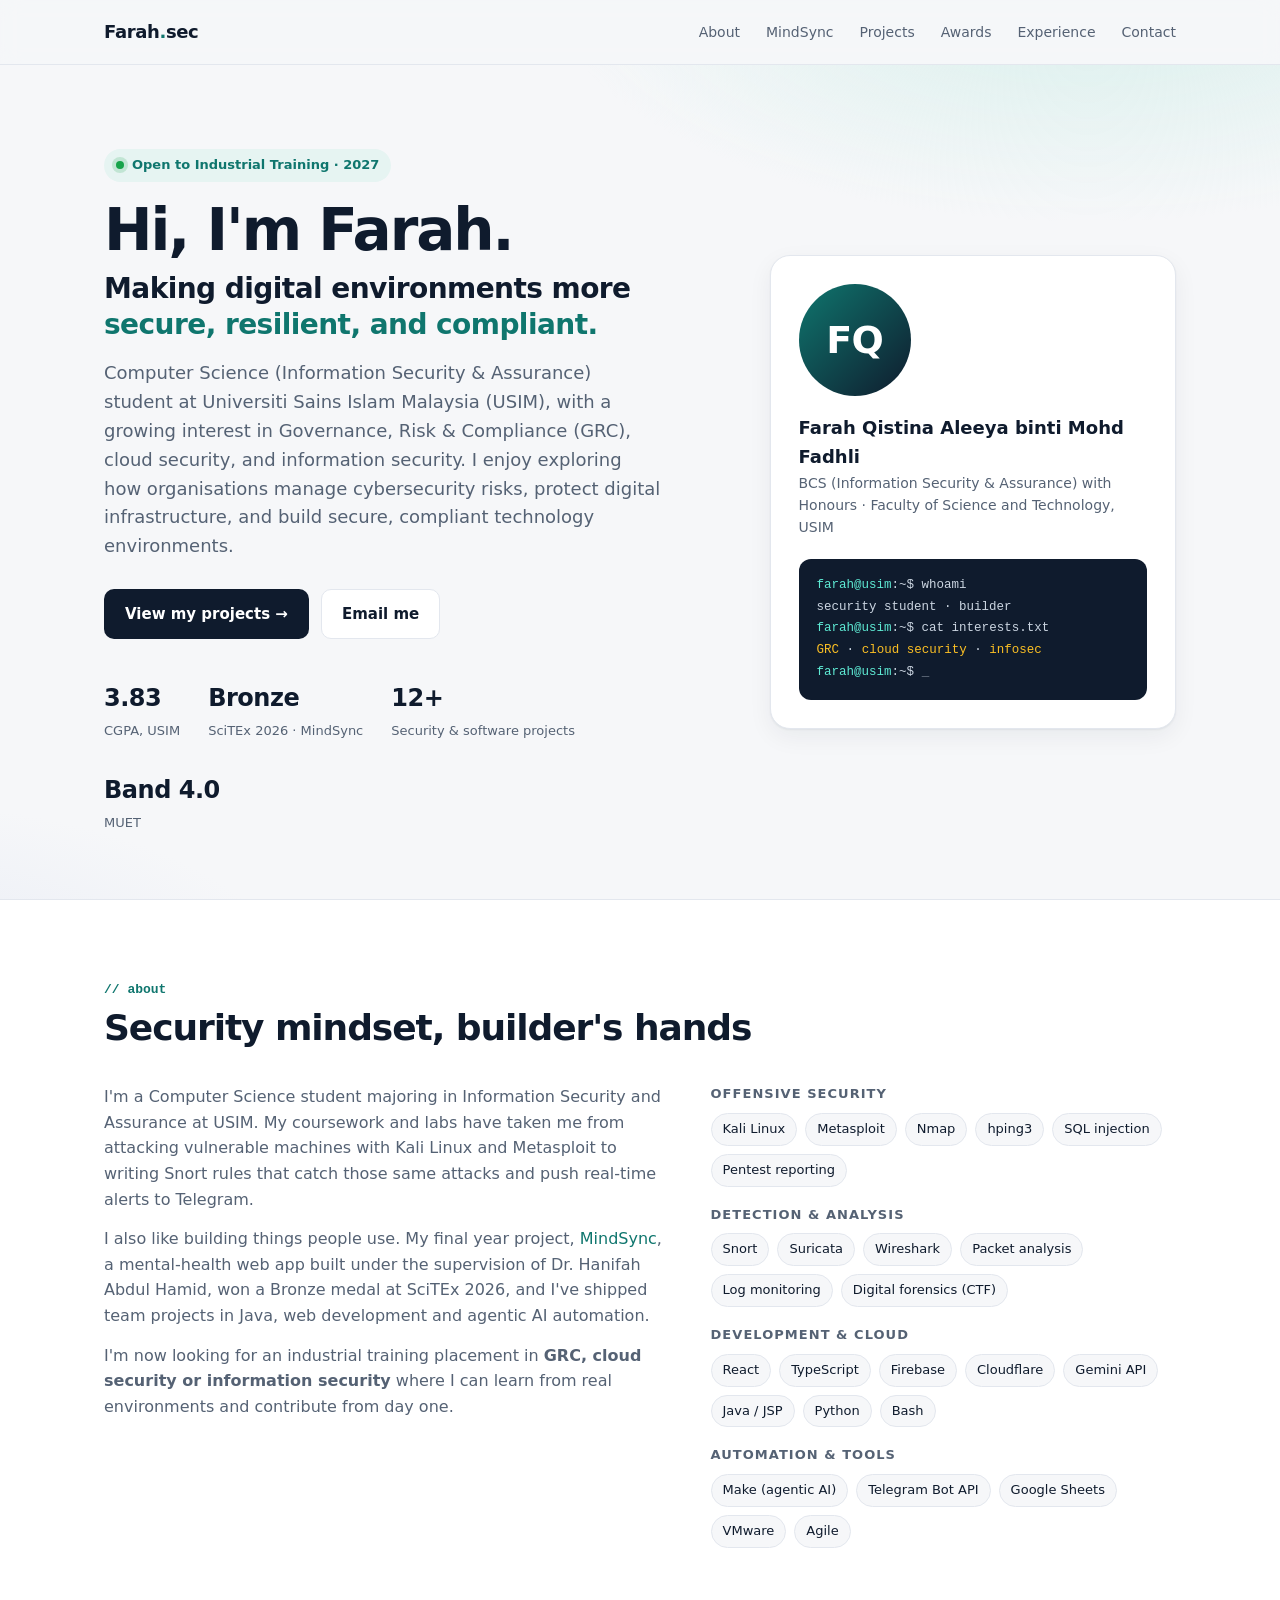
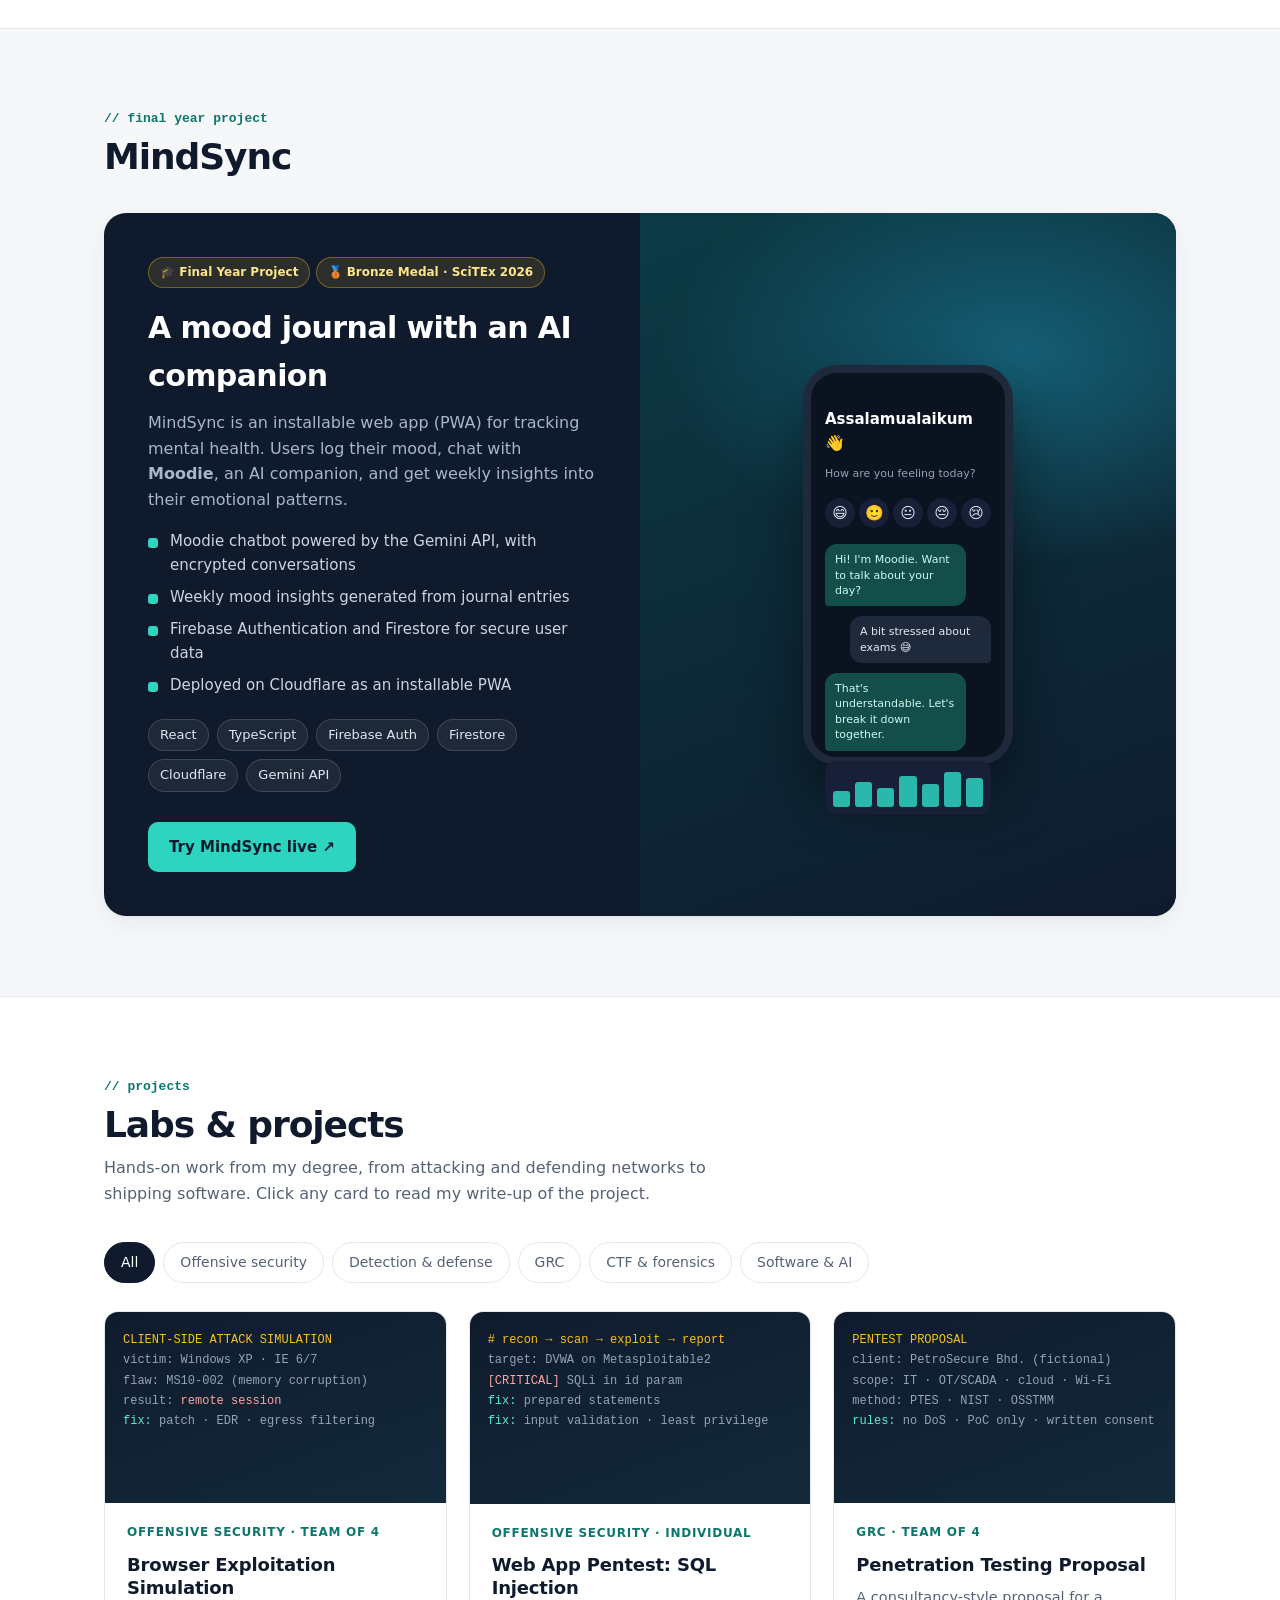
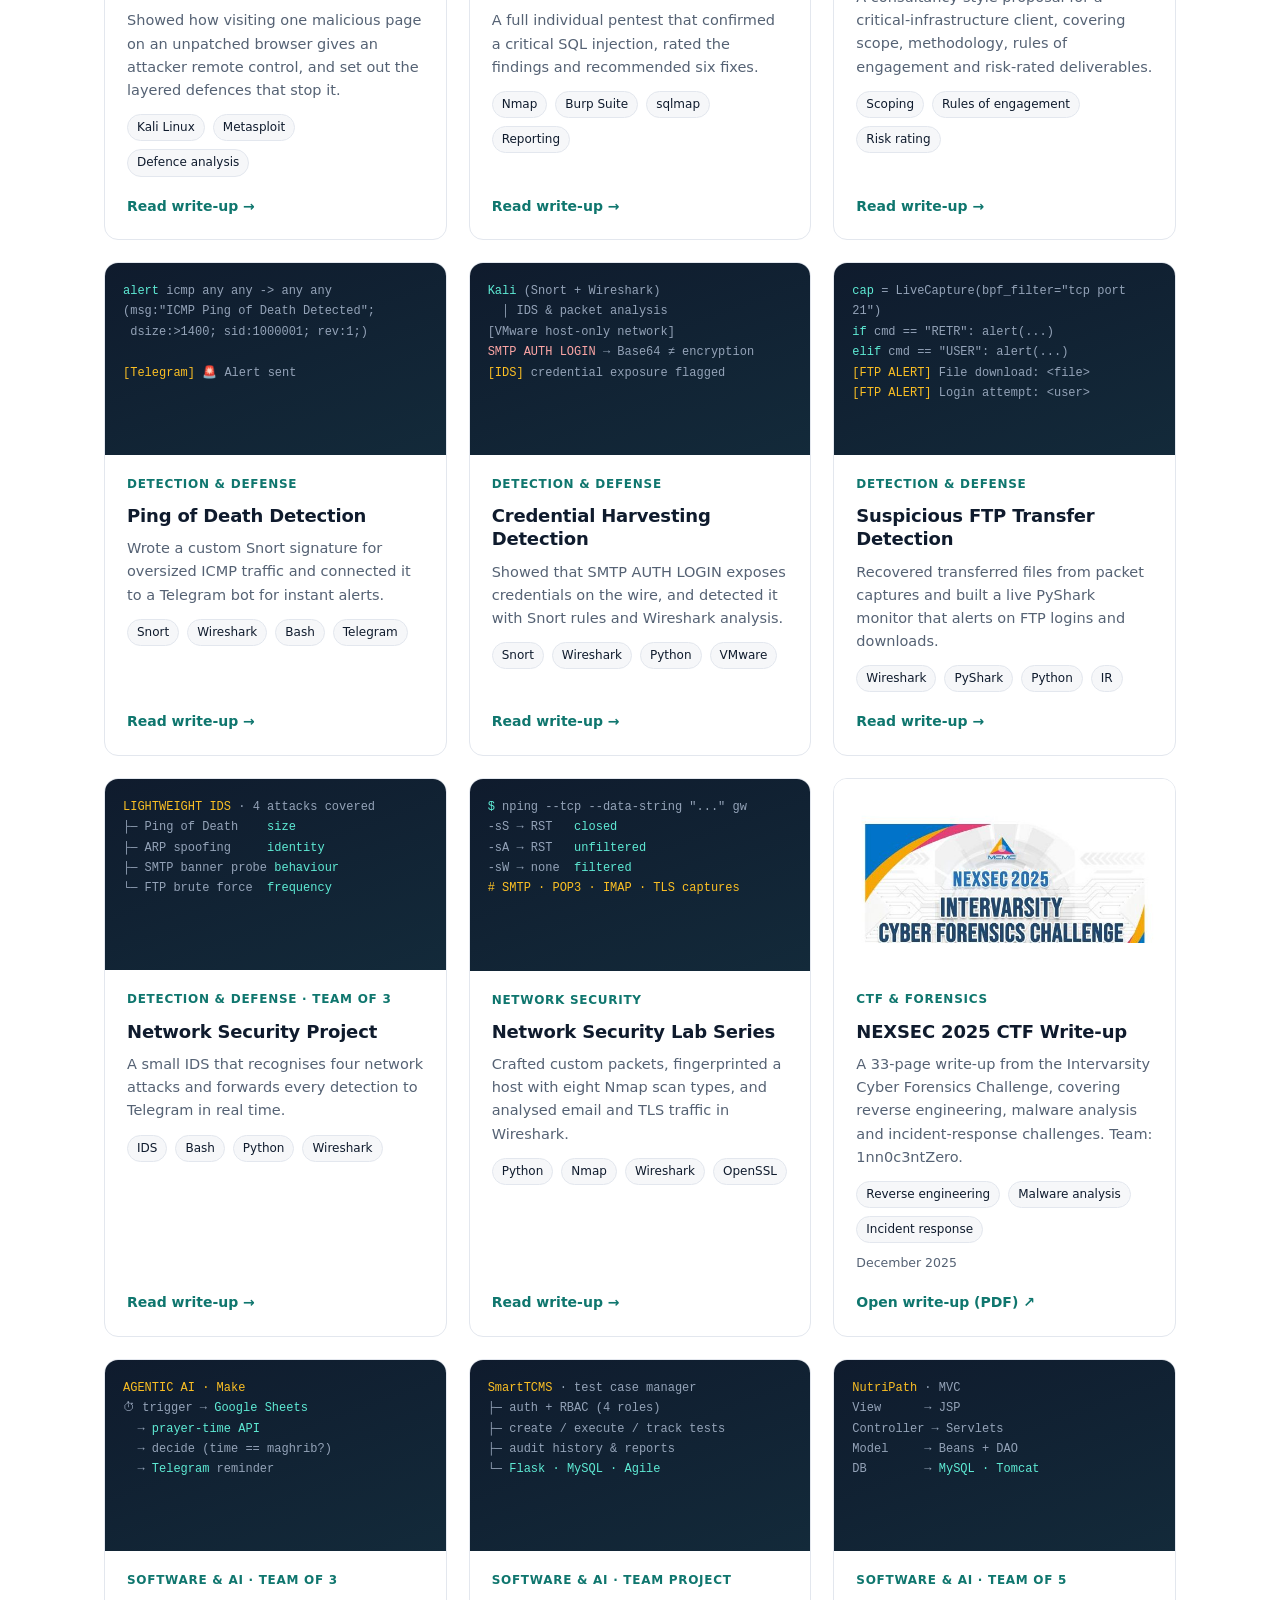
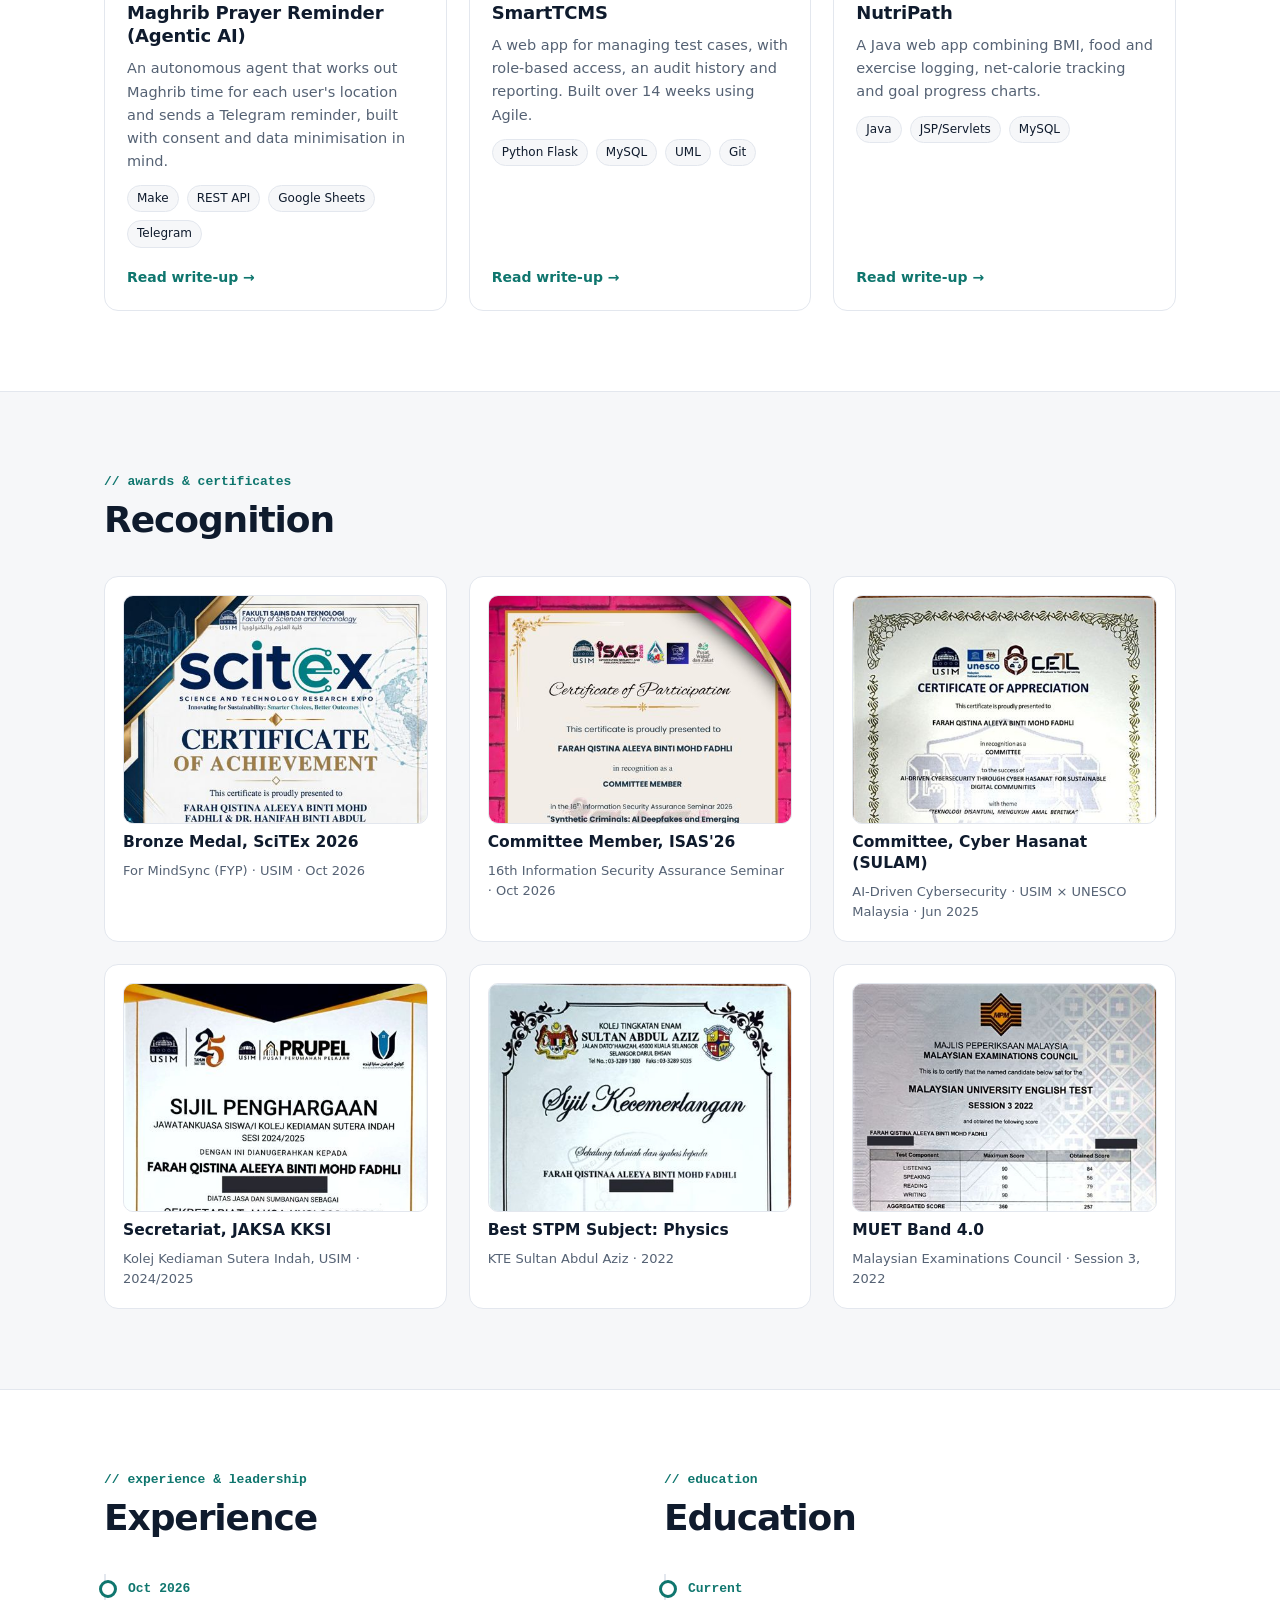
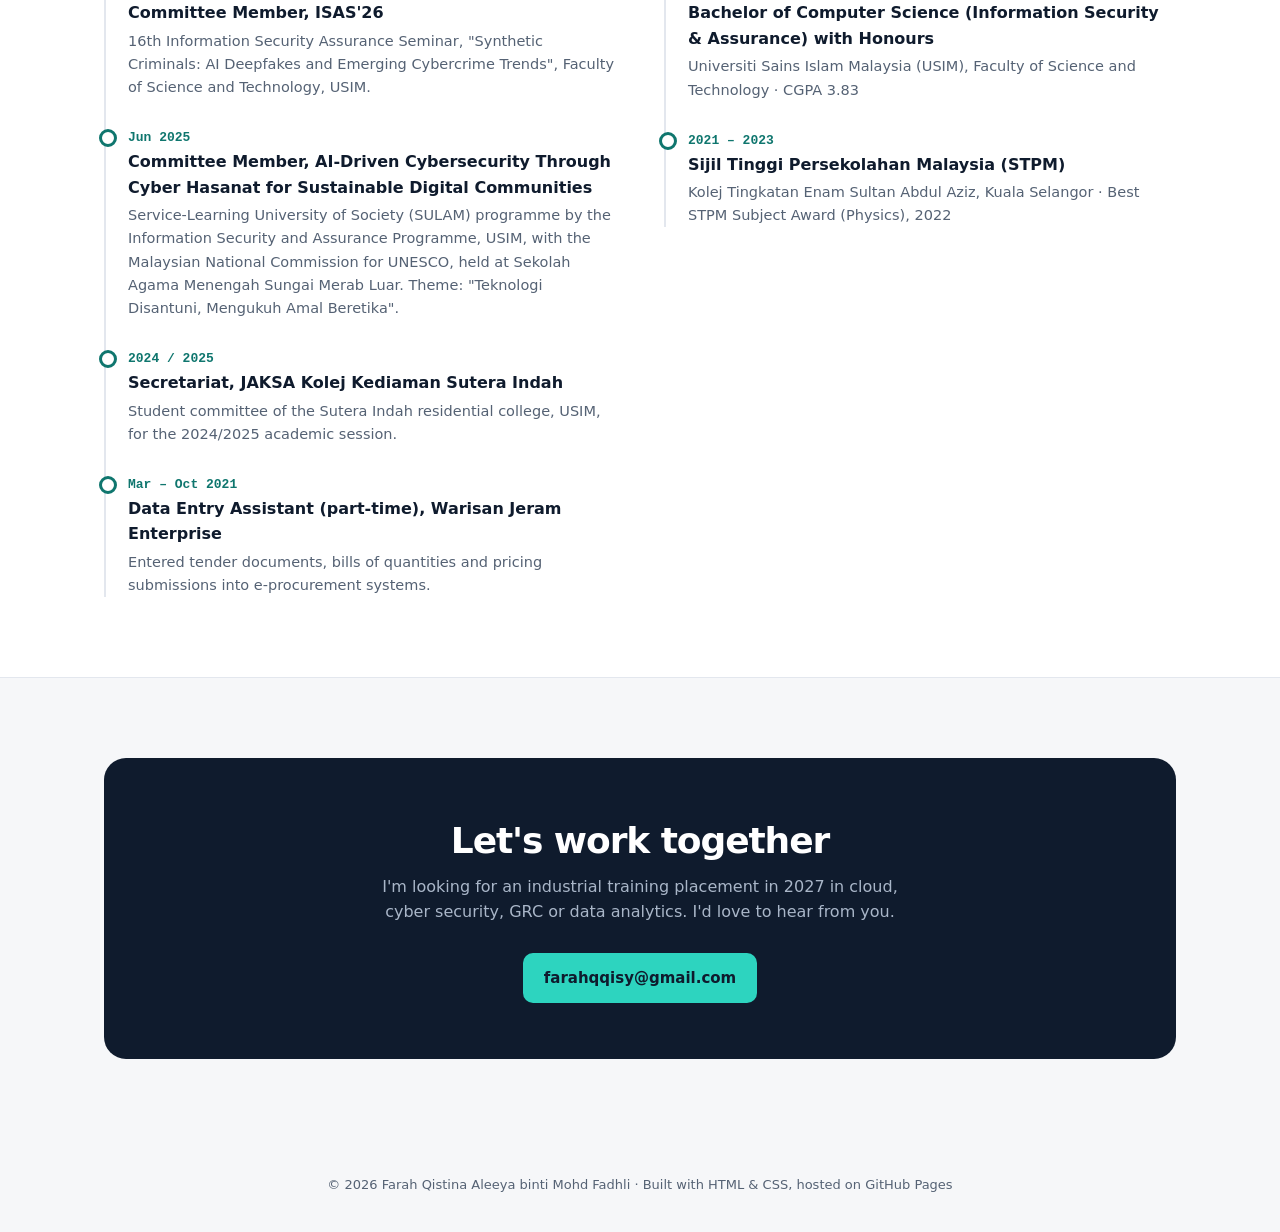
<file: index.html>
<!DOCTYPE html>
<html lang="en">
<head>
<meta charset="UTF-8">
<meta name="viewport" content="width=device-width, initial-scale=1.0">
<title>Farah Qistina | Cyber Security & Cloud Portfolio</title>
<meta name="description" content="Portfolio of Farah Qistina Aleeya, Computer Science (Information Security & Assurance) student at USIM. Penetration testing, intrusion detection, network security, cloud and software projects.">
<link rel="icon" href="data:image/svg+xml,<svg xmlns='http://www.w3.org/2000/svg' viewBox='0 0 64 64'><rect width='64' height='64' rx='14' fill='%230f766e'/><text x='50%' y='56%' text-anchor='middle' dominant-baseline='middle' font-family='Arial' font-weight='700' font-size='28' fill='white'>FQ</text></svg>">
<style>
:root{
  --bg:#f6f7f9; --surface:#ffffff; --ink:#0f1b2d; --muted:#556274; --line:#e3e7ee;
  --accent:#0f766e; --accent-soft:#e6f4f2; --navy:#0f1b2d; --gold:#b7791f;
  --radius:14px; --shadow:0 1px 2px rgba(15,27,45,.06),0 8px 24px rgba(15,27,45,.06);
  --font:"Inter","Segoe UI",system-ui,-apple-system,Roboto,Helvetica,Arial,sans-serif;
  --mono:"JetBrains Mono","Cascadia Code",Consolas,"Courier New",monospace;
}
*{box-sizing:border-box;margin:0;padding:0}
html{scroll-behavior:smooth;scroll-padding-top:72px}
body{font-family:var(--font);background:var(--bg);color:var(--ink);line-height:1.6;font-size:16px}
a{color:var(--accent);text-decoration:none}
a:hover{text-decoration:underline}
img{max-width:100%;display:block}
.wrap{max-width:1120px;margin:0 auto;padding:0 24px}

/* nav */
nav{position:sticky;top:0;z-index:20;background:rgba(246,247,249,.9);backdrop-filter:blur(10px);border-bottom:1px solid var(--line)}
nav .wrap{display:flex;align-items:center;justify-content:space-between;height:64px}
.logo{font-weight:800;color:var(--ink);letter-spacing:-.02em;font-size:18px}
.logo span{color:var(--accent)}
nav ul{display:flex;gap:26px;list-style:none}
nav ul a{color:var(--muted);font-size:14px;font-weight:500}
nav ul a:hover{color:var(--ink);text-decoration:none}

/* hero */
.hero{padding:84px 0 64px;background:
  radial-gradient(900px 400px at 85% -10%,#d7efeb 0,transparent 60%),
  radial-gradient(700px 300px at -10% 110%,#e8ecf5 0,transparent 60%)}
.hero .wrap{display:grid;grid-template-columns:1.35fr .9fr;gap:56px;align-items:center}
.eyebrow{display:inline-flex;align-items:center;gap:8px;font-size:13px;font-weight:600;color:var(--accent);background:var(--accent-soft);padding:6px 12px;border-radius:999px}
.dot{width:8px;height:8px;border-radius:50%;background:#16a34a;box-shadow:0 0 0 4px rgba(22,163,74,.18)}
h1{font-size:clamp(40px,5.4vw,58px);line-height:1.05;letter-spacing:-.035em;margin:18px 0 10px}
.tagline{font-size:clamp(22px,2.6vw,28px);font-weight:700;letter-spacing:-.02em;line-height:1.3;margin-bottom:16px;max-width:600px}
.tagline em{font-style:normal;color:var(--accent)}
h1 em{font-style:normal;color:var(--accent)}
.lead{font-size:18px;color:var(--muted);max-width:560px}
.cta{display:flex;flex-wrap:wrap;gap:12px;margin-top:28px}
.btn{display:inline-flex;align-items:center;gap:8px;padding:12px 20px;border-radius:10px;font-weight:600;font-size:15px;border:1px solid transparent;transition:.15s}
.btn:hover{text-decoration:none;transform:translateY(-1px)}
.btn-primary{background:var(--navy);color:#fff}
.btn-ghost{border-color:var(--line);background:var(--surface);color:var(--ink)}
.facts{display:flex;flex-wrap:wrap;gap:28px;margin-top:40px}
.fact b{display:block;font-size:24px;letter-spacing:-.02em}
.fact span{font-size:13px;color:var(--muted)}

.profile-card{background:var(--surface);border:1px solid var(--line);border-radius:20px;box-shadow:var(--shadow);padding:28px}
.avatar{width:112px;height:112px;border-radius:50%;background:linear-gradient(135deg,#0f766e,#0f1b2d);color:#fff;display:grid;place-items:center;font-size:38px;font-weight:800;letter-spacing:-.02em;margin-bottom:18px;overflow:hidden}
.avatar img{width:100%;height:100%;object-fit:cover}
.profile-card h3{font-size:18px}
.profile-card p{color:var(--muted);font-size:14px}
.term{margin-top:20px;background:#0f1b2d;color:#cbd5e1;border-radius:12px;padding:16px 18px;font-family:var(--mono);font-size:12.5px;line-height:1.75}
.term .p{color:#5eead4}.term .k{color:#fbbf24}

/* sections */
section{padding:80px 0}
.sec-head{margin-bottom:36px}
.sec-head .tag{font-family:var(--mono);font-size:13px;color:var(--accent);font-weight:600}
h2{font-size:clamp(28px,3.4vw,36px);letter-spacing:-.03em;line-height:1.15;margin-top:6px}
.sec-head p{color:var(--muted);margin-top:10px;max-width:640px}
.alt{background:var(--surface);border-top:1px solid var(--line);border-bottom:1px solid var(--line)}

/* about */
.about{display:grid;grid-template-columns:1.2fr 1fr;gap:48px}
.about p{color:var(--muted);margin-bottom:14px}
.skills{display:grid;gap:18px}
.skill-group h4{font-size:13px;text-transform:uppercase;letter-spacing:.08em;color:var(--muted);margin-bottom:8px}
.chips{display:flex;flex-wrap:wrap;gap:8px}
.chip{font-size:13px;padding:5px 11px;border-radius:999px;background:var(--bg);border:1px solid var(--line);color:var(--ink)}
.alt .chip{background:var(--bg)}

/* featured */
.featured{display:grid;grid-template-columns:1fr 1fr;gap:0;background:var(--navy);color:#e2e8f0;border-radius:22px;overflow:hidden;box-shadow:var(--shadow)}
.featured .txt{padding:44px}
.featured .badge{display:inline-flex;gap:8px;align-items:center;font-size:12px;font-weight:700;color:#fde68a;background:rgba(251,191,36,.12);border:1px solid rgba(251,191,36,.35);padding:5px 11px;border-radius:999px}
.featured h3{font-size:30px;color:#fff;letter-spacing:-.02em;margin:16px 0 10px}
.featured p{color:#a9b6c8;margin-bottom:12px}
.featured ul{list-style:none;margin:16px 0 22px;display:grid;gap:8px}
.featured li{padding-left:22px;position:relative;color:#cbd5e1;font-size:15px}
.featured li:before{content:"";position:absolute;left:0;top:9px;width:10px;height:10px;border-radius:3px;background:#2dd4bf}
.featured .chip{background:rgba(255,255,255,.06);border-color:rgba(255,255,255,.14);color:#e2e8f0}
.featured .visual{background:radial-gradient(500px 300px at 70% 20%,#155e75,transparent 70%),linear-gradient(160deg,#0b3b45,#0f1b2d);display:grid;place-items:center;padding:40px;min-height:360px}
.phone{width:210px;height:400px;border-radius:34px;background:#0b1220;border:8px solid #1e293b;box-shadow:0 30px 60px rgba(0,0,0,.45);padding:18px 14px;display:flex;flex-direction:column;gap:10px}
.phone .bar{height:10px;width:60px;border-radius:9px;background:#1e293b;margin:0 auto 6px}
.phone .hello{color:#fff;font-weight:700;font-size:15px}
.phone .sub{color:#94a3b8;font-size:11px}
.moods{display:flex;justify-content:space-between;margin:6px 0}
.moods span{width:30px;height:30px;border-radius:50%;display:grid;place-items:center;font-size:15px;background:#172036}
.bubble{font-size:11px;padding:8px 10px;border-radius:12px;max-width:85%;line-height:1.4}
.bubble.bot{background:#134e4a;color:#ccfbf1;border-bottom-left-radius:4px}
.bubble.me{background:#1e293b;color:#e2e8f0;margin-left:auto;border-bottom-right-radius:4px}
.spark{margin-top:auto;height:54px;flex-shrink:0;border-radius:12px;background:#172036;display:flex;align-items:flex-end;gap:5px;padding:8px}
.spark i{flex:1;background:#2dd4bf;border-radius:3px;opacity:.85}

/* projects */
.filters{display:flex;flex-wrap:wrap;gap:8px;margin-bottom:28px}
.filters button{font:inherit;font-size:14px;font-weight:500;padding:8px 16px;border-radius:999px;border:1px solid var(--line);background:var(--surface);color:var(--muted);cursor:pointer}
.filters button.on{background:var(--navy);border-color:var(--navy);color:#fff}
.grid{display:grid;grid-template-columns:repeat(3,1fr);gap:22px;grid-auto-flow:dense}
.card{color:inherit;text-decoration:none!important;background:var(--surface);border:1px solid var(--line);border-radius:var(--radius);overflow:hidden;display:flex;flex-direction:column;transition:.18s}
.card:hover{box-shadow:var(--shadow);transform:translateY(-2px)}
.card.wide{grid-column:span 2}
.card .media.short{aspect-ratio:21/7}
.card .media{aspect-ratio:16/9;background:#0f1b2d;overflow:hidden;position:relative}
.card .media img,.card .media video{width:100%;height:100%;object-fit:cover}
.card .media.code{padding:18px;font-family:var(--mono);font-size:12px;line-height:1.7;color:#94a3b8;background:linear-gradient(160deg,#0f1b2d,#132a3a)}
.media.code .c{color:#5eead4}.media.code .y{color:#fbbf24}.media.code .r{color:#fca5a5}
.card .body{padding:20px 22px 22px;display:flex;flex-direction:column;gap:10px;flex:1}
.cat{font-size:12px;font-weight:700;letter-spacing:.06em;text-transform:uppercase;color:var(--accent)}
.card h3{font-size:18px;letter-spacing:-.01em;line-height:1.3}
.card p{font-size:14.5px;color:var(--muted)}
.card .chips{margin-top:2px}
.card .chip{font-size:12px;padding:3px 9px}
.meta{font-size:12.5px;color:var(--muted)}
.links{color:var(--accent);margin-top:auto;padding-top:8px;display:flex;gap:16px;font-size:14px;font-weight:600}
.hide{display:none}

/* certs */
.certs{display:grid;grid-template-columns:repeat(3,1fr);gap:22px}
.cert{background:var(--surface);border:1px solid var(--line);border-radius:var(--radius);padding:18px;display:flex;flex-direction:column;gap:8px}
.alt .cert{background:var(--bg)}
.cert:hover{box-shadow:0 8px 24px rgba(15,27,45,.08);transform:translateY(-2px)}
.cert{transition:.18s}
.cert .thumb{aspect-ratio:4/3;border-radius:10px;overflow:hidden;background:var(--bg);border:1px solid var(--line)}
.cert .thumb img{width:100%;height:100%;object-fit:cover;object-position:top}
.cert .icon{aspect-ratio:4/3;border-radius:10px;display:grid;place-items:center;font-size:40px;font-weight:800}
.cert h4{font-size:15.5px;line-height:1.35}
.cert span{font-size:13px;color:var(--muted)}

/* timeline */
.two{display:grid;grid-template-columns:1fr 1fr;gap:48px}
.two h3{font-size:18px;margin-bottom:18px}
.tl{border-left:2px solid var(--line);padding-left:22px;display:grid;gap:24px}
.tl div{position:relative}
.tl div:before{content:"";position:absolute;left:-29px;top:6px;width:12px;height:12px;border-radius:50%;background:var(--surface);border:3px solid var(--accent)}
.tl b{display:block;font-size:16px}
.tl .when{font-size:13px;color:var(--accent);font-weight:600;font-family:var(--mono)}
.tl p{font-size:14.5px;color:var(--muted);margin-top:4px}

/* contact */
.contact{background:var(--navy);color:#e2e8f0;border-radius:22px;padding:56px;text-align:center}
.contact h2{color:#fff}
.contact p{color:#a9b6c8;margin:12px auto 26px;max-width:560px}
.contact .btn-primary{background:#2dd4bf;color:#0f1b2d}
.contact .btn-ghost{background:transparent;color:#fff;border-color:rgba(255,255,255,.25)}
footer{padding:36px 0;text-align:center;color:var(--muted);font-size:13px}

@media (max-width:900px){
  nav ul{display:none}
  .hero .wrap,.about,.featured,.two{grid-template-columns:1fr}
  .grid{grid-template-columns:1fr 1fr}
  .card.wide{grid-column:span 2}
  .certs{grid-template-columns:1fr 1fr}
  .featured .txt{padding:32px}
}
@media (max-width:600px){
  .card .media.short{aspect-ratio:16/9}
  .wrap{padding:0 18px}
  .hero{padding:56px 0 40px}
  section{padding:56px 0}
  .grid,.certs{grid-template-columns:1fr}
  .card.wide{grid-column:span 1}
  .contact{padding:36px 22px}
}
</style>
</head>
<body>

<nav>
  <div class="wrap">
    <a href="#top" class="logo">Farah<span>.</span>sec</a>
    <ul>
      <li><a href="#about">About</a></li>
      <li><a href="#mindsync">MindSync</a></li>
      <li><a href="#projects">Projects</a></li>
      <li><a href="#awards">Awards</a></li>
      <li><a href="#experience">Experience</a></li>
      <li><a href="#contact">Contact</a></li>
    </ul>
  </div>
</nav>

<header class="hero" id="top">
  <div class="wrap">
    <div>
      <span class="eyebrow"><span class="dot"></span>Open to Industrial Training · 2027</span>
      <h1>Hi, I'm Farah.</h1>
      <p class="tagline">Making digital environments more <em>secure, resilient, and compliant.</em></p>
      <p class="lead">Computer Science (Information Security &amp; Assurance) student at Universiti Sains Islam Malaysia (USIM), with a growing interest in Governance, Risk &amp; Compliance (GRC), cloud security, and information security. I enjoy exploring how organisations manage cybersecurity risks, protect digital infrastructure, and build secure, compliant technology environments.</p>
      <div class="cta">
        <a class="btn btn-primary" href="#projects">View my projects →</a>
        <a class="btn btn-ghost" href="mailto:farahqqisy@gmail.com">Email me</a>
        <!-- TODO: add resume. Put the file in docs/ and uncomment:
        <a class="btn btn-ghost" href="docs/Farah-Qistina-Resume.pdf" target="_blank">Download CV</a> -->
      </div>
      <div class="facts">
        <div class="fact"><b>3.83</b><span>CGPA, USIM</span></div>
        <div class="fact"><b>Bronze</b><span>SciTEx 2026 · MindSync</span></div>
        <div class="fact"><b>12+</b><span>Security &amp; software projects</span></div>
        <div class="fact"><b>Band 4.0</b><span>MUET</span></div>
      </div>
    </div>
    <aside class="profile-card">
      <!-- TODO: replace initials with your photo: <div class="avatar"><img src="img/profile.jpg" alt="Farah Qistina"></div> -->
      <div class="avatar">FQ</div>
      <h3>Farah Qistina Aleeya binti Mohd Fadhli</h3>
      <p>BCS (Information Security &amp; Assurance) with Honours · Faculty of Science and Technology, USIM</p>
      <div class="term">
        <div><span class="p">farah@usim</span>:~$ whoami</div>
        <div>security student · builder</div>
        <div><span class="p">farah@usim</span>:~$ cat interests.txt</div>
        <div><span class="k">GRC</span> · <span class="k">cloud security</span> · <span class="k">infosec</span></div>
        <div><span class="p">farah@usim</span>:~$ <span style="opacity:.6">_</span></div>
      </div>
    </aside>
  </div>
</header>

<section id="about" class="alt">
  <div class="wrap">
    <div class="sec-head"><div class="tag">// about</div><h2>Security mindset, builder's hands</h2></div>
    <div class="about">
      <div>
        <p>I'm a Computer Science student majoring in Information Security and Assurance at USIM. My coursework and labs have taken me from attacking vulnerable machines with Kali Linux and Metasploit to writing Snort rules that catch those same attacks and push real-time alerts to Telegram.</p>
        <p>I also like building things people use. My final year project, <a href="#mindsync">MindSync</a>, a mental-health web app built under the supervision of Dr. Hanifah Abdul Hamid, won a Bronze medal at SciTEx 2026, and I've shipped team projects in Java, web development and agentic AI automation.</p>
        <p>I'm now looking for an industrial training placement in <b>GRC, cloud security or information security</b> where I can learn from real environments and contribute from day one.</p>
      </div>
      <div class="skills">
        <div class="skill-group"><h4>Offensive security</h4><div class="chips"><span class="chip">Kali Linux</span><span class="chip">Metasploit</span><span class="chip">Nmap</span><span class="chip">hping3</span><span class="chip">SQL injection</span><span class="chip">Pentest reporting</span></div></div>
        <div class="skill-group"><h4>Detection &amp; analysis</h4><div class="chips"><span class="chip">Snort</span><span class="chip">Suricata</span><span class="chip">Wireshark</span><span class="chip">Packet analysis</span><span class="chip">Log monitoring</span><span class="chip">Digital forensics (CTF)</span></div></div>
        <div class="skill-group"><h4>Development &amp; cloud</h4><div class="chips"><span class="chip">React</span><span class="chip">TypeScript</span><span class="chip">Firebase</span><span class="chip">Cloudflare</span><span class="chip">Gemini API</span><span class="chip">Java / JSP</span><span class="chip">Python</span><span class="chip">Bash</span></div></div>
        <div class="skill-group"><h4>Automation &amp; tools</h4><div class="chips"><span class="chip">Make (agentic AI)</span><span class="chip">Telegram Bot API</span><span class="chip">Google Sheets</span><span class="chip">VMware</span><span class="chip">Agile</span></div></div>
      </div>
    </div>
  </div>
</section>

<section id="mindsync">
  <div class="wrap">
    <div class="sec-head"><div class="tag">// final year project</div><h2>MindSync</h2></div>
    <div class="featured">
      <div class="txt">
        <span class="badge">🎓 Final Year Project</span> <span class="badge">🥉 Bronze Medal · SciTEx 2026</span>
        <h3>A mood journal with an AI companion</h3>
        <p>MindSync is an installable web app (PWA) for tracking mental health. Users log their mood, chat with <b>Moodie</b>, an AI companion, and get weekly insights into their emotional patterns.</p>
        <ul>
          <li>Moodie chatbot powered by the Gemini API, with encrypted conversations</li>
          <li>Weekly mood insights generated from journal entries</li>
          <li>Firebase Authentication and Firestore for secure user data</li>
          <li>Deployed on Cloudflare as an installable PWA</li>
        </ul>
        <div class="chips"><span class="chip">React</span><span class="chip">TypeScript</span><span class="chip">Firebase Auth</span><span class="chip">Firestore</span><span class="chip">Cloudflare</span><span class="chip">Gemini API</span></div>
        <div class="links" style="margin-top:22px"><a class="btn" href="https://mindsync-web.pages.dev" target="_blank" rel="noopener" style="background:#2dd4bf;color:#0f1b2d">Try MindSync live ↗</a></div>
              </div>
      <div class="visual" aria-hidden="true">
        <!-- TODO: replace this illustration with a real screenshot: <img src="img/mindsync.png" alt="MindSync app"> -->
        <div class="phone">
          <div class="bar"></div>
          <div class="hello">Assalamualaikum 👋</div>
          <div class="sub">How are you feeling today?</div>
          <div class="moods"><span>😄</span><span>🙂</span><span>😐</span><span>😔</span><span>😢</span></div>
          <div class="bubble bot">Hi! I'm Moodie. Want to talk about your day?</div>
          <div class="bubble me">A bit stressed about exams 😅</div>
          <div class="bubble bot">That's understandable. Let's break it down together.</div>
          <div class="spark"><i style="height:40%"></i><i style="height:65%"></i><i style="height:50%"></i><i style="height:80%"></i><i style="height:60%"></i><i style="height:90%"></i><i style="height:75%"></i></div>
        </div>
      </div>
    </div>
  </div>
</section>

<section id="projects" class="alt">
  <div class="wrap">
    <div class="sec-head"><div class="tag">// projects</div><h2>Labs &amp; projects</h2><p>Hands-on work from my degree, from attacking and defending networks to shipping software. Click any card to read my write-up of the project.</p></div>

    <div class="filters" role="tablist">
      <button class="on" data-f="all">All</button>
      <button data-f="offense">Offensive security</button>
      <button data-f="defense">Detection &amp; defense</button>
      <button data-f="grc">GRC</button>
      <button data-f="ctf">CTF &amp; forensics</button>
      <button data-f="dev">Software &amp; AI</button>
    </div>

    <div class="grid">
      <a class="card" href="projects/browser-exploitation.html" data-c="offense">
        <div class="media code"><div><span class="y">CLIENT-SIDE ATTACK SIMULATION</span></div><div>victim: Windows XP · IE 6/7</div><div>flaw: MS10-002 (memory corruption)</div><div>result: <span class="r">remote session</span></div><div><span class="c">fix:</span> patch · EDR · egress filtering</div></div>
        <div class="body">
          <div class="cat">Offensive security · Team of 4</div>
          <h3>Browser Exploitation Simulation</h3>
          <p>Showed how visiting one malicious page on an unpatched browser gives an attacker remote control, and set out the layered defences that stop it.</p>
          <div class="chips"><span class="chip">Kali Linux</span><span class="chip">Metasploit</span><span class="chip">Defence analysis</span></div>
          <div class="links"><span>Read write-up →</span></div>
        </div>
      </a>

      <a class="card" href="projects/sql-injection-pentest.html" data-c="offense">
        <div class="media code"><div><span class="y"># recon → scan → exploit → report</span></div><div>target: DVWA on Metasploitable2</div><div><span class="r">[CRITICAL]</span> SQLi in id param</div><div><span class="c">fix:</span> prepared statements</div><div><span class="c">fix:</span> input validation · least privilege</div></div>
        <div class="body">
          <div class="cat">Offensive security · Individual</div>
          <h3>Web App Pentest: SQL Injection</h3>
          <p>A full individual pentest that confirmed a critical SQL injection, rated the findings and recommended six fixes.</p>
          <div class="chips"><span class="chip">Nmap</span><span class="chip">Burp Suite</span><span class="chip">sqlmap</span><span class="chip">Reporting</span></div>
          <div class="links"><span>Read write-up →</span></div>
        </div>
      </a>

      <a class="card" href="projects/pentest-proposal.html" data-c="offense grc">
        <div class="media code"><div><span class="y">PENTEST PROPOSAL</span></div><div>client: PetroSecure Bhd. (fictional)</div><div>scope: IT · OT/SCADA · cloud · Wi-Fi</div><div>method: PTES · NIST · OSSTMM</div><div><span class="c">rules:</span> no DoS · PoC only · written consent</div></div>
        <div class="body">
          <div class="cat">GRC · Team of 4</div>
          <h3>Penetration Testing Proposal</h3>
          <p>A consultancy-style proposal for a critical-infrastructure client, covering scope, methodology, rules of engagement and risk-rated deliverables.</p>
          <div class="chips"><span class="chip">Scoping</span><span class="chip">Rules of engagement</span><span class="chip">Risk rating</span></div>
          <div class="links"><span>Read write-up →</span></div>
        </div>
      </a>

      <a class="card" href="projects/ping-of-death-detection.html" data-c="defense">
        <div class="media code"><div><span class="c">alert</span> icmp any any -&gt; any any</div><div>(msg:"ICMP Ping of Death Detected";</div><div>&nbsp;dsize:&gt;1400; sid:1000001; rev:1;)</div><div>&nbsp;</div><div><span class="y">[Telegram]</span> 🚨 Alert sent</div></div>
        <div class="body">
          <div class="cat">Detection &amp; defense</div>
          <h3>Ping of Death Detection</h3>
          <p>Wrote a custom Snort signature for oversized ICMP traffic and connected it to a Telegram bot for instant alerts.</p>
          <div class="chips"><span class="chip">Snort</span><span class="chip">Wireshark</span><span class="chip">Bash</span><span class="chip">Telegram</span></div>
          <div class="links"><span>Read write-up →</span></div>
        </div>
      </a>

      <a class="card" href="projects/credential-harvesting-detection.html" data-c="defense">
        <div class="media code"><div><span class="c">Kali</span> (Snort + Wireshark)</div><div>&nbsp;&nbsp;│ IDS &amp; packet analysis</div><div>[VMware host-only network]</div><div><span class="r">SMTP AUTH LOGIN</span> → Base64 ≠ encryption</div><div><span class="y">[IDS]</span> credential exposure flagged</div></div>
        <div class="body">
          <div class="cat">Detection &amp; defense</div>
          <h3>Credential Harvesting Detection</h3>
          <p>Showed that SMTP AUTH LOGIN exposes credentials on the wire, and detected it with Snort rules and Wireshark analysis.</p>
          <div class="chips"><span class="chip">Snort</span><span class="chip">Wireshark</span><span class="chip">Python</span><span class="chip">VMware</span></div>
          <div class="links"><span>Read write-up →</span></div>
        </div>
      </a>

      <a class="card" href="projects/ftp-malware-detection.html" data-c="defense">
        <div class="media code"><div><span class="c">cap</span> = LiveCapture(bpf_filter="tcp port 21")</div><div><span class="c">if</span> cmd == "RETR": alert(...)</div><div><span class="c">elif</span> cmd == "USER": alert(...)</div><div><span class="y">[FTP ALERT]</span> File download: &lt;file&gt;</div><div><span class="y">[FTP ALERT]</span> Login attempt: &lt;user&gt;</div></div>
        <div class="body">
          <div class="cat">Detection &amp; defense</div>
          <h3>Suspicious FTP Transfer Detection</h3>
          <p>Recovered transferred files from packet captures and built a live PyShark monitor that alerts on FTP logins and downloads.</p>
          <div class="chips"><span class="chip">Wireshark</span><span class="chip">PyShark</span><span class="chip">Python</span><span class="chip">IR</span></div>
          <div class="links"><span>Read write-up →</span></div>
        </div>
      </a>

      <a class="card" href="projects/network-security-project.html" data-c="defense">
        <div class="media code"><div><span class="y">LIGHTWEIGHT IDS</span> · 4 attacks covered</div><div>├─ Ping of Death &nbsp;&nbsp;&nbsp;<span class="c">size</span></div><div>├─ ARP spoofing &nbsp;&nbsp;&nbsp;&nbsp;<span class="c">identity</span></div><div>├─ SMTP banner probe <span class="c">behaviour</span></div><div>└─ FTP brute force &nbsp;<span class="c">frequency</span></div></div>
        <div class="body">
          <div class="cat">Detection &amp; defense · Team of 3</div>
          <h3>Network Security Project</h3>
          <p>A small IDS that recognises four network attacks and forwards every detection to Telegram in real time.</p>
          <div class="chips"><span class="chip">IDS</span><span class="chip">Bash</span><span class="chip">Python</span><span class="chip">Wireshark</span></div>
          <div class="links"><span>Read write-up →</span></div>
        </div>
      </a>

      <a class="card" href="projects/network-security-labs.html" data-c="defense">
        <div class="media code"><div><span class="c">$</span> nping --tcp --data-string "..." gw</div><div>-sS → RST &nbsp;&nbsp;<span class="c">closed</span></div><div>-sA → RST &nbsp;&nbsp;<span class="c">unfiltered</span></div><div>-sW → none &nbsp;<span class="c">filtered</span></div><div><span class="y"># SMTP · POP3 · IMAP · TLS captures</span></div></div>
        <div class="body">
          <div class="cat">Network security</div>
          <h3>Network Security Lab Series</h3>
          <p>Crafted custom packets, fingerprinted a host with eight Nmap scan types, and analysed email and TLS traffic in Wireshark.</p>
          <div class="chips"><span class="chip">Python</span><span class="chip">Nmap</span><span class="chip">Wireshark</span><span class="chip">OpenSSL</span></div>
          <div class="links"><span>Read write-up →</span></div>
        </div>
      </a>

      <a class="card" href="docs/nexsec-2025-ctf-writeup.pdf" target="_blank" data-c="ctf">
        <div class="media" style="background:#fff"><img src="img/nexsec-2025-ctf-writeup.jpg" alt="NEXSEC 2025 Intervarsity Cyber Forensics Challenge" loading="lazy" style="object-fit:contain;padding:10px"></div>
        <div class="body">
          <div class="cat">CTF &amp; forensics</div>
          <h3>NEXSEC 2025 CTF Write-up</h3>
          <p>A 33-page write-up from the Intervarsity Cyber Forensics Challenge, covering reverse engineering, malware analysis and incident-response challenges. Team: 1nn0c3ntZero.</p>
          <div class="chips"><span class="chip">Reverse engineering</span><span class="chip">Malware analysis</span><span class="chip">Incident response</span></div>
          <div class="meta">December 2025</div>
          <div class="links"><span>Open write-up (PDF) ↗</span></div>
        </div>
      </a>

      <a class="card" href="projects/maghrib-prayer-reminder.html" data-c="dev">
        <div class="media code"><div><span class="y">AGENTIC AI · Make</span></div><div>⏱ trigger → <span class="c">Google Sheets</span></div><div>&nbsp;&nbsp;→ <span class="c">prayer-time API</span></div><div>&nbsp;&nbsp;→ decide (time == maghrib?)</div><div>&nbsp;&nbsp;→ <span class="c">Telegram</span> reminder</div></div>
        <div class="body">
          <div class="cat">Software &amp; AI · Team of 3</div>
          <h3>Maghrib Prayer Reminder (Agentic AI)</h3>
          <p>An autonomous agent that works out Maghrib time for each user's location and sends a Telegram reminder, built with consent and data minimisation in mind.</p>
          <div class="chips"><span class="chip">Make</span><span class="chip">REST API</span><span class="chip">Google Sheets</span><span class="chip">Telegram</span></div>
          <div class="links"><span>Read write-up →</span></div>
        </div>
      </a>

      <a class="card" href="projects/smarttcms.html" data-c="dev">
        <div class="media code"><div><span class="y">SmartTCMS</span> · test case manager</div><div>├─ auth + RBAC (4 roles)</div><div>├─ create / execute / track tests</div><div>├─ audit history &amp; reports</div><div>└─ <span class="c">Flask · MySQL · Agile</span></div></div>
        <div class="body">
          <div class="cat">Software &amp; AI · Team project</div>
          <h3>SmartTCMS</h3>
          <p>A web app for managing test cases, with role-based access, an audit history and reporting. Built over 14 weeks using Agile.</p>
          <div class="chips"><span class="chip">Python Flask</span><span class="chip">MySQL</span><span class="chip">UML</span><span class="chip">Git</span></div>
          <div class="links"><span>Read write-up →</span></div>
        </div>
      </a>

      <a class="card" href="projects/nutripath.html" data-c="dev">
        <div class="media code"><div><span class="y">NutriPath</span> · MVC</div><div>View &nbsp;&nbsp;&nbsp;&nbsp;&nbsp;→ JSP</div><div>Controller → Servlets</div><div>Model &nbsp;&nbsp;&nbsp;&nbsp;→ Beans + DAO</div><div>DB &nbsp;&nbsp;&nbsp;&nbsp;&nbsp;&nbsp;&nbsp;→ <span class="c">MySQL · Tomcat</span></div></div>
        <div class="body">
          <div class="cat">Software &amp; AI · Team of 5</div>
          <h3>NutriPath</h3>
          <p>A Java web app combining BMI, food and exercise logging, net-calorie tracking and goal progress charts.</p>
          <div class="chips"><span class="chip">Java</span><span class="chip">JSP/Servlets</span><span class="chip">MySQL</span></div>
          <div class="links"><span>Read write-up →</span></div>
        </div>
      </a>
    </div>
  </div>
</section>

<section id="awards">
  <div class="wrap">
    <div class="sec-head"><div class="tag">// awards &amp; certificates</div><h2>Recognition</h2></div>
    <div class="certs">
      <a class="cert" href="img/certs/scitex.jpg" target="_blank" style="color:inherit;text-decoration:none">
        <div class="thumb"><img src="img/certs/scitex-thumb.jpg" alt="Bronze Medal, SciTEx 2026 certificate" loading="lazy"></div>
        <h4>Bronze Medal, SciTEx 2026</h4><span>For MindSync (FYP) · USIM · Oct 2026</span>
      </a>
      <a class="cert" href="img/certs/isas26.jpg" target="_blank" style="color:inherit;text-decoration:none">
        <div class="thumb"><img src="img/certs/isas26-thumb.jpg" alt="Committee Member, ISAS'26 certificate" loading="lazy"></div>
        <h4>Committee Member, ISAS'26</h4><span>16th Information Security Assurance Seminar · Oct 2026</span>
      </a>
      <a class="cert" href="img/certs/cyberhasanat.jpg" target="_blank" style="color:inherit;text-decoration:none">
        <div class="thumb"><img src="img/certs/cyberhasanat-thumb.jpg" alt="Committee, Cyber Hasanat (SULAM) certificate" loading="lazy"></div>
        <h4>Committee, Cyber Hasanat (SULAM)</h4><span>AI-Driven Cybersecurity · USIM × UNESCO Malaysia · Jun 2025</span>
      </a>
      <a class="cert" href="img/certs/kksi.jpg" target="_blank" style="color:inherit;text-decoration:none">
        <div class="thumb"><img src="img/certs/kksi-thumb.jpg" alt="Secretariat, JAKSA KKSI certificate" loading="lazy"></div>
        <h4>Secretariat, JAKSA KKSI</h4><span>Kolej Kediaman Sutera Indah, USIM · 2024/2025</span>
      </a>
      <a class="cert" href="img/certs/stpm.jpg" target="_blank" style="color:inherit;text-decoration:none">
        <div class="thumb"><img src="img/certs/stpm-thumb.jpg" alt="Best STPM Subject: Physics certificate" loading="lazy"></div>
        <h4>Best STPM Subject: Physics</h4><span>KTE Sultan Abdul Aziz · 2022</span>
      </a>
      <a class="cert" href="img/certs/muet.jpg" target="_blank" style="color:inherit;text-decoration:none">
        <div class="thumb"><img src="img/certs/muet-thumb.jpg" alt="MUET Band 4.0 certificate" loading="lazy"></div>
        <h4>MUET Band 4.0</h4><span>Malaysian Examinations Council · Session 3, 2022</span>
      </a>
      <!-- TODO: add new certificates here: put the image in img/certs/ and copy one block above -->
    </div>
  </div>
</section>

<section id="experience" class="alt">
  <div class="wrap">
    <div class="two">
      <div>
        <div class="sec-head"><div class="tag">// experience &amp; leadership</div><h2>Experience</h2></div>
        <div class="tl">
          <div><span class="when">Oct 2026</span><b>Committee Member, ISAS'26</b><p>16th Information Security Assurance Seminar, "Synthetic Criminals: AI Deepfakes and Emerging Cybercrime Trends", Faculty of Science and Technology, USIM.</p></div>
          <div><span class="when">Jun 2025</span><b>Committee Member, AI-Driven Cybersecurity Through Cyber Hasanat for Sustainable Digital Communities</b><p>Service-Learning University of Society (SULAM) programme by the Information Security and Assurance Programme, USIM, with the Malaysian National Commission for UNESCO, held at Sekolah Agama Menengah Sungai Merab Luar. Theme: "Teknologi Disantuni, Mengukuh Amal Beretika".</p></div>
          <div><span class="when">2024 / 2025</span><b>Secretariat, JAKSA Kolej Kediaman Sutera Indah</b><p>Student committee of the Sutera Indah residential college, USIM, for the 2024/2025 academic session.</p></div>
          <div><span class="when">Mar – Oct 2021</span><b>Data Entry Assistant (part-time), Warisan Jeram Enterprise</b><p>Entered tender documents, bills of quantities and pricing submissions into e-procurement systems.</p></div>
        </div>
      </div>
      <div>
        <div class="sec-head"><div class="tag">// education</div><h2>Education</h2></div>
        <div class="tl">
          <div><span class="when">Current</span><b>Bachelor of Computer Science (Information Security &amp; Assurance) with Honours</b><p>Universiti Sains Islam Malaysia (USIM), Faculty of Science and Technology · CGPA 3.83</p></div>
          <div><span class="when">2021 – 2023</span><b>Sijil Tinggi Persekolahan Malaysia (STPM)</b><p>Kolej Tingkatan Enam Sultan Abdul Aziz, Kuala Selangor · Best STPM Subject Award (Physics), 2022</p></div>
        </div>
      </div>
    </div>
  </div>
</section>

<section id="contact">
  <div class="wrap">
    <div class="contact">
      <h2>Let's work together</h2>
      <p>I'm looking for an industrial training placement in 2027 in cloud, cyber security, GRC or data analytics. I'd love to hear from you.</p>
      <div class="cta" style="justify-content:center">
        <a class="btn btn-primary" href="mailto:farahqqisy@gmail.com">farahqqisy@gmail.com</a>
        <!-- TODO: add your real links and uncomment:
        <a class="btn btn-ghost" href="https://www.linkedin.com/in/YOUR-LINKEDIN" target="_blank">LinkedIn</a>
        <a class="btn btn-ghost" href="https://github.com/YOUR-USERNAME" target="_blank">GitHub</a> -->
      </div>
    </div>
  </div>
</section>

<footer>© 2026 Farah Qistina Aleeya binti Mohd Fadhli · Built with HTML &amp; CSS, hosted on GitHub Pages</footer>

<script>
document.querySelectorAll('.filters button').forEach(function(b){
  b.addEventListener('click',function(){
    document.querySelectorAll('.filters button').forEach(function(x){x.classList.remove('on')});
    b.classList.add('on');
    var f=b.dataset.f;
    document.querySelectorAll('.grid .card').forEach(function(c){
      var cats=(c.dataset.c||'').split(' ');
      c.classList.toggle('hide', f!=='all' && cats.indexOf(f)===-1);
    });
  });
});
</script>
</body>
</html>
</file>
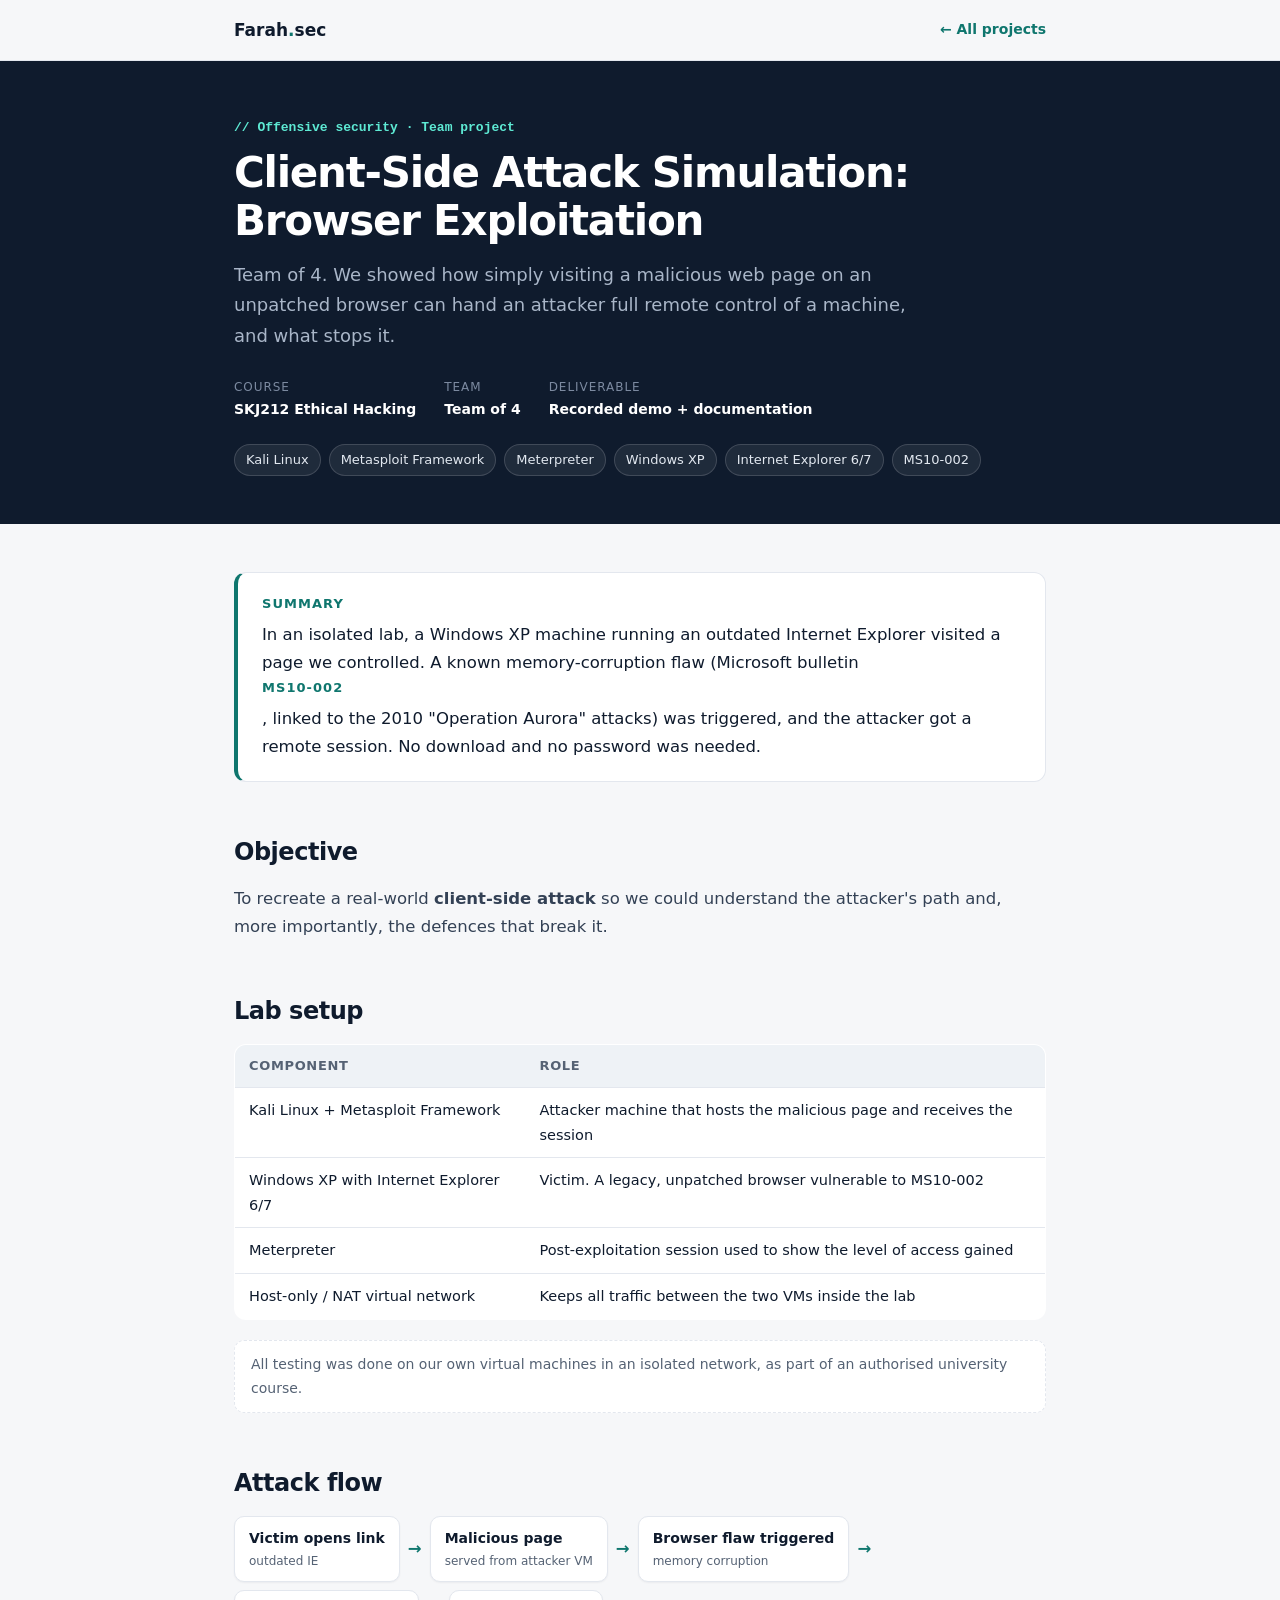
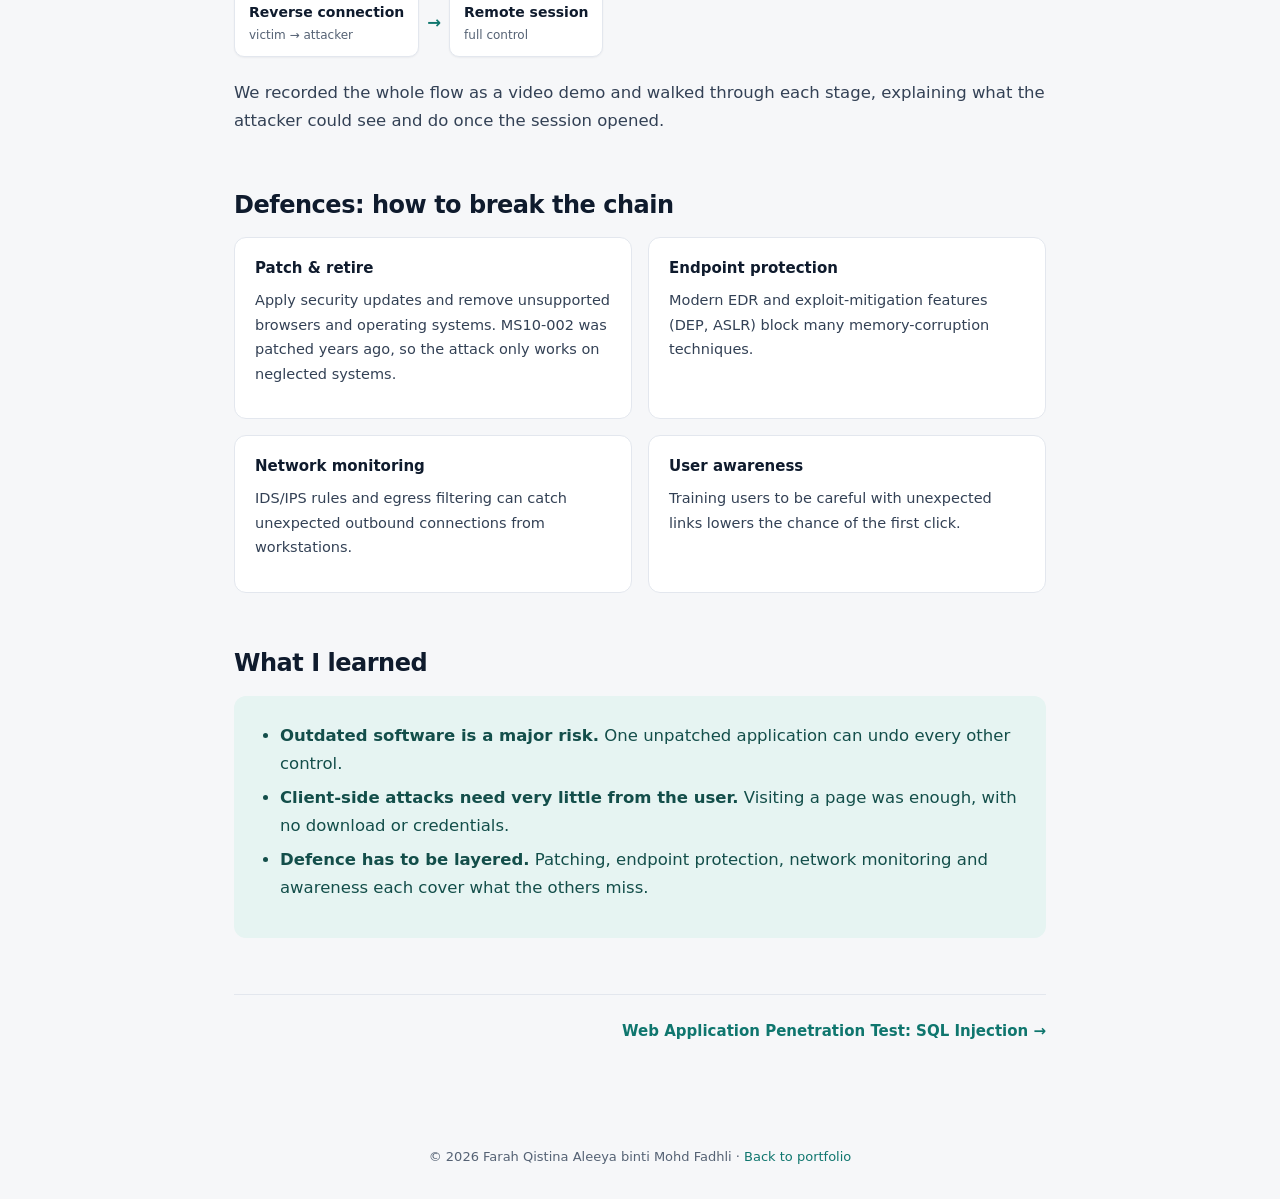
<file: projects/browser-exploitation.html>
<!DOCTYPE html>
<html lang="en">
<head>
<meta charset="UTF-8">
<meta name="viewport" content="width=device-width, initial-scale=1.0">
<title>Client-Side Attack Simulation: Browser Exploitation | Farah Qistina</title>
<meta name="description" content="Team of 4. We showed how simply visiting a malicious web page on an unpatched browser can hand an attacker full remote control of a machine, and what stops it.">
<link rel="icon" href="data:image/svg+xml,<svg xmlns='http://www.w3.org/2000/svg' viewBox='0 0 64 64'><rect width='64' height='64' rx='14' fill='%230f766e'/><text x='50%' y='56%' text-anchor='middle' dominant-baseline='middle' font-family='Arial' font-weight='700' font-size='28' fill='white'>FQ</text></svg>">
<link rel="stylesheet" href="../assets/writeup.css">
</head>
<body>
<nav><div class="in"><a class="logo" href="../index.html">Farah<span>.</span>sec</a><a class="back" href="../index.html#projects">← All projects</a></div></nav>
<header class="hero"><div class="wrap">
  <div class="cat">// Offensive security · Team project</div>
  <h1>Client-Side Attack Simulation: Browser Exploitation</h1>
  <p class="sub">Team of 4. We showed how simply visiting a malicious web page on an unpatched browser can hand an attacker full remote control of a machine, and what stops it.</p>
  <div class="meta"><div><span>Course</span><b>SKJ212 Ethical Hacking</b></div><div><span>Team</span><b>Team of 4</b></div><div><span>Deliverable</span><b>Recorded demo + documentation</b></div></div>
  <div class="chips"><span class="chip">Kali Linux</span><span class="chip">Metasploit Framework</span><span class="chip">Meterpreter</span><span class="chip">Windows XP</span><span class="chip">Internet Explorer 6/7</span><span class="chip">MS10-002</span></div>
</div></header>
<main><div class="wrap"><article>
<div class="tldr"><b>Summary</b>In an isolated lab, a Windows XP machine running an outdated Internet Explorer visited a page we controlled. A known memory-corruption flaw (Microsoft bulletin <b>MS10-002</b>, linked to the 2010 "Operation Aurora" attacks) was triggered, and the attacker got a remote session. No download and no password was needed.</div>

<h2>Objective</h2>
<p>To recreate a real-world <b>client-side attack</b> so we could understand the attacker's path and, more importantly, the defences that break it.</p>

<h2>Lab setup</h2>
<table>
  <tr><th>Component</th><th>Role</th></tr>
  <tr><td>Kali Linux + Metasploit Framework</td><td>Attacker machine that hosts the malicious page and receives the session</td></tr>
  <tr><td>Windows XP with Internet Explorer 6/7</td><td>Victim. A legacy, unpatched browser vulnerable to MS10-002</td></tr>
  <tr><td>Meterpreter</td><td>Post-exploitation session used to show the level of access gained</td></tr>
  <tr><td>Host-only / NAT virtual network</td><td>Keeps all traffic between the two VMs inside the lab</td></tr>
</table>
<p class="note">All testing was done on our own virtual machines in an isolated network, as part of an authorised university course.</p>

<h2>Attack flow</h2>
<div class="flow">
  <div class="n">Victim opens link<small>outdated IE</small></div><span class="a">→</span>
  <div class="n">Malicious page<small>served from attacker VM</small></div><span class="a">→</span>
  <div class="n">Browser flaw triggered<small>memory corruption</small></div><span class="a">→</span>
  <div class="n">Reverse connection<small>victim → attacker</small></div><span class="a">→</span>
  <div class="n">Remote session<small>full control</small></div>
</div>
<p>We recorded the whole flow as a video demo and walked through each stage, explaining what the attacker could see and do once the session opened.</p>

<h2>Defences: how to break the chain</h2>
<div class="grid2">
  <div class="box"><h4>Patch &amp; retire</h4><p>Apply security updates and remove unsupported browsers and operating systems. MS10-002 was patched years ago, so the attack only works on neglected systems.</p></div>
  <div class="box"><h4>Endpoint protection</h4><p>Modern EDR and exploit-mitigation features (DEP, ASLR) block many memory-corruption techniques.</p></div>
  <div class="box"><h4>Network monitoring</h4><p>IDS/IPS rules and egress filtering can catch unexpected outbound connections from workstations.</p></div>
  <div class="box"><h4>User awareness</h4><p>Training users to be careful with unexpected links lowers the chance of the first click.</p></div>
</div>

<h2>What I learned</h2>
<div class="learned"><ul>
  <li><b>Outdated software is a major risk.</b> One unpatched application can undo every other control.</li>
  <li><b>Client-side attacks need very little from the user.</b> Visiting a page was enough, with no download or credentials.</li>
  <li><b>Defence has to be layered.</b> Patching, endpoint protection, network monitoring and awareness each cover what the others miss.</li>
</ul></div>
<div class="next"><span></span><span><a href="sql-injection-pentest.html">Web Application Penetration Test: SQL Injection →</a></span></div>
</article></div></main>
<footer>© 2026 Farah Qistina Aleeya binti Mohd Fadhli · <a href="../index.html">Back to portfolio</a></footer>
</body>
</html>
</file>
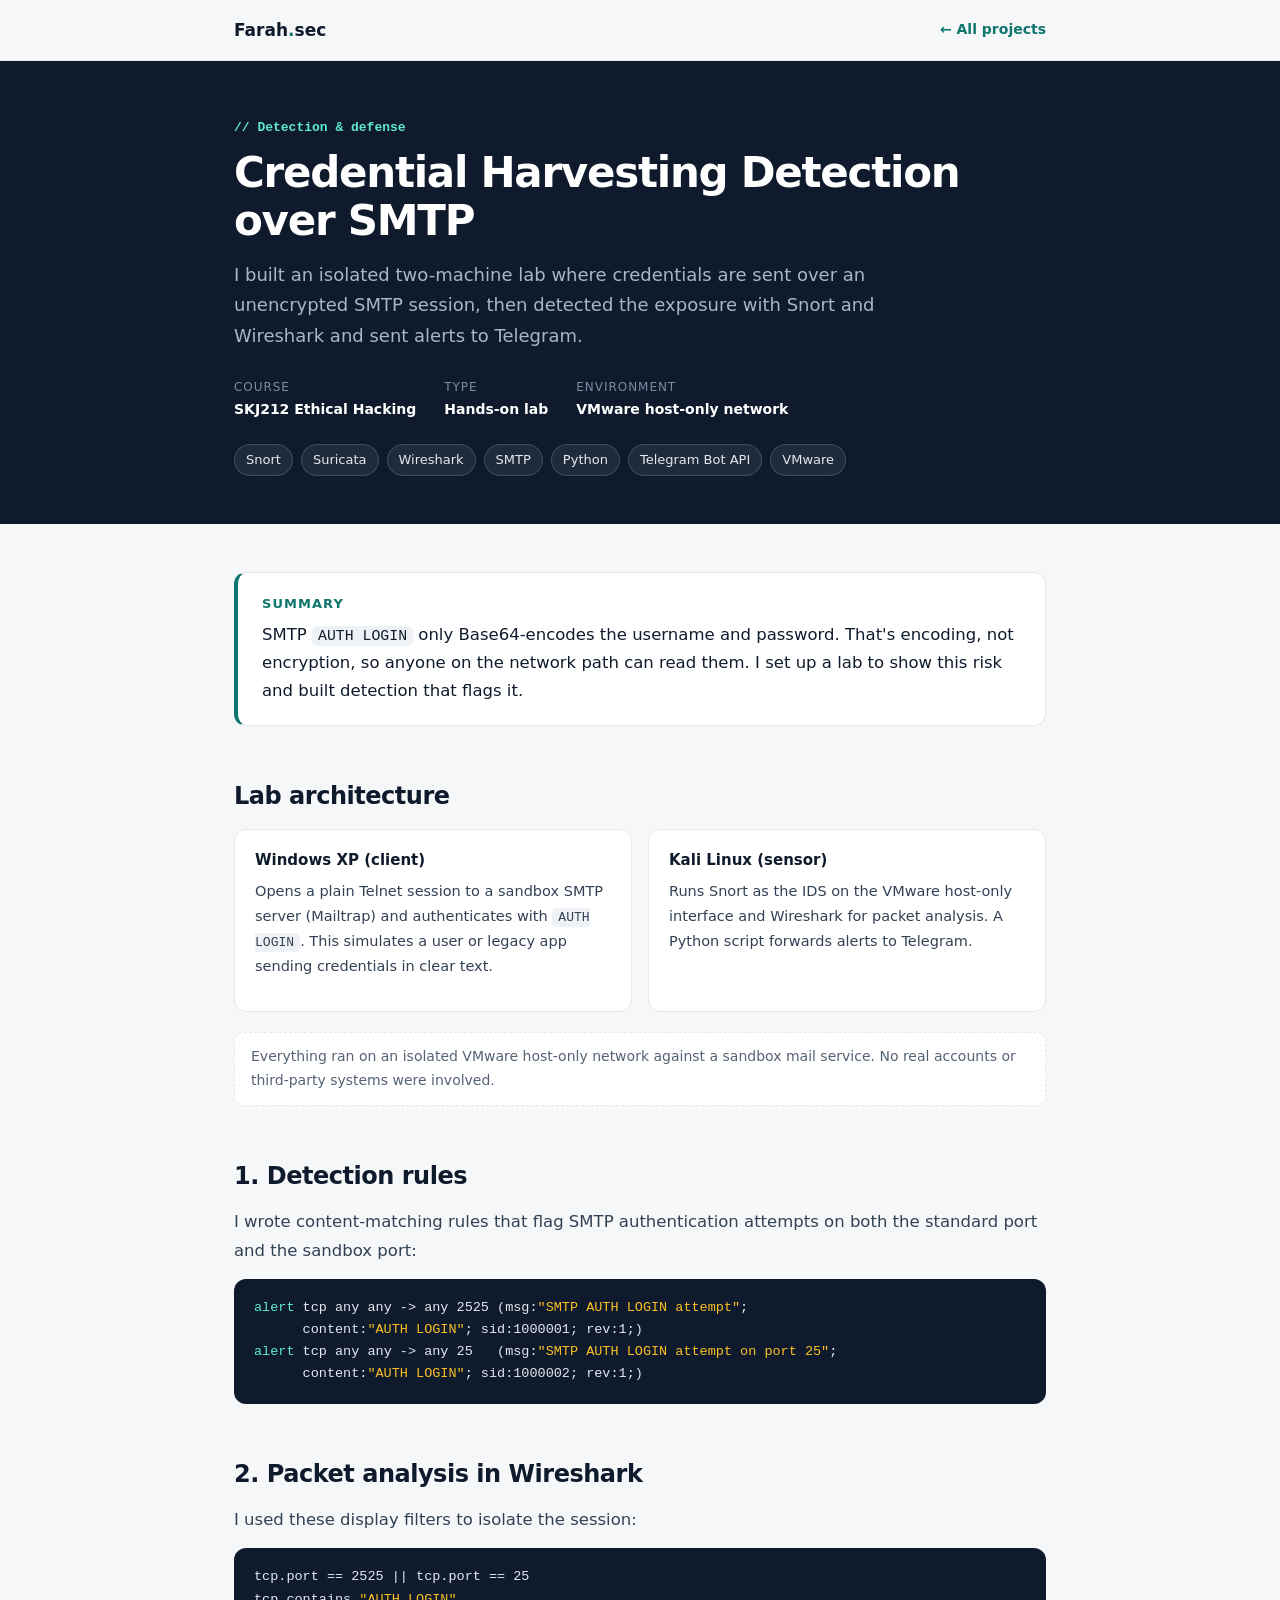
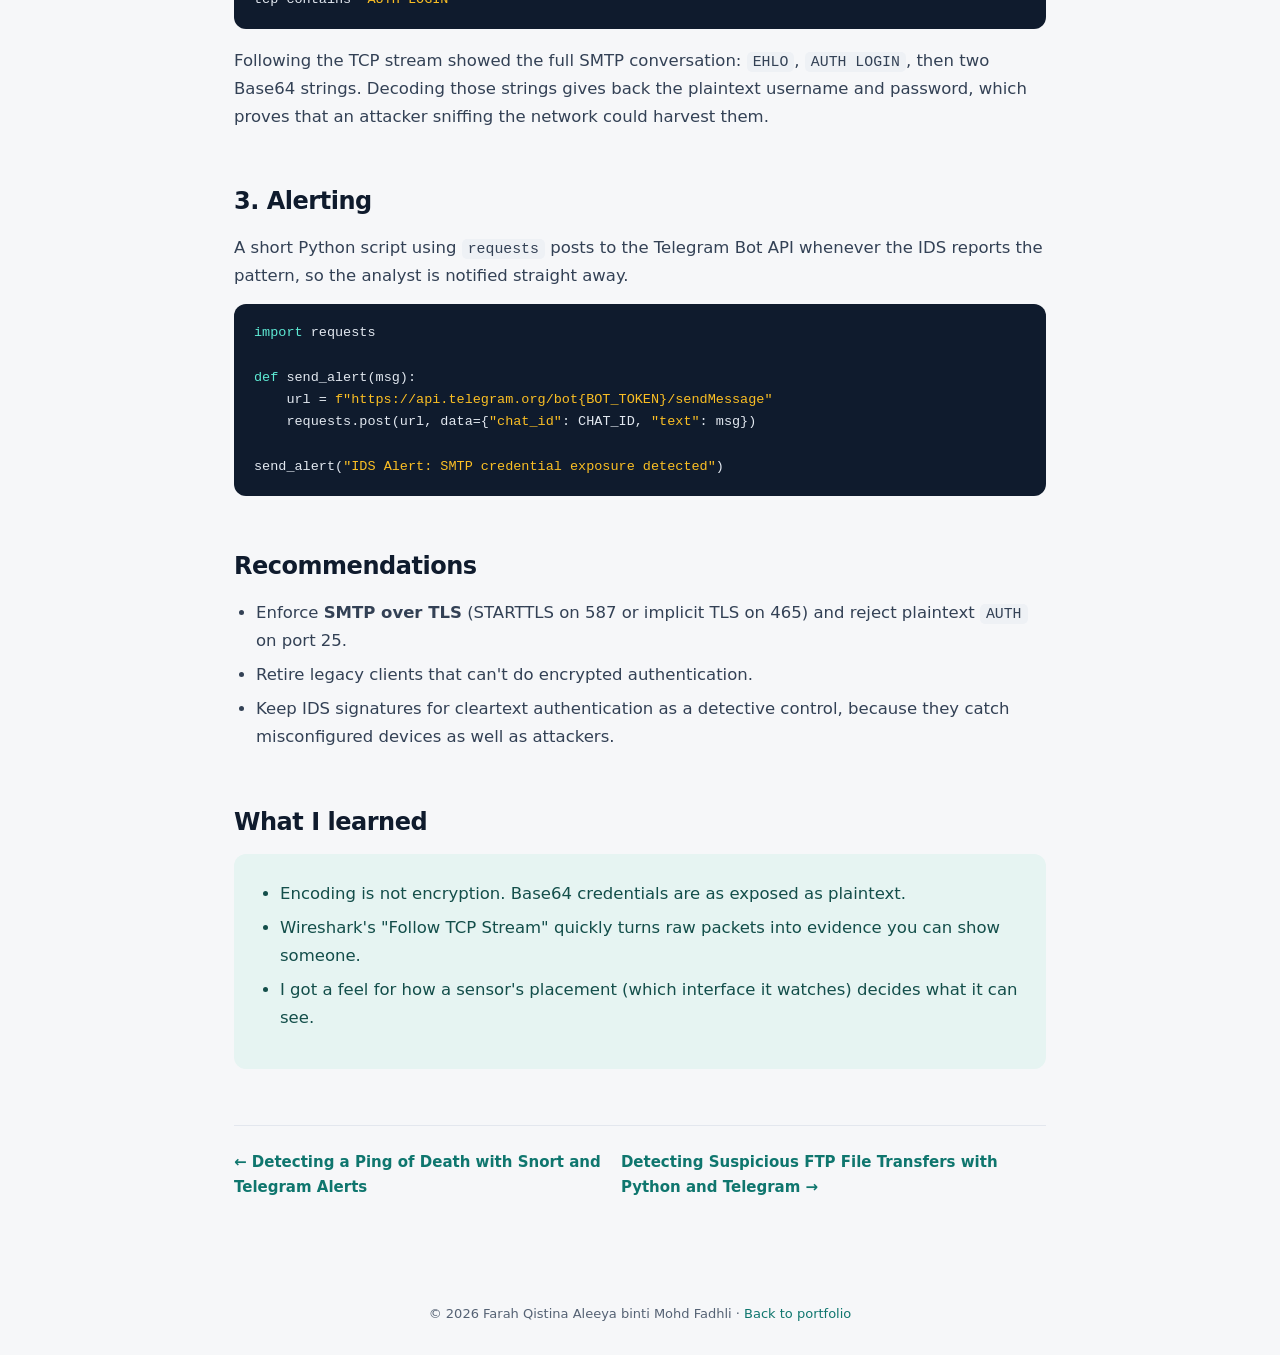
<file: projects/credential-harvesting-detection.html>
<!DOCTYPE html>
<html lang="en">
<head>
<meta charset="UTF-8">
<meta name="viewport" content="width=device-width, initial-scale=1.0">
<title>Credential Harvesting Detection over SMTP | Farah Qistina</title>
<meta name="description" content="I built an isolated two-machine lab where credentials are sent over an unencrypted SMTP session, then detected the exposure with Snort and Wireshark and sent alerts to Telegram.">
<link rel="icon" href="data:image/svg+xml,<svg xmlns='http://www.w3.org/2000/svg' viewBox='0 0 64 64'><rect width='64' height='64' rx='14' fill='%230f766e'/><text x='50%' y='56%' text-anchor='middle' dominant-baseline='middle' font-family='Arial' font-weight='700' font-size='28' fill='white'>FQ</text></svg>">
<link rel="stylesheet" href="../assets/writeup.css">
</head>
<body>
<nav><div class="in"><a class="logo" href="../index.html">Farah<span>.</span>sec</a><a class="back" href="../index.html#projects">← All projects</a></div></nav>
<header class="hero"><div class="wrap">
  <div class="cat">// Detection & defense</div>
  <h1>Credential Harvesting Detection over SMTP</h1>
  <p class="sub">I built an isolated two-machine lab where credentials are sent over an unencrypted SMTP session, then detected the exposure with Snort and Wireshark and sent alerts to Telegram.</p>
  <div class="meta"><div><span>Course</span><b>SKJ212 Ethical Hacking</b></div><div><span>Type</span><b>Hands-on lab</b></div><div><span>Environment</span><b>VMware host-only network</b></div></div>
  <div class="chips"><span class="chip">Snort</span><span class="chip">Suricata</span><span class="chip">Wireshark</span><span class="chip">SMTP</span><span class="chip">Python</span><span class="chip">Telegram Bot API</span><span class="chip">VMware</span></div>
</div></header>
<main><div class="wrap"><article>
<div class="tldr"><b>Summary</b>SMTP <code>AUTH LOGIN</code> only Base64-encodes the username and password. That's encoding, not encryption, so anyone on the network path can read them. I set up a lab to show this risk and built detection that flags it.</div>

<h2>Lab architecture</h2>
<div class="grid2">
  <div class="box"><h4>Windows XP (client)</h4><p>Opens a plain Telnet session to a sandbox SMTP server (Mailtrap) and authenticates with <code>AUTH LOGIN</code>. This simulates a user or legacy app sending credentials in clear text.</p></div>
  <div class="box"><h4>Kali Linux (sensor)</h4><p>Runs Snort as the IDS on the VMware host-only interface and Wireshark for packet analysis. A Python script forwards alerts to Telegram.</p></div>
</div>
<p class="note">Everything ran on an isolated VMware host-only network against a sandbox mail service. No real accounts or third-party systems were involved.</p>

<h2>1. Detection rules</h2>
<p>I wrote content-matching rules that flag SMTP authentication attempts on both the standard port and the sandbox port:</p>
<pre><code><span class="k">alert</span> tcp any any -> any 2525 (msg:<span class="y">"SMTP AUTH LOGIN attempt"</span>;
      content:<span class="y">"AUTH LOGIN"</span>; sid:1000001; rev:1;)
<span class="k">alert</span> tcp any any -> any 25   (msg:<span class="y">"SMTP AUTH LOGIN attempt on port 25"</span>;
      content:<span class="y">"AUTH LOGIN"</span>; sid:1000002; rev:1;)</code></pre>

<h2>2. Packet analysis in Wireshark</h2>
<p>I used these display filters to isolate the session:</p>
<pre><code>tcp.port == 2525 || tcp.port == 25
tcp contains <span class="y">"AUTH LOGIN"</span></code></pre>
<p>Following the TCP stream showed the full SMTP conversation: <code>EHLO</code>, <code>AUTH LOGIN</code>, then two Base64 strings. Decoding those strings gives back the plaintext username and password, which proves that an attacker sniffing the network could harvest them.</p>

<h2>3. Alerting</h2>
<p>A short Python script using <code>requests</code> posts to the Telegram Bot API whenever the IDS reports the pattern, so the analyst is notified straight away.</p>
<pre><code><span class="k">import</span> requests

<span class="k">def</span> send_alert(msg):
    url = <span class="y">f"https://api.telegram.org/bot{BOT_TOKEN}/sendMessage"</span>
    requests.post(url, data={<span class="y">"chat_id"</span>: CHAT_ID, <span class="y">"text"</span>: msg})

send_alert(<span class="y">"IDS Alert: SMTP credential exposure detected"</span>)</code></pre>

<h2>Recommendations</h2>
<ul>
  <li>Enforce <b>SMTP over TLS</b> (STARTTLS on 587 or implicit TLS on 465) and reject plaintext <code>AUTH</code> on port 25.</li>
  <li>Retire legacy clients that can't do encrypted authentication.</li>
  <li>Keep IDS signatures for cleartext authentication as a detective control, because they catch misconfigured devices as well as attackers.</li>
</ul>

<h2>What I learned</h2>
<div class="learned"><ul>
  <li>Encoding is not encryption. Base64 credentials are as exposed as plaintext.</li>
  <li>Wireshark's "Follow TCP Stream" quickly turns raw packets into evidence you can show someone.</li>
  <li>I got a feel for how a sensor's placement (which interface it watches) decides what it can see.</li>
</ul></div>
<div class="next"><span><a href="ping-of-death-detection.html">← Detecting a Ping of Death with Snort and Telegram Alerts</a></span><span><a href="ftp-malware-detection.html">Detecting Suspicious FTP File Transfers with Python and Telegram →</a></span></div>
</article></div></main>
<footer>© 2026 Farah Qistina Aleeya binti Mohd Fadhli · <a href="../index.html">Back to portfolio</a></footer>
</body>
</html>
</file>
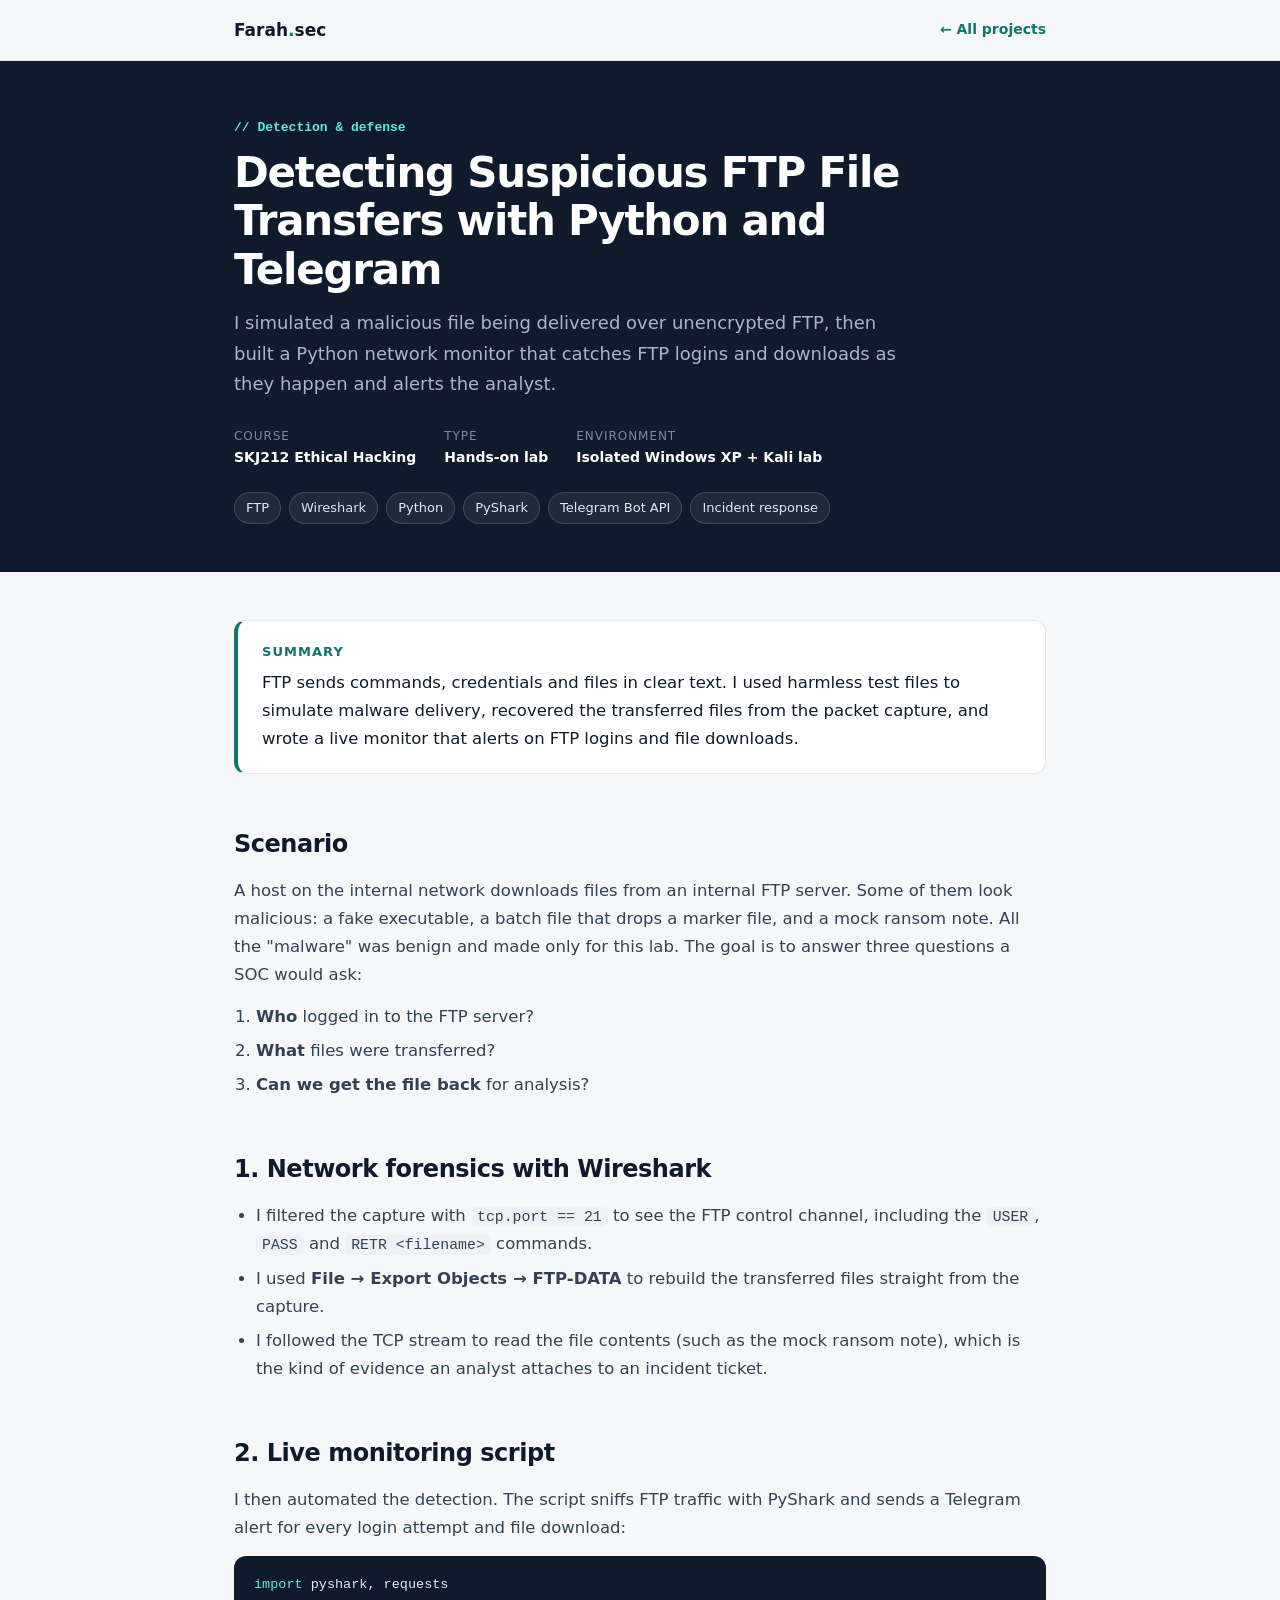
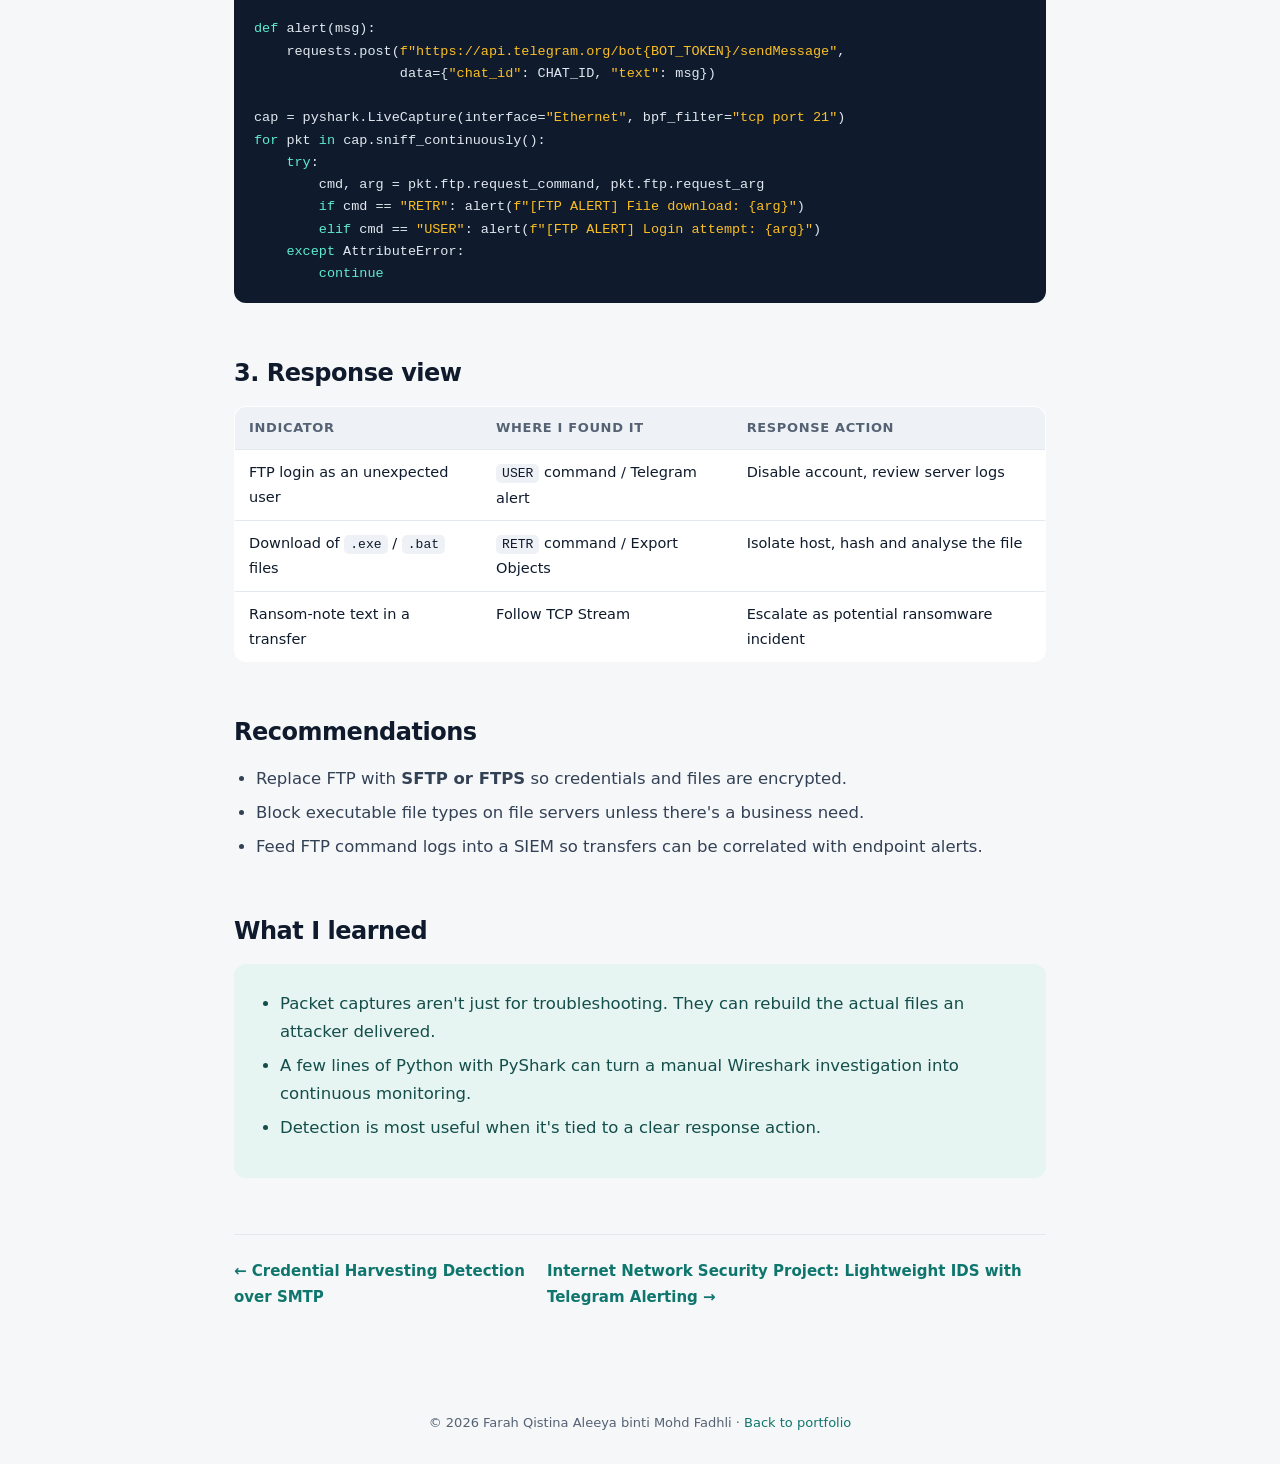
<file: projects/ftp-malware-detection.html>
<!DOCTYPE html>
<html lang="en">
<head>
<meta charset="UTF-8">
<meta name="viewport" content="width=device-width, initial-scale=1.0">
<title>Detecting Suspicious FTP File Transfers with Python and Telegram | Farah Qistina</title>
<meta name="description" content="I simulated a malicious file being delivered over unencrypted FTP, then built a Python network monitor that catches FTP logins and downloads as they happen and alerts the analyst.">
<link rel="icon" href="data:image/svg+xml,<svg xmlns='http://www.w3.org/2000/svg' viewBox='0 0 64 64'><rect width='64' height='64' rx='14' fill='%230f766e'/><text x='50%' y='56%' text-anchor='middle' dominant-baseline='middle' font-family='Arial' font-weight='700' font-size='28' fill='white'>FQ</text></svg>">
<link rel="stylesheet" href="../assets/writeup.css">
</head>
<body>
<nav><div class="in"><a class="logo" href="../index.html">Farah<span>.</span>sec</a><a class="back" href="../index.html#projects">← All projects</a></div></nav>
<header class="hero"><div class="wrap">
  <div class="cat">// Detection & defense</div>
  <h1>Detecting Suspicious FTP File Transfers with Python and Telegram</h1>
  <p class="sub">I simulated a malicious file being delivered over unencrypted FTP, then built a Python network monitor that catches FTP logins and downloads as they happen and alerts the analyst.</p>
  <div class="meta"><div><span>Course</span><b>SKJ212 Ethical Hacking</b></div><div><span>Type</span><b>Hands-on lab</b></div><div><span>Environment</span><b>Isolated Windows XP + Kali lab</b></div></div>
  <div class="chips"><span class="chip">FTP</span><span class="chip">Wireshark</span><span class="chip">Python</span><span class="chip">PyShark</span><span class="chip">Telegram Bot API</span><span class="chip">Incident response</span></div>
</div></header>
<main><div class="wrap"><article>
<div class="tldr"><b>Summary</b>FTP sends commands, credentials and files in clear text. I used harmless test files to simulate malware delivery, recovered the transferred files from the packet capture, and wrote a live monitor that alerts on FTP logins and file downloads.</div>

<h2>Scenario</h2>
<p>A host on the internal network downloads files from an internal FTP server. Some of them look malicious: a fake executable, a batch file that drops a marker file, and a mock ransom note. All the "malware" was benign and made only for this lab. The goal is to answer three questions a SOC would ask:</p>
<ol>
  <li><b>Who</b> logged in to the FTP server?</li>
  <li><b>What</b> files were transferred?</li>
  <li><b>Can we get the file back</b> for analysis?</li>
</ol>

<h2>1. Network forensics with Wireshark</h2>
<ul>
  <li>I filtered the capture with <code>tcp.port == 21</code> to see the FTP control channel, including the <code>USER</code>, <code>PASS</code> and <code>RETR &lt;filename&gt;</code> commands.</li>
  <li>I used <b>File → Export Objects → FTP-DATA</b> to rebuild the transferred files straight from the capture.</li>
  <li>I followed the TCP stream to read the file contents (such as the mock ransom note), which is the kind of evidence an analyst attaches to an incident ticket.</li>
</ul>

<h2>2. Live monitoring script</h2>
<p>I then automated the detection. The script sniffs FTP traffic with PyShark and sends a Telegram alert for every login attempt and file download:</p>
<pre><code><span class="k">import</span> pyshark, requests

<span class="k">def</span> alert(msg):
    requests.post(<span class="y">f"https://api.telegram.org/bot{BOT_TOKEN}/sendMessage"</span>,
                  data={<span class="y">"chat_id"</span>: CHAT_ID, <span class="y">"text"</span>: msg})

cap = pyshark.LiveCapture(interface=<span class="y">"Ethernet"</span>, bpf_filter=<span class="y">"tcp port 21"</span>)
<span class="k">for</span> pkt <span class="k">in</span> cap.sniff_continuously():
    <span class="k">try</span>:
        cmd, arg = pkt.ftp.request_command, pkt.ftp.request_arg
        <span class="k">if</span> cmd == <span class="y">"RETR"</span>: alert(<span class="y">f"[FTP ALERT] File download: {arg}"</span>)
        <span class="k">elif</span> cmd == <span class="y">"USER"</span>: alert(<span class="y">f"[FTP ALERT] Login attempt: {arg}"</span>)
    <span class="k">except</span> AttributeError:
        <span class="k">continue</span></code></pre>

<h2>3. Response view</h2>
<table>
  <tr><th>Indicator</th><th>Where I found it</th><th>Response action</th></tr>
  <tr><td>FTP login as an unexpected user</td><td><code>USER</code> command / Telegram alert</td><td>Disable account, review server logs</td></tr>
  <tr><td>Download of <code>.exe</code> / <code>.bat</code> files</td><td><code>RETR</code> command / Export Objects</td><td>Isolate host, hash and analyse the file</td></tr>
  <tr><td>Ransom-note text in a transfer</td><td>Follow TCP Stream</td><td>Escalate as potential ransomware incident</td></tr>
</table>

<h2>Recommendations</h2>
<ul>
  <li>Replace FTP with <b>SFTP or FTPS</b> so credentials and files are encrypted.</li>
  <li>Block executable file types on file servers unless there's a business need.</li>
  <li>Feed FTP command logs into a SIEM so transfers can be correlated with endpoint alerts.</li>
</ul>

<h2>What I learned</h2>
<div class="learned"><ul>
  <li>Packet captures aren't just for troubleshooting. They can rebuild the actual files an attacker delivered.</li>
  <li>A few lines of Python with PyShark can turn a manual Wireshark investigation into continuous monitoring.</li>
  <li>Detection is most useful when it's tied to a clear response action.</li>
</ul></div>
<div class="next"><span><a href="credential-harvesting-detection.html">← Credential Harvesting Detection over SMTP</a></span><span><a href="network-security-project.html">Internet Network Security Project: Lightweight IDS with Telegram Alerting →</a></span></div>
</article></div></main>
<footer>© 2026 Farah Qistina Aleeya binti Mohd Fadhli · <a href="../index.html">Back to portfolio</a></footer>
</body>
</html>
</file>
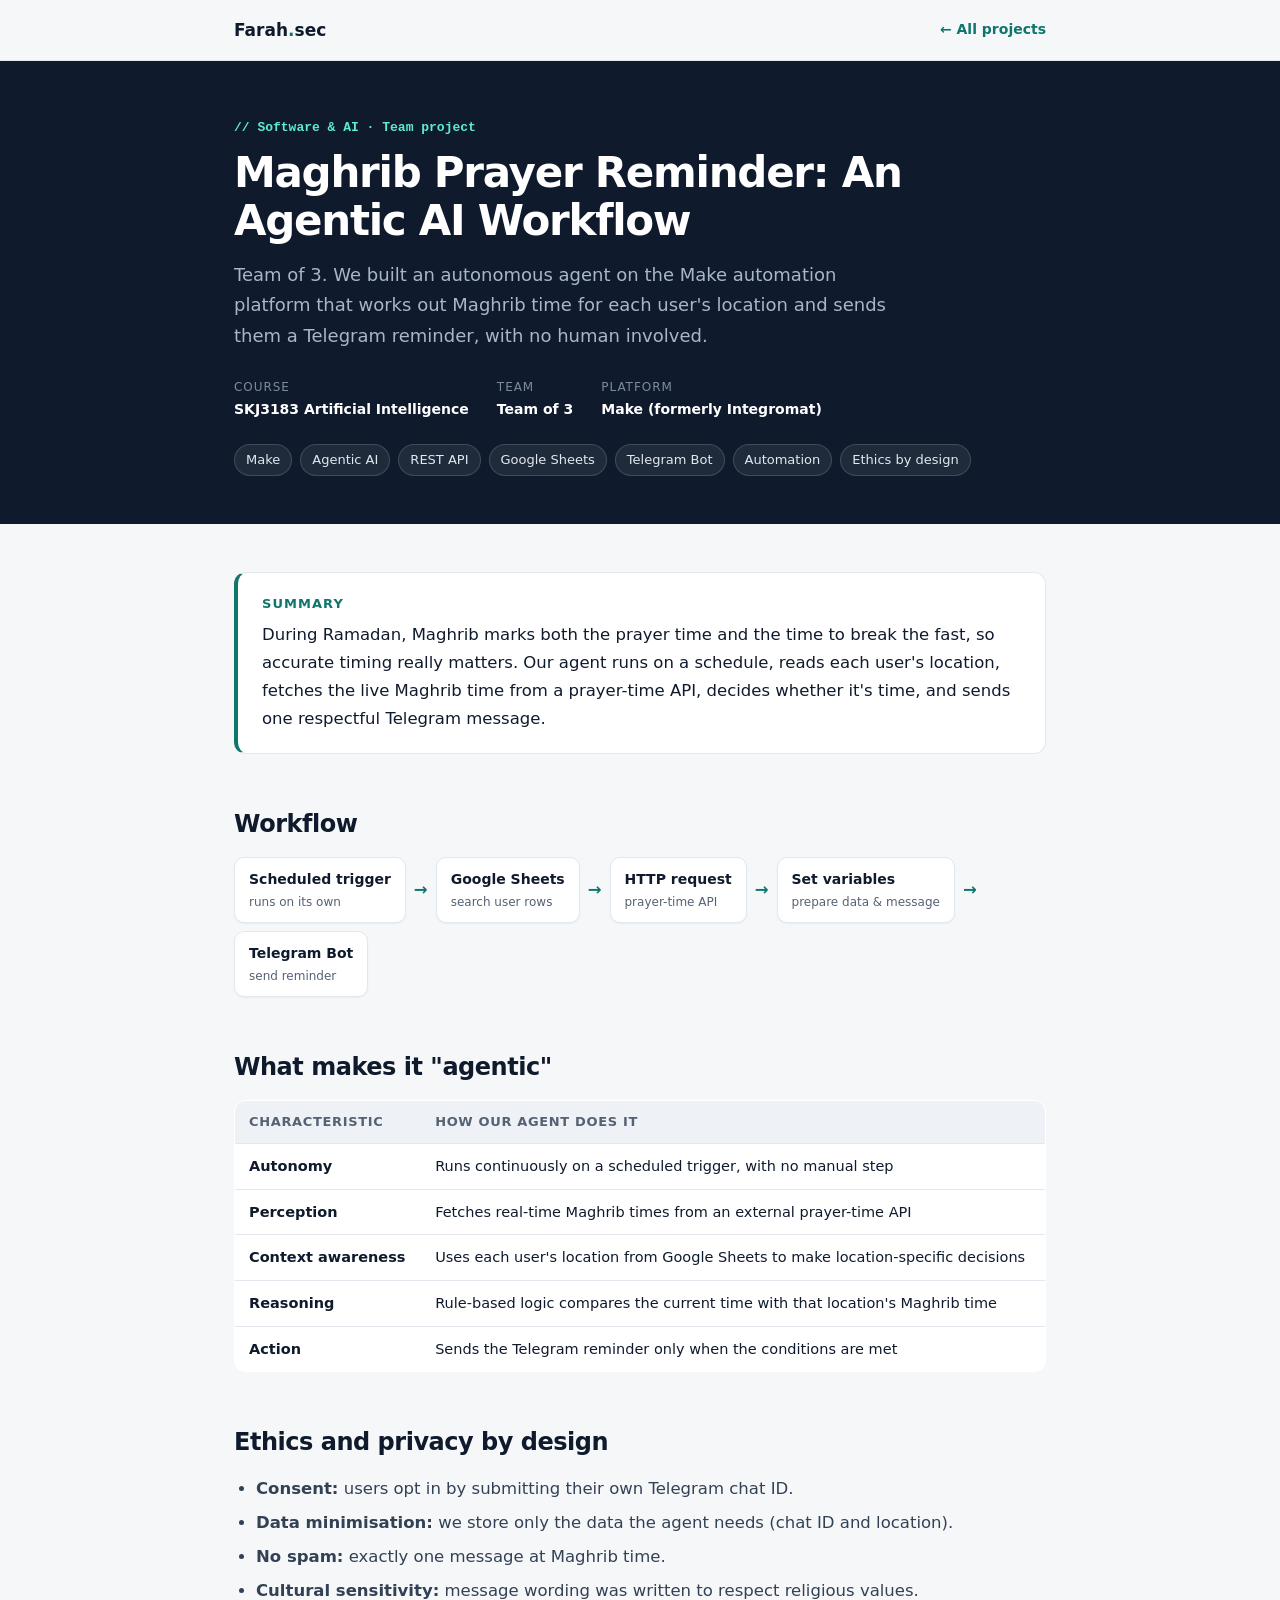
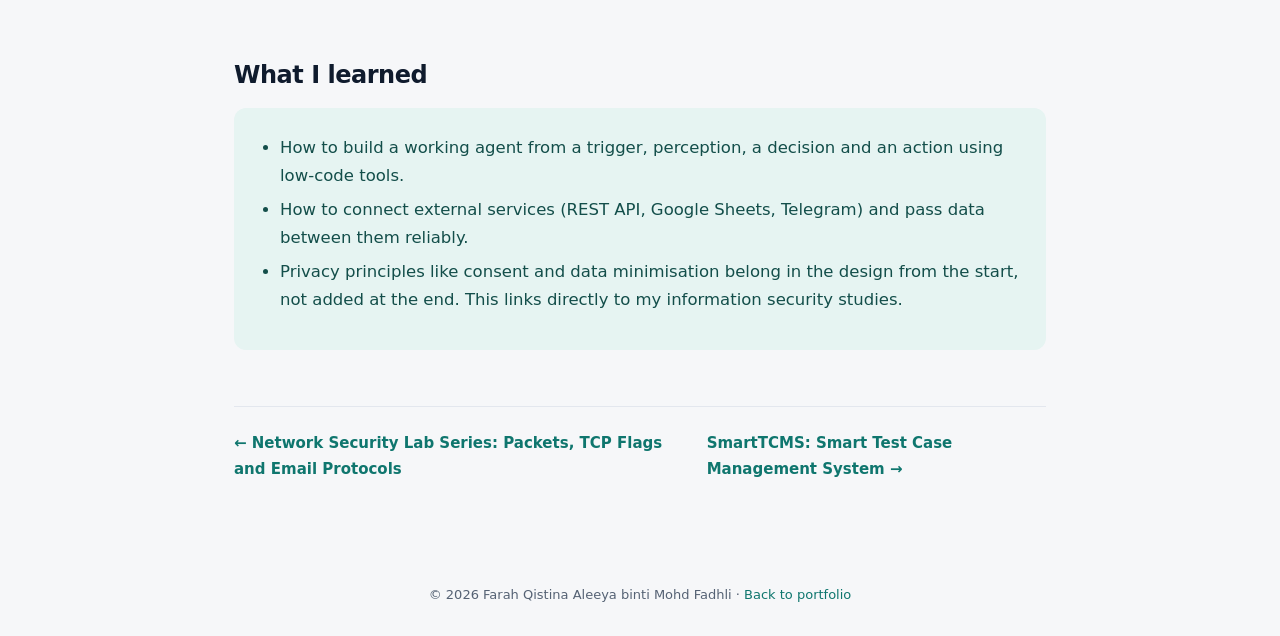
<file: projects/maghrib-prayer-reminder.html>
<!DOCTYPE html>
<html lang="en">
<head>
<meta charset="UTF-8">
<meta name="viewport" content="width=device-width, initial-scale=1.0">
<title>Maghrib Prayer Reminder: An Agentic AI Workflow | Farah Qistina</title>
<meta name="description" content="Team of 3. We built an autonomous agent on the Make automation platform that works out Maghrib time for each user&#x27;s location and sends them a Telegram reminder, with no human involved.">
<link rel="icon" href="data:image/svg+xml,<svg xmlns='http://www.w3.org/2000/svg' viewBox='0 0 64 64'><rect width='64' height='64' rx='14' fill='%230f766e'/><text x='50%' y='56%' text-anchor='middle' dominant-baseline='middle' font-family='Arial' font-weight='700' font-size='28' fill='white'>FQ</text></svg>">
<link rel="stylesheet" href="../assets/writeup.css">
</head>
<body>
<nav><div class="in"><a class="logo" href="../index.html">Farah<span>.</span>sec</a><a class="back" href="../index.html#projects">← All projects</a></div></nav>
<header class="hero"><div class="wrap">
  <div class="cat">// Software & AI · Team project</div>
  <h1>Maghrib Prayer Reminder: An Agentic AI Workflow</h1>
  <p class="sub">Team of 3. We built an autonomous agent on the Make automation platform that works out Maghrib time for each user's location and sends them a Telegram reminder, with no human involved.</p>
  <div class="meta"><div><span>Course</span><b>SKJ3183 Artificial Intelligence</b></div><div><span>Team</span><b>Team of 3</b></div><div><span>Platform</span><b>Make (formerly Integromat)</b></div></div>
  <div class="chips"><span class="chip">Make</span><span class="chip">Agentic AI</span><span class="chip">REST API</span><span class="chip">Google Sheets</span><span class="chip">Telegram Bot</span><span class="chip">Automation</span><span class="chip">Ethics by design</span></div>
</div></header>
<main><div class="wrap"><article>
<div class="tldr"><b>Summary</b>During Ramadan, Maghrib marks both the prayer time and the time to break the fast, so accurate timing really matters. Our agent runs on a schedule, reads each user's location, fetches the live Maghrib time from a prayer-time API, decides whether it's time, and sends one respectful Telegram message.</div>

<h2>Workflow</h2>
<div class="flow">
  <div class="n">Scheduled trigger<small>runs on its own</small></div><span class="a">→</span>
  <div class="n">Google Sheets<small>search user rows</small></div><span class="a">→</span>
  <div class="n">HTTP request<small>prayer-time API</small></div><span class="a">→</span>
  <div class="n">Set variables<small>prepare data &amp; message</small></div><span class="a">→</span>
  <div class="n">Telegram Bot<small>send reminder</small></div>
</div>

<h2>What makes it "agentic"</h2>
<table>
  <tr><th>Characteristic</th><th>How our agent does it</th></tr>
  <tr><td><b>Autonomy</b></td><td>Runs continuously on a scheduled trigger, with no manual step</td></tr>
  <tr><td><b>Perception</b></td><td>Fetches real-time Maghrib times from an external prayer-time API</td></tr>
  <tr><td><b>Context awareness</b></td><td>Uses each user's location from Google Sheets to make location-specific decisions</td></tr>
  <tr><td><b>Reasoning</b></td><td>Rule-based logic compares the current time with that location's Maghrib time</td></tr>
  <tr><td><b>Action</b></td><td>Sends the Telegram reminder only when the conditions are met</td></tr>
</table>

<h2>Ethics and privacy by design</h2>
<ul>
  <li><b>Consent:</b> users opt in by submitting their own Telegram chat ID.</li>
  <li><b>Data minimisation:</b> we store only the data the agent needs (chat ID and location).</li>
  <li><b>No spam:</b> exactly one message at Maghrib time.</li>
  <li><b>Cultural sensitivity:</b> message wording was written to respect religious values.</li>
</ul>

<h2>What I learned</h2>
<div class="learned"><ul>
  <li>How to build a working agent from a trigger, perception, a decision and an action using low-code tools.</li>
  <li>How to connect external services (REST API, Google Sheets, Telegram) and pass data between them reliably.</li>
  <li>Privacy principles like consent and data minimisation belong in the design from the start, not added at the end. This links directly to my information security studies.</li>
</ul></div>
<div class="next"><span><a href="network-security-labs.html">← Network Security Lab Series: Packets, TCP Flags and Email Protocols</a></span><span><a href="smarttcms.html">SmartTCMS: Smart Test Case Management System →</a></span></div>
</article></div></main>
<footer>© 2026 Farah Qistina Aleeya binti Mohd Fadhli · <a href="../index.html">Back to portfolio</a></footer>
</body>
</html>
</file>
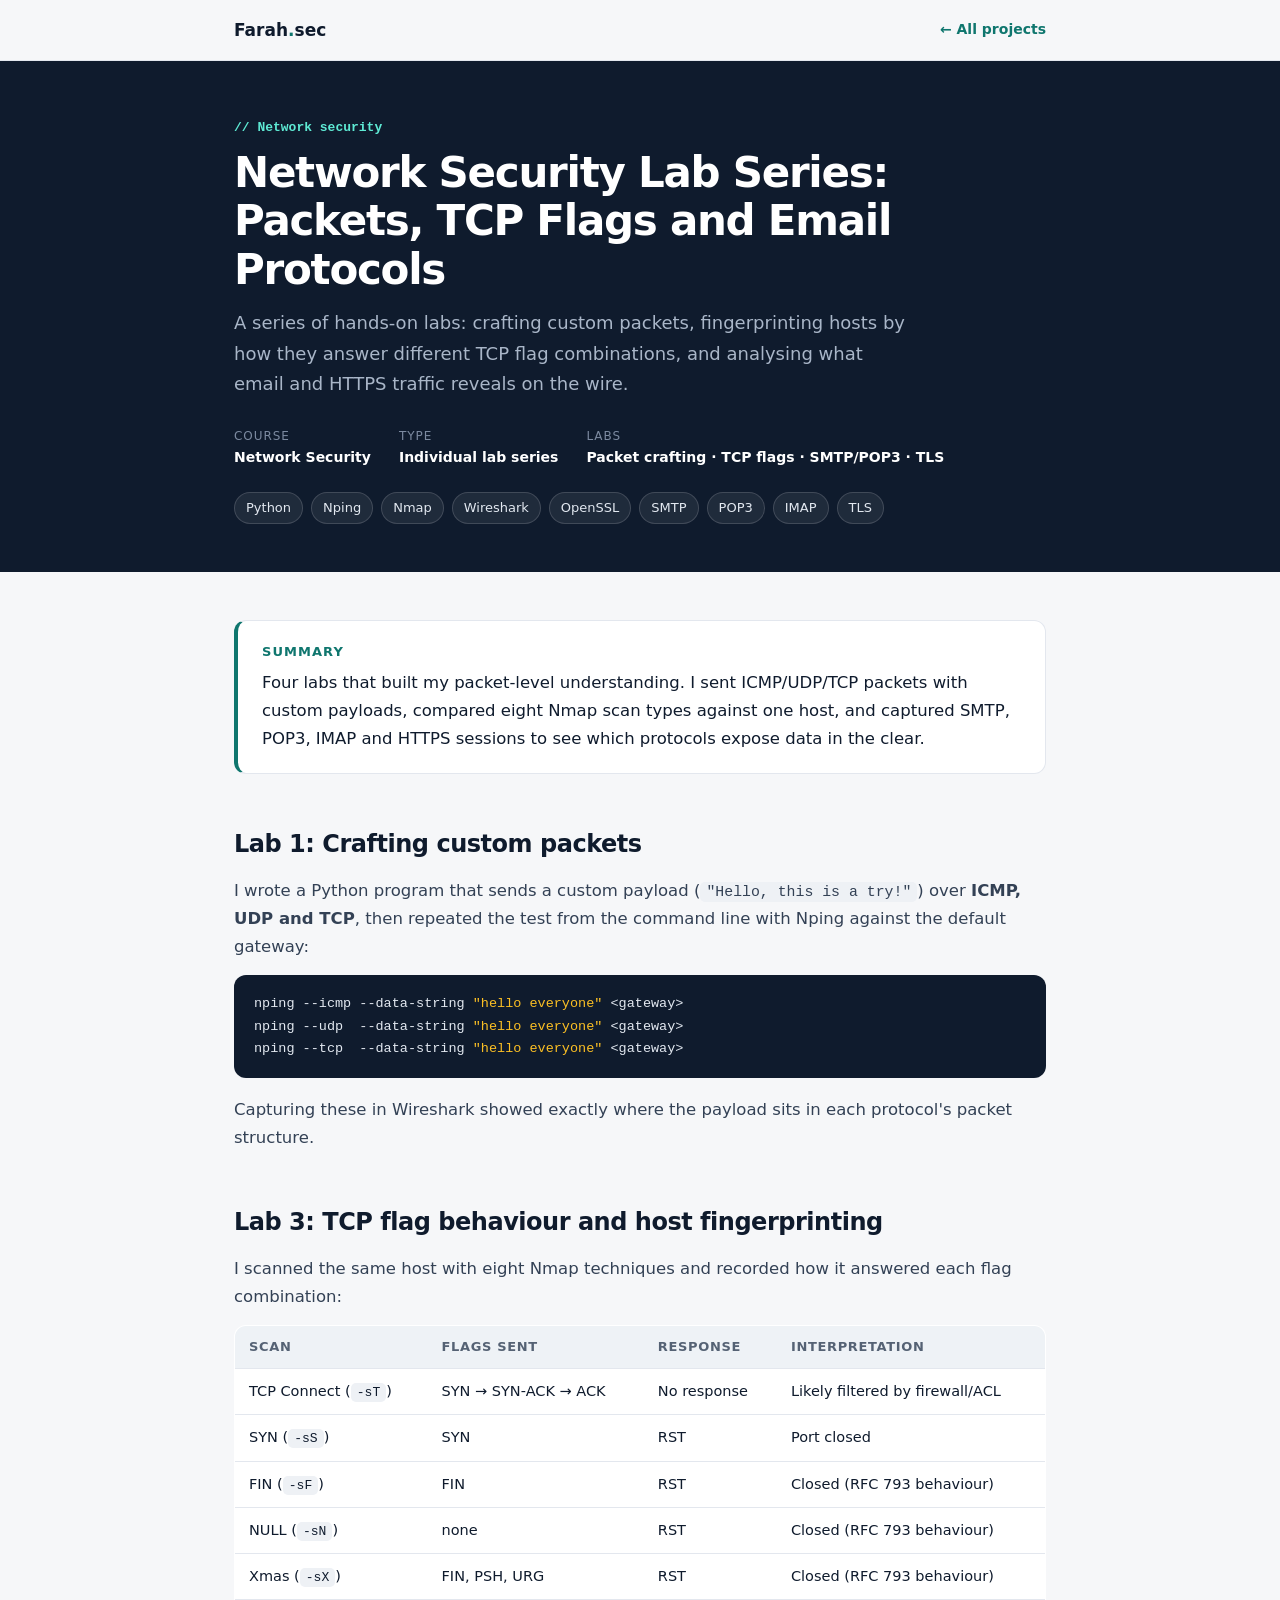
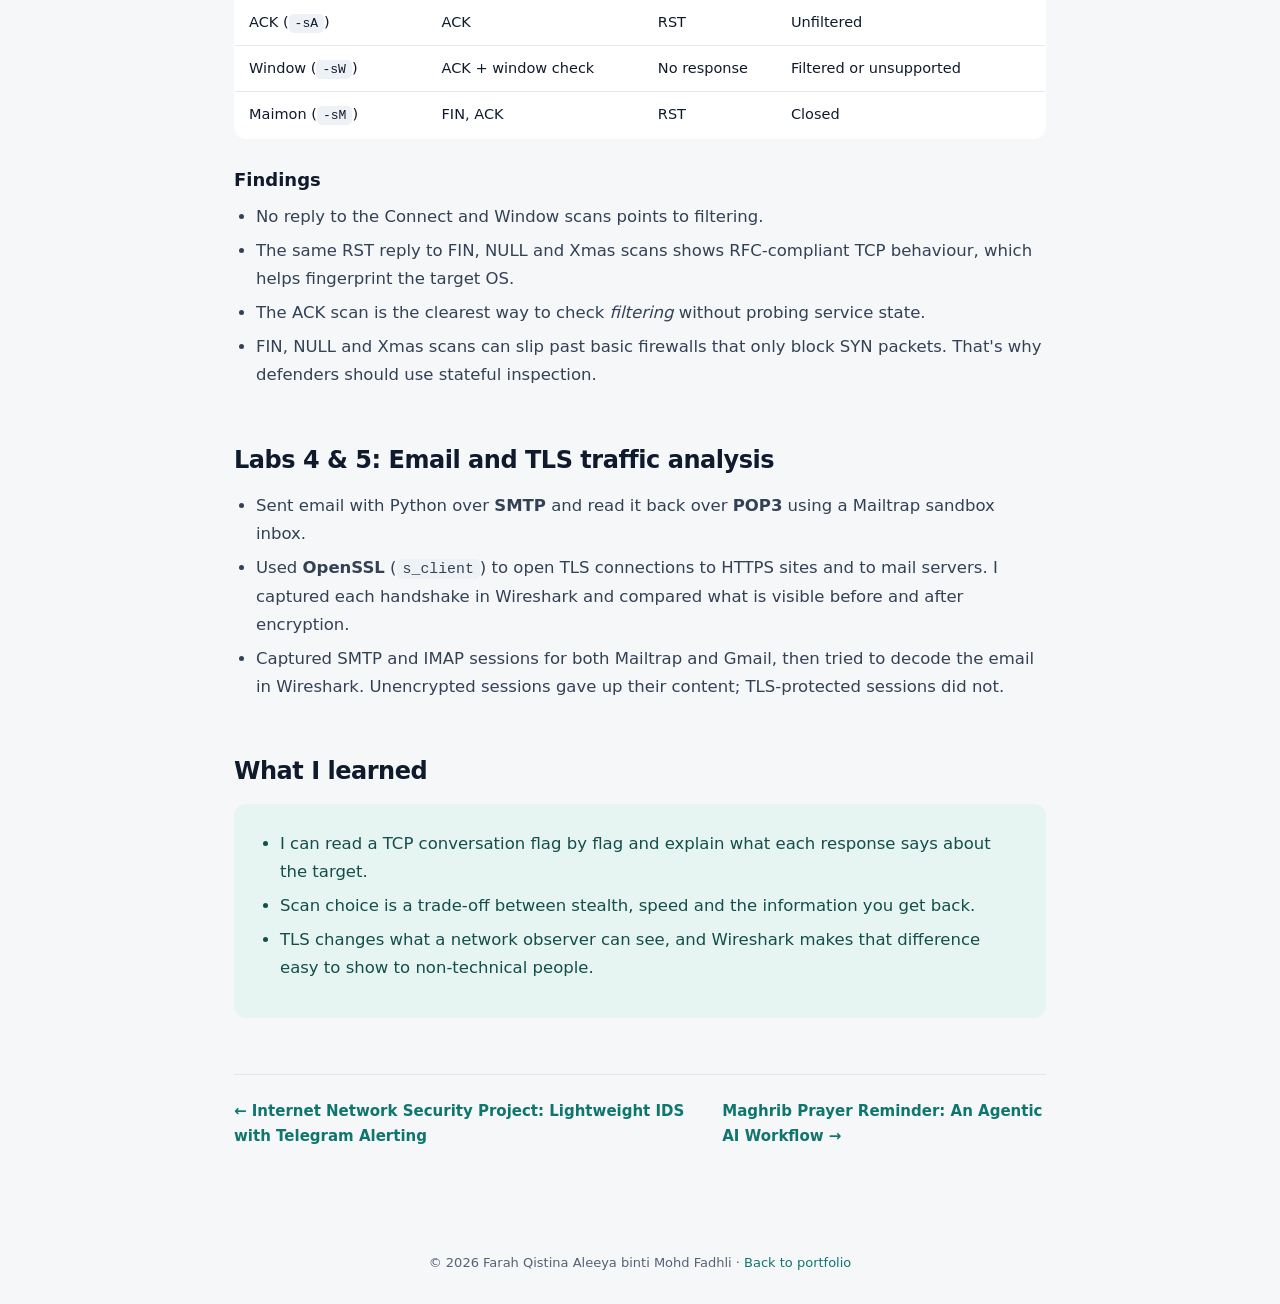
<file: projects/network-security-labs.html>
<!DOCTYPE html>
<html lang="en">
<head>
<meta charset="UTF-8">
<meta name="viewport" content="width=device-width, initial-scale=1.0">
<title>Network Security Lab Series: Packets, TCP Flags and Email Protocols | Farah Qistina</title>
<meta name="description" content="A series of hands-on labs: crafting custom packets, fingerprinting hosts by how they answer different TCP flag combinations, and analysing what email and HTTPS traffic reveals on the wire.">
<link rel="icon" href="data:image/svg+xml,<svg xmlns='http://www.w3.org/2000/svg' viewBox='0 0 64 64'><rect width='64' height='64' rx='14' fill='%230f766e'/><text x='50%' y='56%' text-anchor='middle' dominant-baseline='middle' font-family='Arial' font-weight='700' font-size='28' fill='white'>FQ</text></svg>">
<link rel="stylesheet" href="../assets/writeup.css">
</head>
<body>
<nav><div class="in"><a class="logo" href="../index.html">Farah<span>.</span>sec</a><a class="back" href="../index.html#projects">← All projects</a></div></nav>
<header class="hero"><div class="wrap">
  <div class="cat">// Network security</div>
  <h1>Network Security Lab Series: Packets, TCP Flags and Email Protocols</h1>
  <p class="sub">A series of hands-on labs: crafting custom packets, fingerprinting hosts by how they answer different TCP flag combinations, and analysing what email and HTTPS traffic reveals on the wire.</p>
  <div class="meta"><div><span>Course</span><b>Network Security</b></div><div><span>Type</span><b>Individual lab series</b></div><div><span>Labs</span><b>Packet crafting · TCP flags · SMTP/POP3 · TLS</b></div></div>
  <div class="chips"><span class="chip">Python</span><span class="chip">Nping</span><span class="chip">Nmap</span><span class="chip">Wireshark</span><span class="chip">OpenSSL</span><span class="chip">SMTP</span><span class="chip">POP3</span><span class="chip">IMAP</span><span class="chip">TLS</span></div>
</div></header>
<main><div class="wrap"><article>
<div class="tldr"><b>Summary</b>Four labs that built my packet-level understanding. I sent ICMP/UDP/TCP packets with custom payloads, compared eight Nmap scan types against one host, and captured SMTP, POP3, IMAP and HTTPS sessions to see which protocols expose data in the clear.</div>

<h2>Lab 1: Crafting custom packets</h2>
<p>I wrote a Python program that sends a custom payload (<code>"Hello, this is a try!"</code>) over <b>ICMP, UDP and TCP</b>, then repeated the test from the command line with Nping against the default gateway:</p>
<pre><code>nping --icmp --data-string <span class="y">"hello everyone"</span> &lt;gateway&gt;
nping --udp  --data-string <span class="y">"hello everyone"</span> &lt;gateway&gt;
nping --tcp  --data-string <span class="y">"hello everyone"</span> &lt;gateway&gt;</code></pre>
<p>Capturing these in Wireshark showed exactly where the payload sits in each protocol's packet structure.</p>

<h2>Lab 3: TCP flag behaviour and host fingerprinting</h2>
<p>I scanned the same host with eight Nmap techniques and recorded how it answered each flag combination:</p>
<table>
  <tr><th>Scan</th><th>Flags sent</th><th>Response</th><th>Interpretation</th></tr>
  <tr><td>TCP Connect (<code>-sT</code>)</td><td>SYN → SYN-ACK → ACK</td><td>No response</td><td>Likely filtered by firewall/ACL</td></tr>
  <tr><td>SYN (<code>-sS</code>)</td><td>SYN</td><td>RST</td><td>Port closed</td></tr>
  <tr><td>FIN (<code>-sF</code>)</td><td>FIN</td><td>RST</td><td>Closed (RFC 793 behaviour)</td></tr>
  <tr><td>NULL (<code>-sN</code>)</td><td>none</td><td>RST</td><td>Closed (RFC 793 behaviour)</td></tr>
  <tr><td>Xmas (<code>-sX</code>)</td><td>FIN, PSH, URG</td><td>RST</td><td>Closed (RFC 793 behaviour)</td></tr>
  <tr><td>ACK (<code>-sA</code>)</td><td>ACK</td><td>RST</td><td>Unfiltered</td></tr>
  <tr><td>Window (<code>-sW</code>)</td><td>ACK + window check</td><td>No response</td><td>Filtered or unsupported</td></tr>
  <tr><td>Maimon (<code>-sM</code>)</td><td>FIN, ACK</td><td>RST</td><td>Closed</td></tr>
</table>
<h3>Findings</h3>
<ul>
  <li>No reply to the Connect and Window scans points to filtering.</li>
  <li>The same RST reply to FIN, NULL and Xmas scans shows RFC-compliant TCP behaviour, which helps fingerprint the target OS.</li>
  <li>The ACK scan is the clearest way to check <em>filtering</em> without probing service state.</li>
  <li>FIN, NULL and Xmas scans can slip past basic firewalls that only block SYN packets. That's why defenders should use stateful inspection.</li>
</ul>

<h2>Labs 4 &amp; 5: Email and TLS traffic analysis</h2>
<ul>
  <li>Sent email with Python over <b>SMTP</b> and read it back over <b>POP3</b> using a Mailtrap sandbox inbox.</li>
  <li>Used <b>OpenSSL</b> (<code>s_client</code>) to open TLS connections to HTTPS sites and to mail servers. I captured each handshake in Wireshark and compared what is visible before and after encryption.</li>
  <li>Captured SMTP and IMAP sessions for both Mailtrap and Gmail, then tried to decode the email in Wireshark. Unencrypted sessions gave up their content; TLS-protected sessions did not.</li>
</ul>

<h2>What I learned</h2>
<div class="learned"><ul>
  <li>I can read a TCP conversation flag by flag and explain what each response says about the target.</li>
  <li>Scan choice is a trade-off between stealth, speed and the information you get back.</li>
  <li>TLS changes what a network observer can see, and Wireshark makes that difference easy to show to non-technical people.</li>
</ul></div>
<div class="next"><span><a href="network-security-project.html">← Internet Network Security Project: Lightweight IDS with Telegram Alerting</a></span><span><a href="maghrib-prayer-reminder.html">Maghrib Prayer Reminder: An Agentic AI Workflow →</a></span></div>
</article></div></main>
<footer>© 2026 Farah Qistina Aleeya binti Mohd Fadhli · <a href="../index.html">Back to portfolio</a></footer>
</body>
</html>
</file>
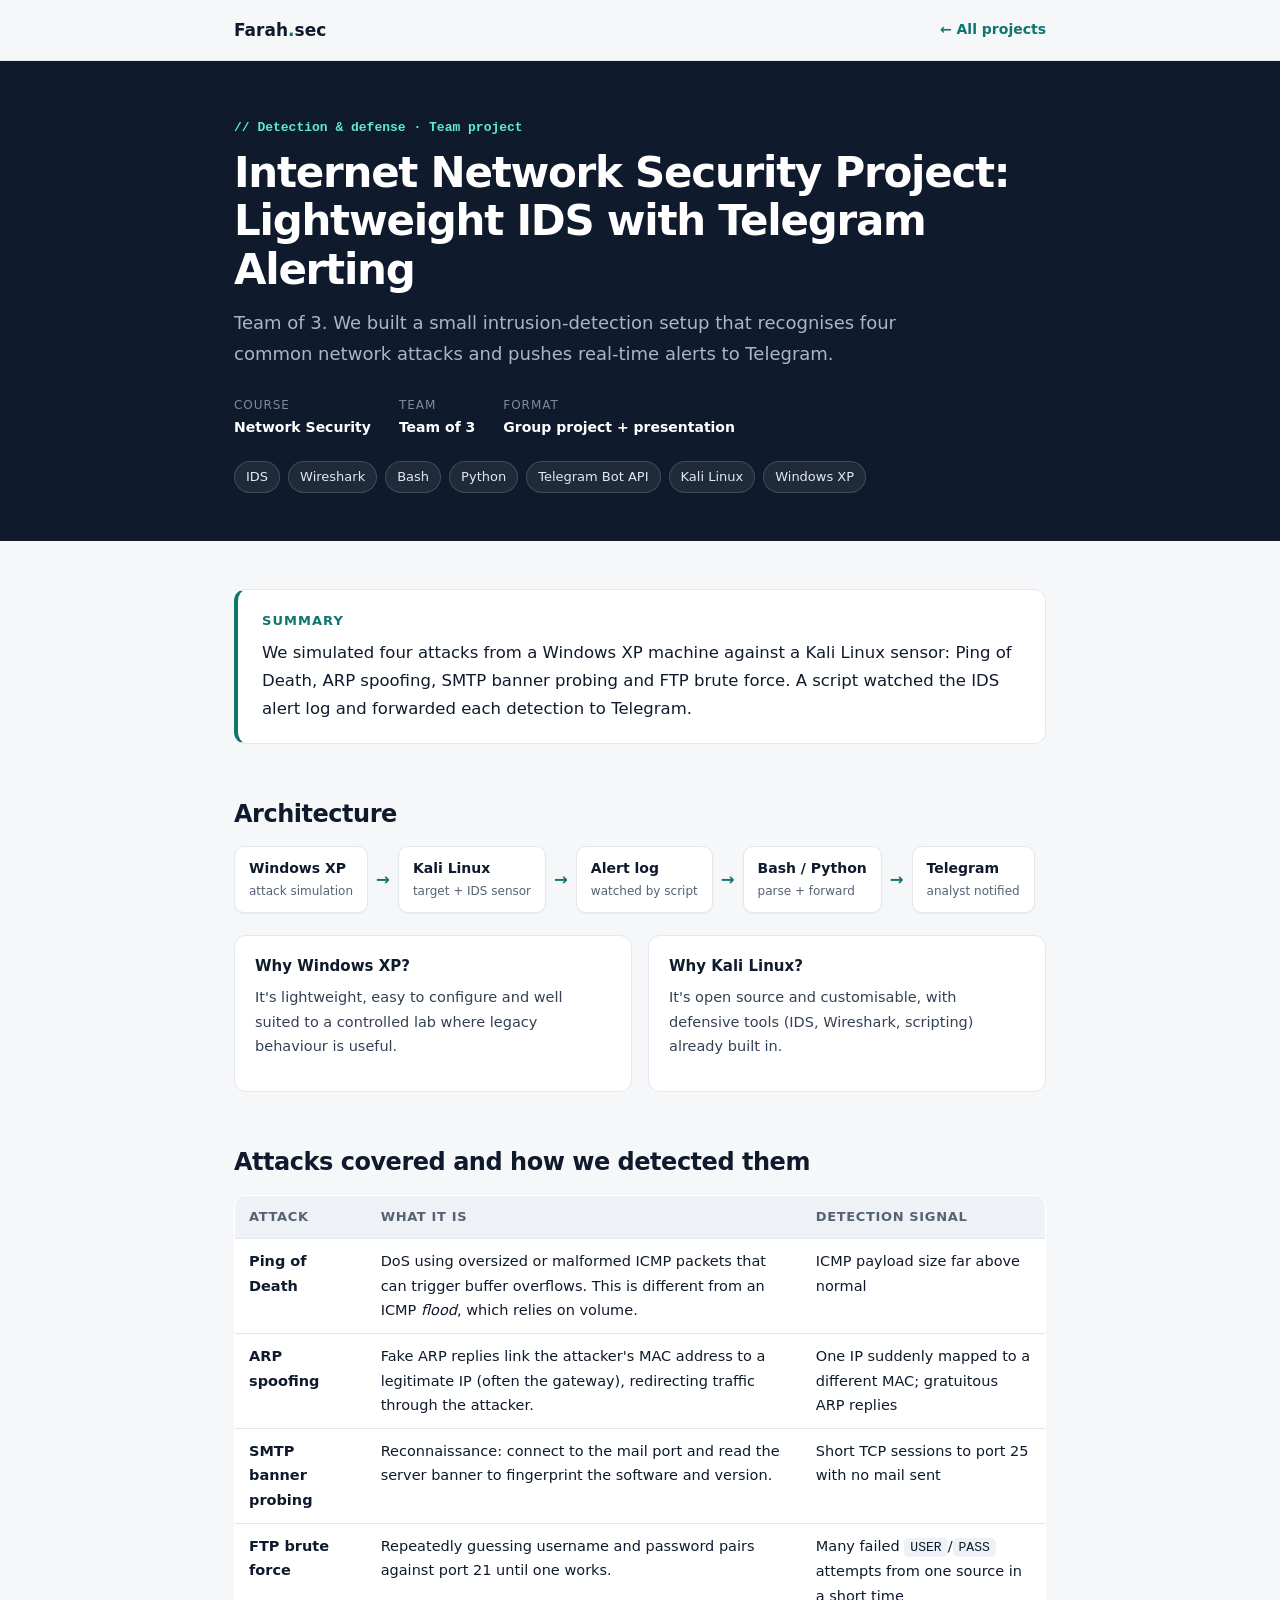
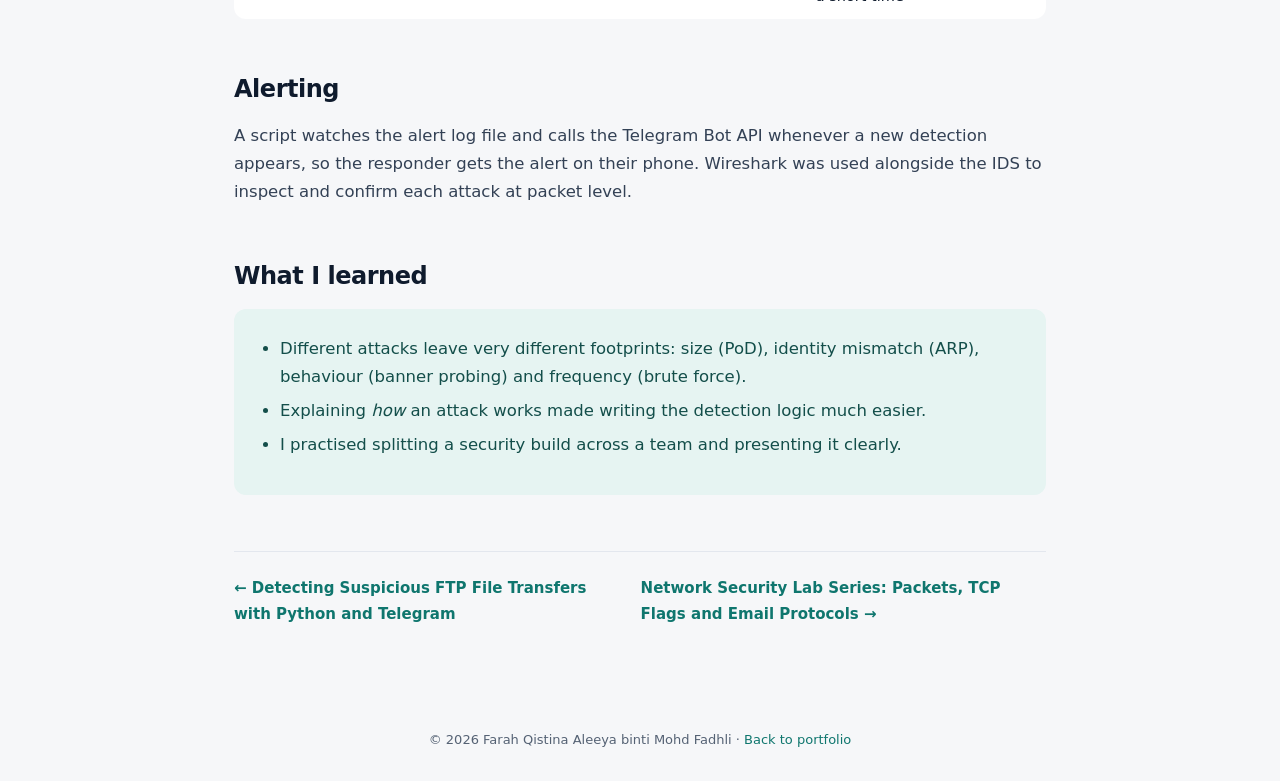
<file: projects/network-security-project.html>
<!DOCTYPE html>
<html lang="en">
<head>
<meta charset="UTF-8">
<meta name="viewport" content="width=device-width, initial-scale=1.0">
<title>Internet Network Security Project: Lightweight IDS with Telegram Alerting | Farah Qistina</title>
<meta name="description" content="Team of 3. We built a small intrusion-detection setup that recognises four common network attacks and pushes real-time alerts to Telegram.">
<link rel="icon" href="data:image/svg+xml,<svg xmlns='http://www.w3.org/2000/svg' viewBox='0 0 64 64'><rect width='64' height='64' rx='14' fill='%230f766e'/><text x='50%' y='56%' text-anchor='middle' dominant-baseline='middle' font-family='Arial' font-weight='700' font-size='28' fill='white'>FQ</text></svg>">
<link rel="stylesheet" href="../assets/writeup.css">
</head>
<body>
<nav><div class="in"><a class="logo" href="../index.html">Farah<span>.</span>sec</a><a class="back" href="../index.html#projects">← All projects</a></div></nav>
<header class="hero"><div class="wrap">
  <div class="cat">// Detection & defense · Team project</div>
  <h1>Internet Network Security Project: Lightweight IDS with Telegram Alerting</h1>
  <p class="sub">Team of 3. We built a small intrusion-detection setup that recognises four common network attacks and pushes real-time alerts to Telegram.</p>
  <div class="meta"><div><span>Course</span><b>Network Security</b></div><div><span>Team</span><b>Team of 3</b></div><div><span>Format</span><b>Group project + presentation</b></div></div>
  <div class="chips"><span class="chip">IDS</span><span class="chip">Wireshark</span><span class="chip">Bash</span><span class="chip">Python</span><span class="chip">Telegram Bot API</span><span class="chip">Kali Linux</span><span class="chip">Windows XP</span></div>
</div></header>
<main><div class="wrap"><article>
<div class="tldr"><b>Summary</b>We simulated four attacks from a Windows XP machine against a Kali Linux sensor: Ping of Death, ARP spoofing, SMTP banner probing and FTP brute force. A script watched the IDS alert log and forwarded each detection to Telegram.</div>

<h2>Architecture</h2>
<div class="flow">
  <div class="n">Windows XP<small>attack simulation</small></div><span class="a">→</span>
  <div class="n">Kali Linux<small>target + IDS sensor</small></div><span class="a">→</span>
  <div class="n">Alert log<small>watched by script</small></div><span class="a">→</span>
  <div class="n">Bash / Python<small>parse + forward</small></div><span class="a">→</span>
  <div class="n">Telegram<small>analyst notified</small></div>
</div>
<div class="grid2">
  <div class="box"><h4>Why Windows XP?</h4><p>It's lightweight, easy to configure and well suited to a controlled lab where legacy behaviour is useful.</p></div>
  <div class="box"><h4>Why Kali Linux?</h4><p>It's open source and customisable, with defensive tools (IDS, Wireshark, scripting) already built in.</p></div>
</div>

<h2>Attacks covered and how we detected them</h2>
<table>
  <tr><th>Attack</th><th>What it is</th><th>Detection signal</th></tr>
  <tr><td><b>Ping of Death</b></td><td>DoS using oversized or malformed ICMP packets that can trigger buffer overflows. This is different from an ICMP <em>flood</em>, which relies on volume.</td><td>ICMP payload size far above normal</td></tr>
  <tr><td><b>ARP spoofing</b></td><td>Fake ARP replies link the attacker's MAC address to a legitimate IP (often the gateway), redirecting traffic through the attacker.</td><td>One IP suddenly mapped to a different MAC; gratuitous ARP replies</td></tr>
  <tr><td><b>SMTP banner probing</b></td><td>Reconnaissance: connect to the mail port and read the server banner to fingerprint the software and version.</td><td>Short TCP sessions to port 25 with no mail sent</td></tr>
  <tr><td><b>FTP brute force</b></td><td>Repeatedly guessing username and password pairs against port 21 until one works.</td><td>Many failed <code>USER</code>/<code>PASS</code> attempts from one source in a short time</td></tr>
</table>

<h2>Alerting</h2>
<p>A script watches the alert log file and calls the Telegram Bot API whenever a new detection appears, so the responder gets the alert on their phone. Wireshark was used alongside the IDS to inspect and confirm each attack at packet level.</p>

<h2>What I learned</h2>
<div class="learned"><ul>
  <li>Different attacks leave very different footprints: size (PoD), identity mismatch (ARP), behaviour (banner probing) and frequency (brute force).</li>
  <li>Explaining <em>how</em> an attack works made writing the detection logic much easier.</li>
  <li>I practised splitting a security build across a team and presenting it clearly.</li>
</ul></div>
<div class="next"><span><a href="ftp-malware-detection.html">← Detecting Suspicious FTP File Transfers with Python and Telegram</a></span><span><a href="network-security-labs.html">Network Security Lab Series: Packets, TCP Flags and Email Protocols →</a></span></div>
</article></div></main>
<footer>© 2026 Farah Qistina Aleeya binti Mohd Fadhli · <a href="../index.html">Back to portfolio</a></footer>
</body>
</html>
</file>
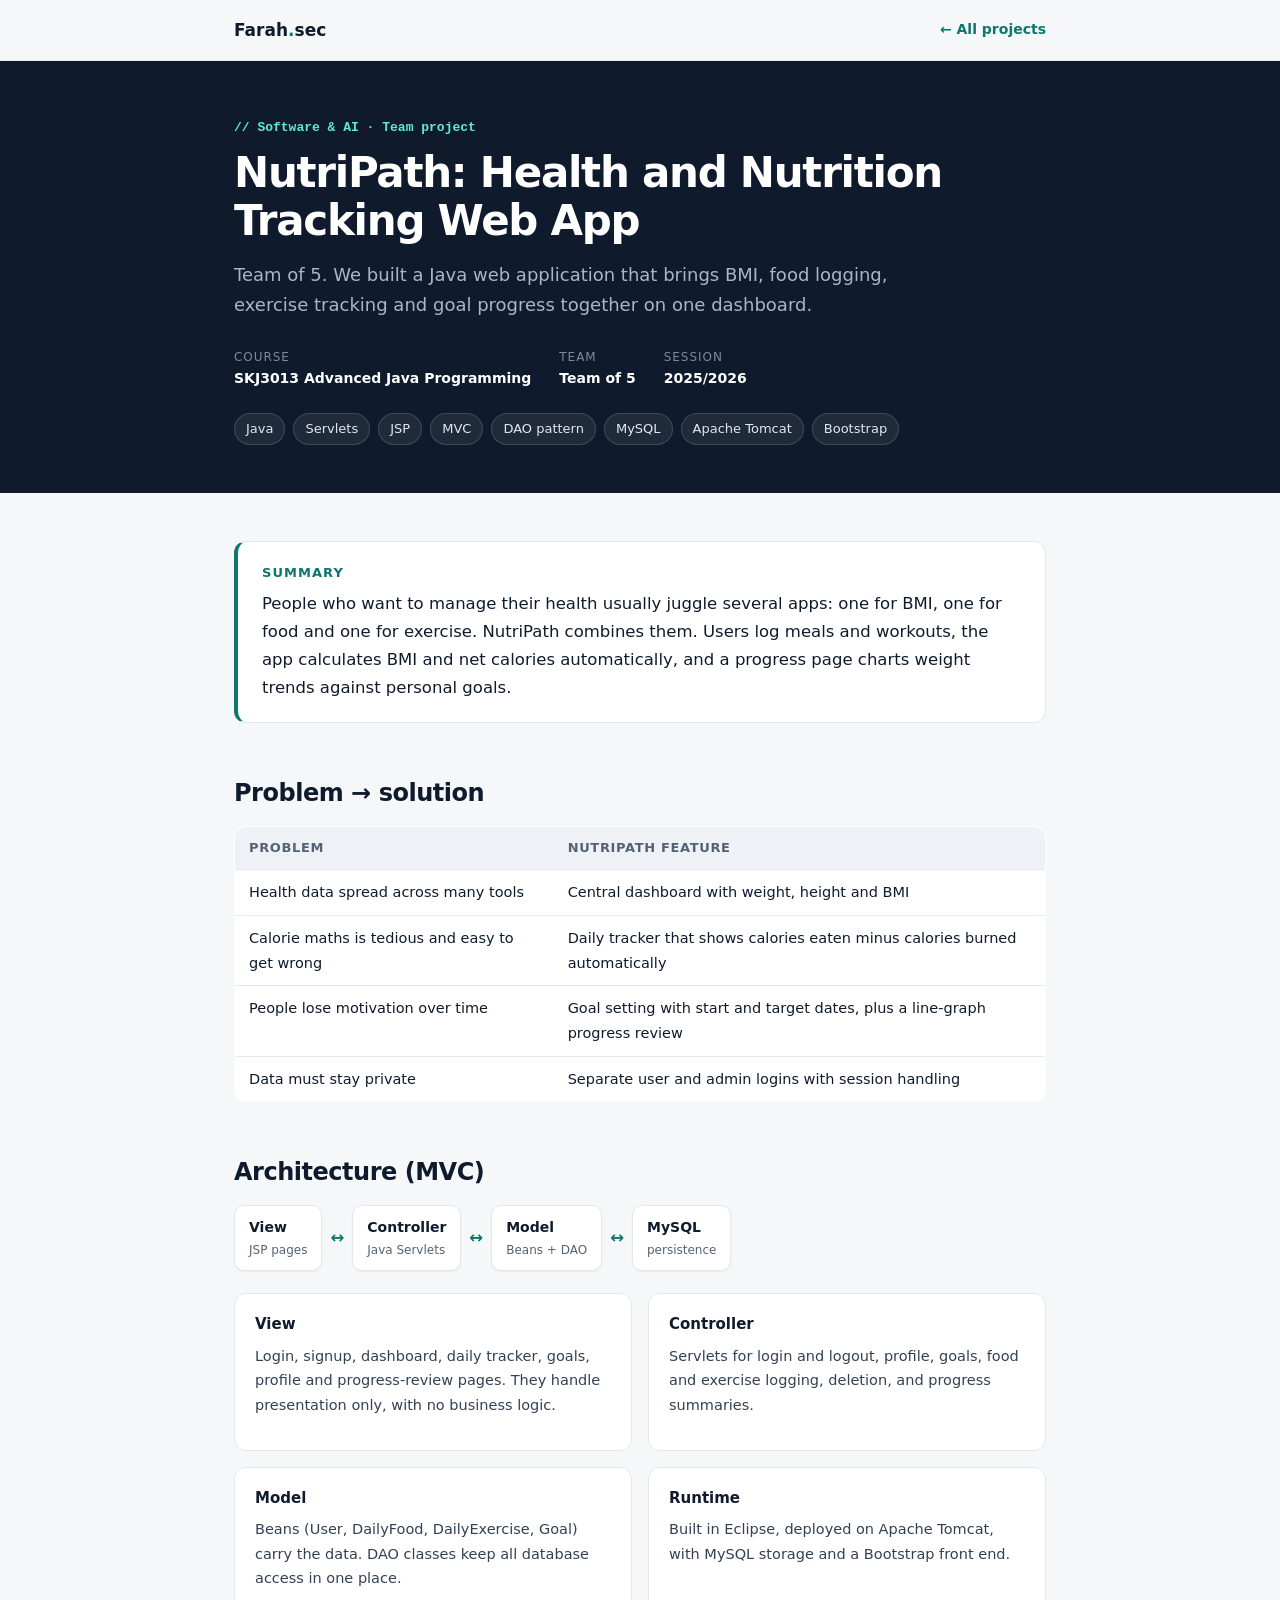
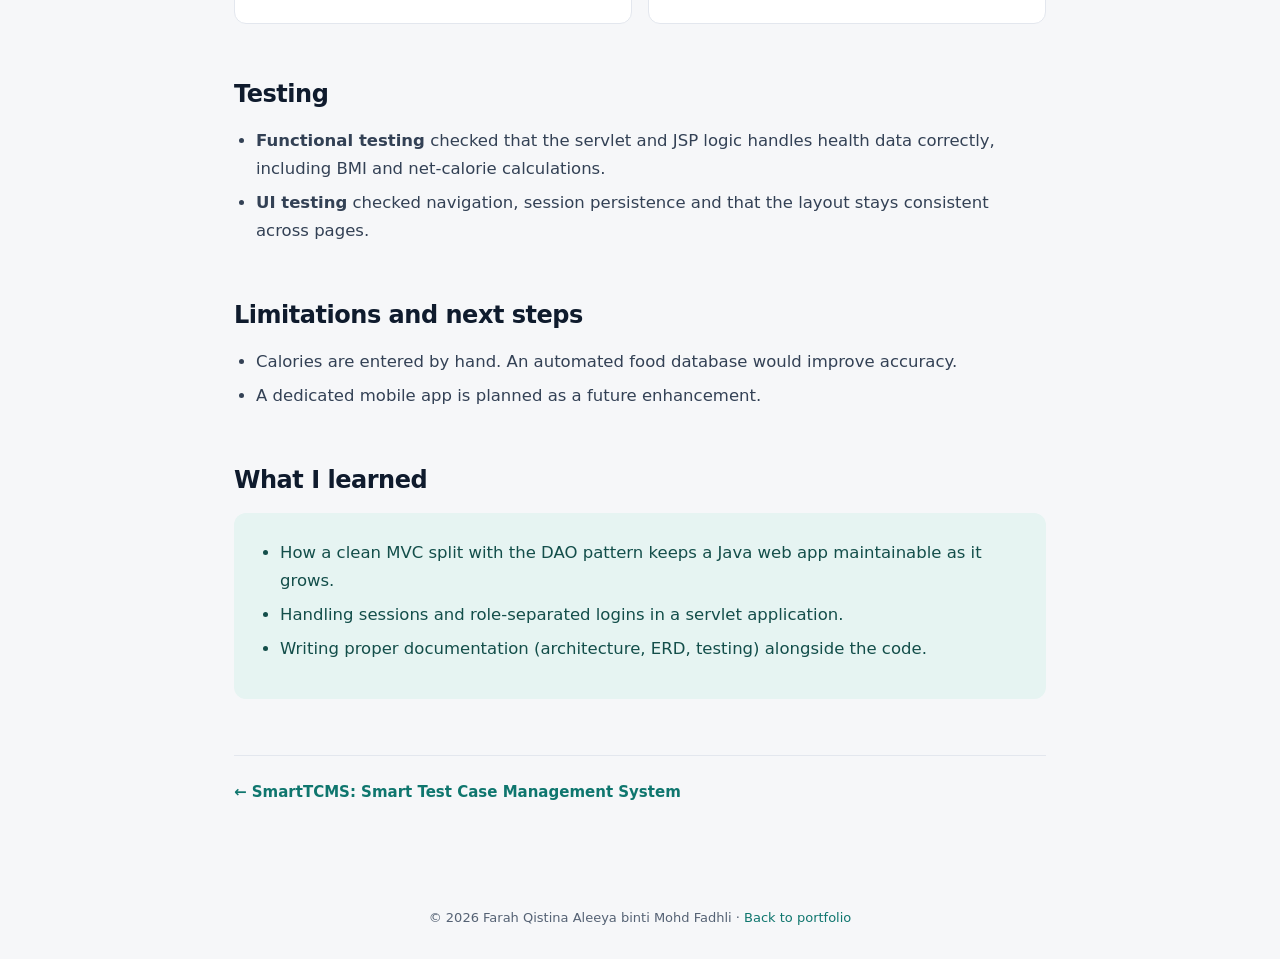
<file: projects/nutripath.html>
<!DOCTYPE html>
<html lang="en">
<head>
<meta charset="UTF-8">
<meta name="viewport" content="width=device-width, initial-scale=1.0">
<title>NutriPath: Health and Nutrition Tracking Web App | Farah Qistina</title>
<meta name="description" content="Team of 5. We built a Java web application that brings BMI, food logging, exercise tracking and goal progress together on one dashboard.">
<link rel="icon" href="data:image/svg+xml,<svg xmlns='http://www.w3.org/2000/svg' viewBox='0 0 64 64'><rect width='64' height='64' rx='14' fill='%230f766e'/><text x='50%' y='56%' text-anchor='middle' dominant-baseline='middle' font-family='Arial' font-weight='700' font-size='28' fill='white'>FQ</text></svg>">
<link rel="stylesheet" href="../assets/writeup.css">
</head>
<body>
<nav><div class="in"><a class="logo" href="../index.html">Farah<span>.</span>sec</a><a class="back" href="../index.html#projects">← All projects</a></div></nav>
<header class="hero"><div class="wrap">
  <div class="cat">// Software & AI · Team project</div>
  <h1>NutriPath: Health and Nutrition Tracking Web App</h1>
  <p class="sub">Team of 5. We built a Java web application that brings BMI, food logging, exercise tracking and goal progress together on one dashboard.</p>
  <div class="meta"><div><span>Course</span><b>SKJ3013 Advanced Java Programming</b></div><div><span>Team</span><b>Team of 5</b></div><div><span>Session</span><b>2025/2026</b></div></div>
  <div class="chips"><span class="chip">Java</span><span class="chip">Servlets</span><span class="chip">JSP</span><span class="chip">MVC</span><span class="chip">DAO pattern</span><span class="chip">MySQL</span><span class="chip">Apache Tomcat</span><span class="chip">Bootstrap</span></div>
</div></header>
<main><div class="wrap"><article>
<div class="tldr"><b>Summary</b>People who want to manage their health usually juggle several apps: one for BMI, one for food and one for exercise. NutriPath combines them. Users log meals and workouts, the app calculates BMI and net calories automatically, and a progress page charts weight trends against personal goals.</div>

<h2>Problem → solution</h2>
<table>
  <tr><th>Problem</th><th>NutriPath feature</th></tr>
  <tr><td>Health data spread across many tools</td><td>Central dashboard with weight, height and BMI</td></tr>
  <tr><td>Calorie maths is tedious and easy to get wrong</td><td>Daily tracker that shows calories eaten minus calories burned automatically</td></tr>
  <tr><td>People lose motivation over time</td><td>Goal setting with start and target dates, plus a line-graph progress review</td></tr>
  <tr><td>Data must stay private</td><td>Separate user and admin logins with session handling</td></tr>
</table>

<h2>Architecture (MVC)</h2>
<div class="flow">
  <div class="n">View<small>JSP pages</small></div><span class="a">↔</span>
  <div class="n">Controller<small>Java Servlets</small></div><span class="a">↔</span>
  <div class="n">Model<small>Beans + DAO</small></div><span class="a">↔</span>
  <div class="n">MySQL<small>persistence</small></div>
</div>
<div class="grid2">
  <div class="box"><h4>View</h4><p>Login, signup, dashboard, daily tracker, goals, profile and progress-review pages. They handle presentation only, with no business logic.</p></div>
  <div class="box"><h4>Controller</h4><p>Servlets for login and logout, profile, goals, food and exercise logging, deletion, and progress summaries.</p></div>
  <div class="box"><h4>Model</h4><p>Beans (User, DailyFood, DailyExercise, Goal) carry the data. DAO classes keep all database access in one place.</p></div>
  <div class="box"><h4>Runtime</h4><p>Built in Eclipse, deployed on Apache Tomcat, with MySQL storage and a Bootstrap front end.</p></div>
</div>

<h2>Testing</h2>
<ul>
  <li><b>Functional testing</b> checked that the servlet and JSP logic handles health data correctly, including BMI and net-calorie calculations.</li>
  <li><b>UI testing</b> checked navigation, session persistence and that the layout stays consistent across pages.</li>
</ul>

<h2>Limitations and next steps</h2>
<ul>
  <li>Calories are entered by hand. An automated food database would improve accuracy.</li>
  <li>A dedicated mobile app is planned as a future enhancement.</li>
</ul>

<h2>What I learned</h2>
<div class="learned"><ul>
  <li>How a clean MVC split with the DAO pattern keeps a Java web app maintainable as it grows.</li>
  <li>Handling sessions and role-separated logins in a servlet application.</li>
  <li>Writing proper documentation (architecture, ERD, testing) alongside the code.</li>
</ul></div>
<div class="next"><span><a href="smarttcms.html">← SmartTCMS: Smart Test Case Management System</a></span><span></span></div>
</article></div></main>
<footer>© 2026 Farah Qistina Aleeya binti Mohd Fadhli · <a href="../index.html">Back to portfolio</a></footer>
</body>
</html>
</file>
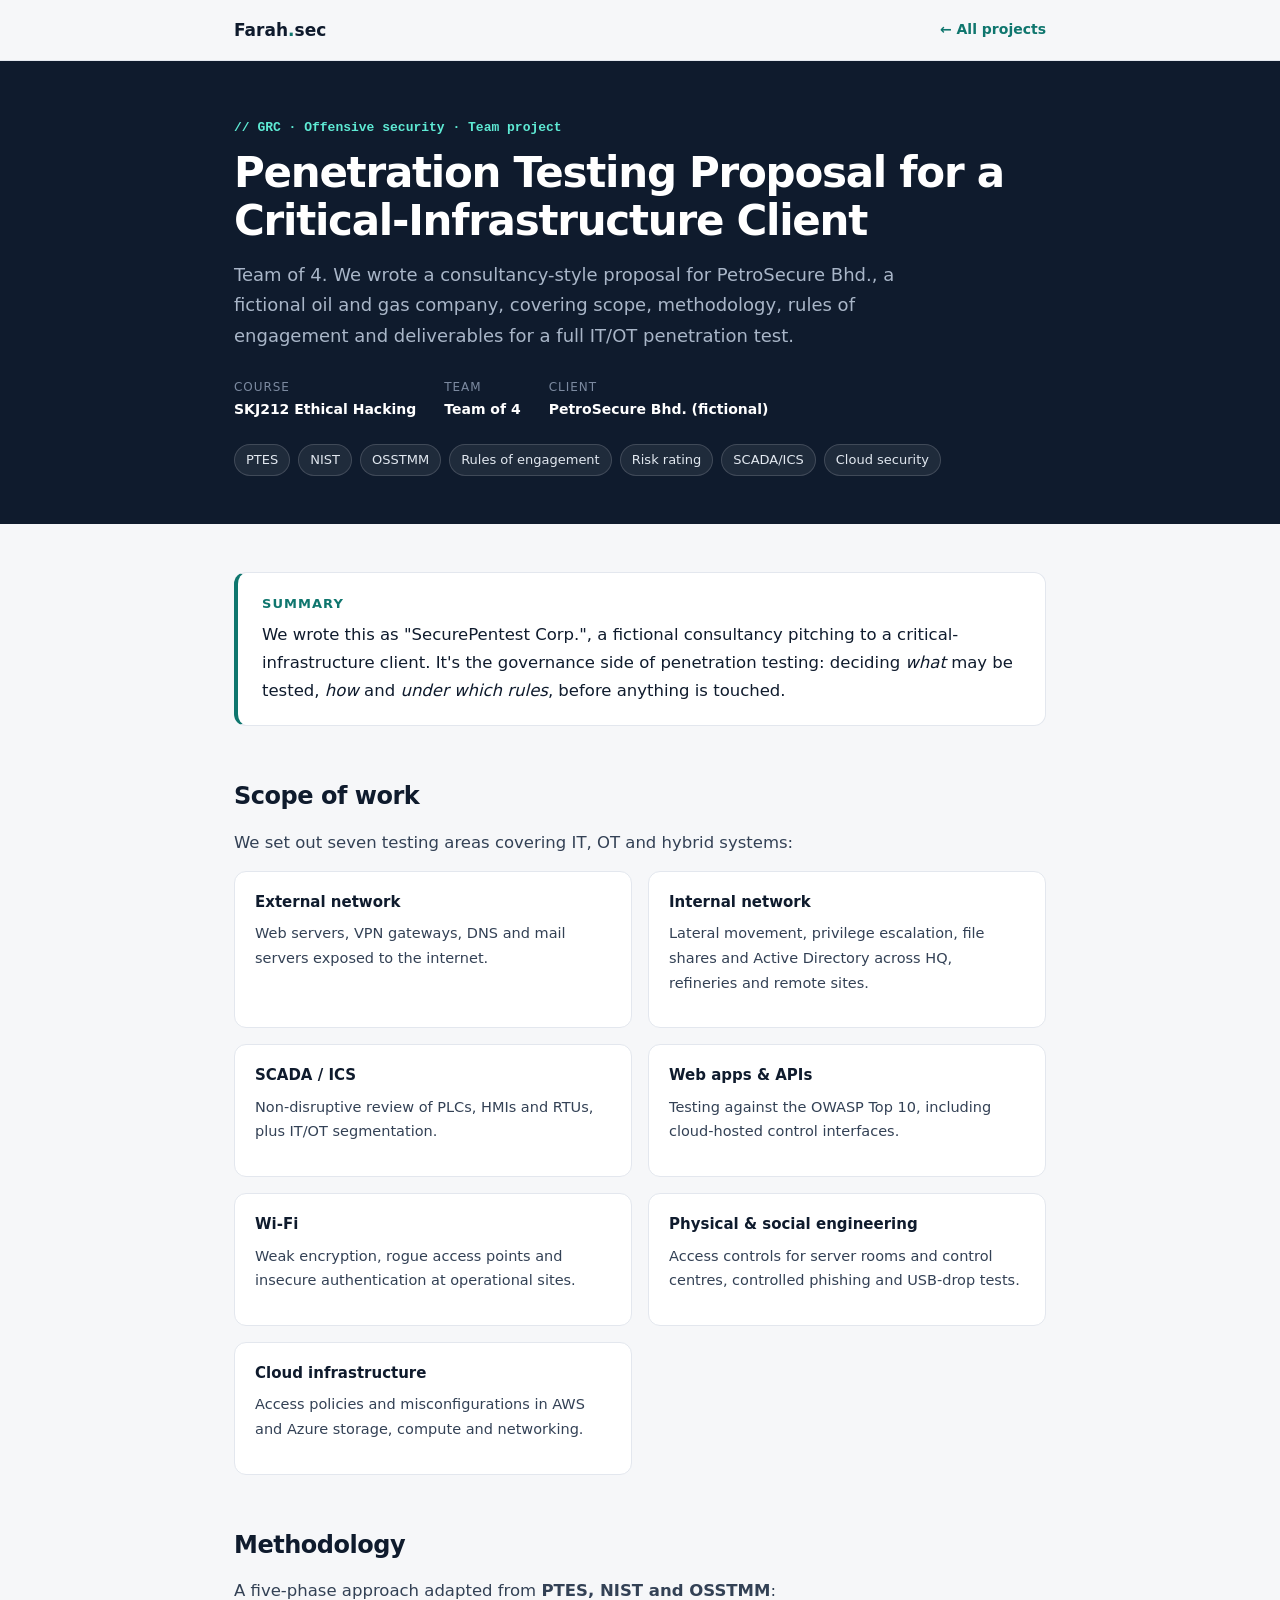
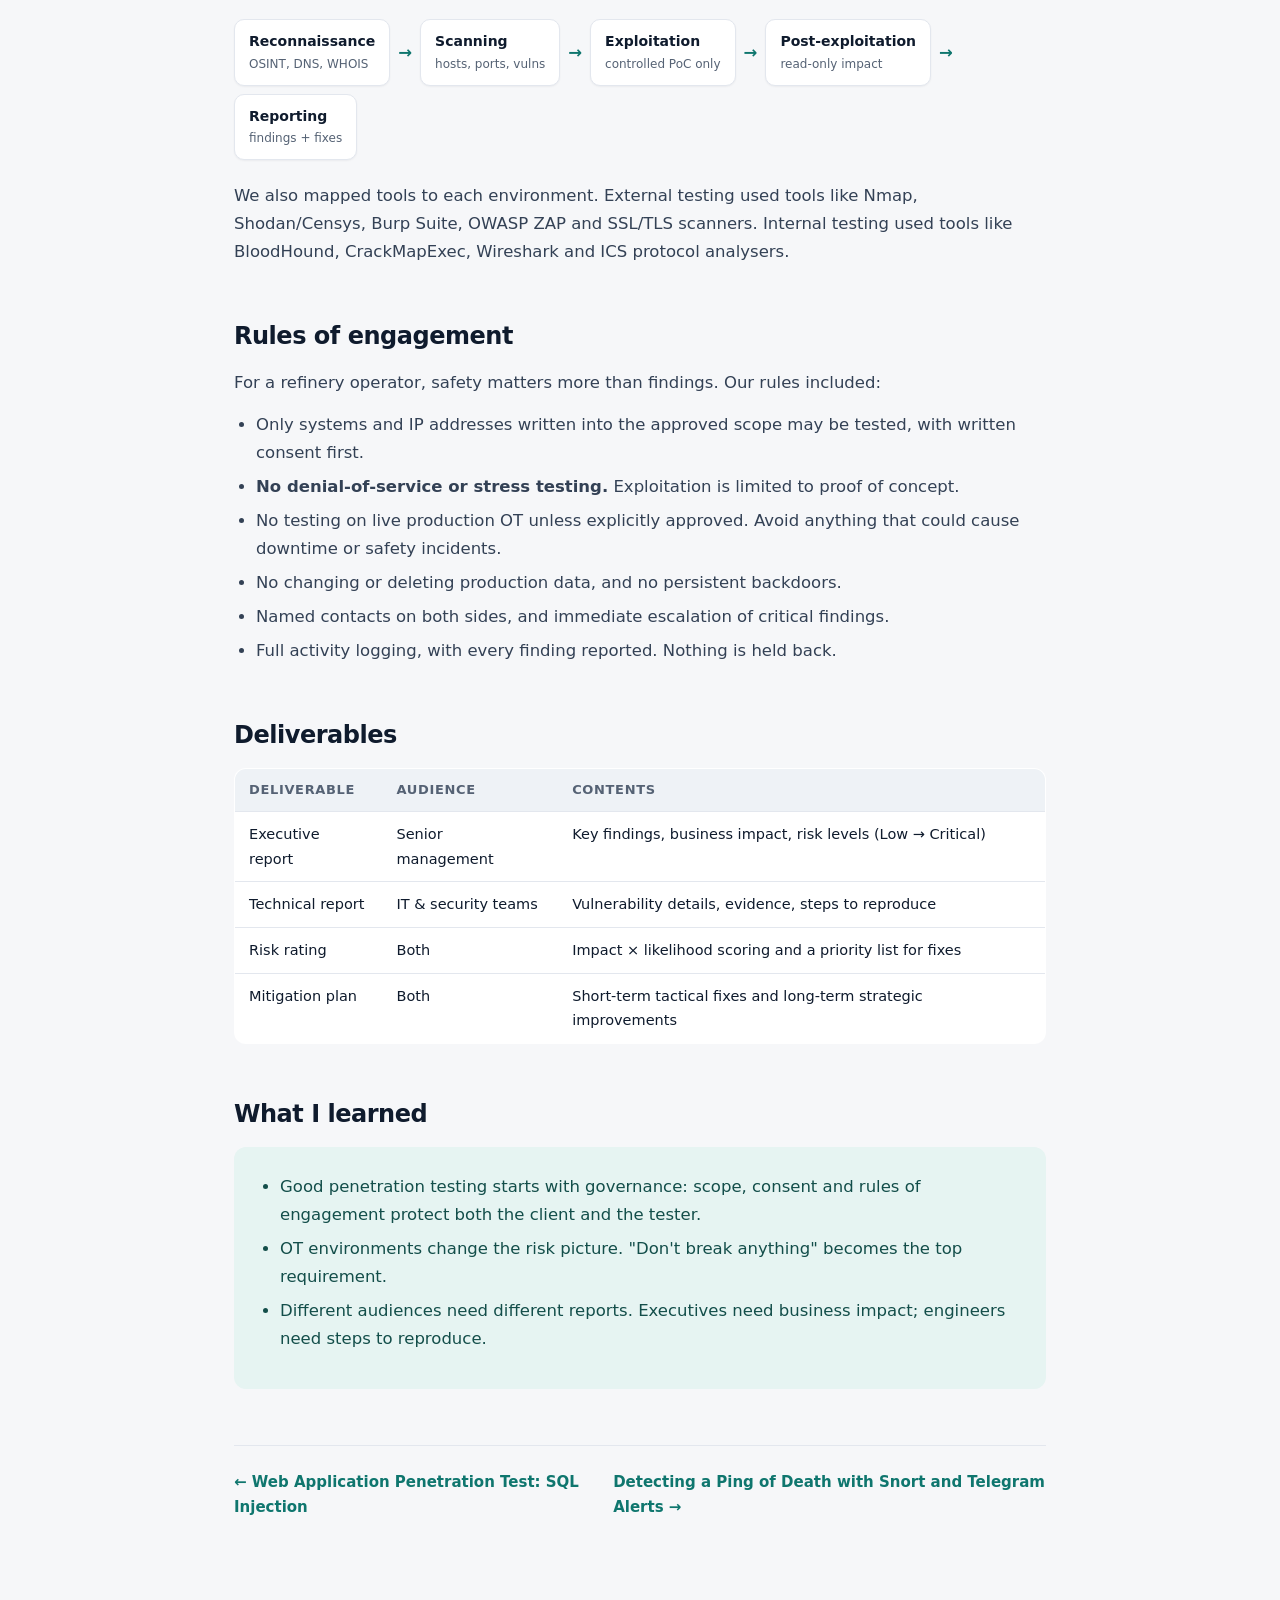
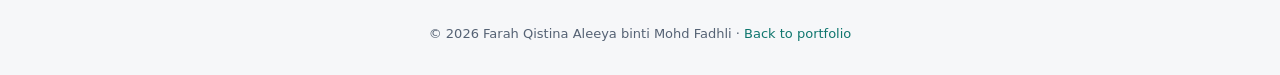
<file: projects/pentest-proposal.html>
<!DOCTYPE html>
<html lang="en">
<head>
<meta charset="UTF-8">
<meta name="viewport" content="width=device-width, initial-scale=1.0">
<title>Penetration Testing Proposal for a Critical-Infrastructure Client | Farah Qistina</title>
<meta name="description" content="Team of 4. We wrote a consultancy-style proposal for PetroSecure Bhd., a fictional oil and gas company, covering scope, methodology, rules of engagement and deliverables for a full IT/OT penetration test.">
<link rel="icon" href="data:image/svg+xml,<svg xmlns='http://www.w3.org/2000/svg' viewBox='0 0 64 64'><rect width='64' height='64' rx='14' fill='%230f766e'/><text x='50%' y='56%' text-anchor='middle' dominant-baseline='middle' font-family='Arial' font-weight='700' font-size='28' fill='white'>FQ</text></svg>">
<link rel="stylesheet" href="../assets/writeup.css">
</head>
<body>
<nav><div class="in"><a class="logo" href="../index.html">Farah<span>.</span>sec</a><a class="back" href="../index.html#projects">← All projects</a></div></nav>
<header class="hero"><div class="wrap">
  <div class="cat">// GRC · Offensive security · Team project</div>
  <h1>Penetration Testing Proposal for a Critical-Infrastructure Client</h1>
  <p class="sub">Team of 4. We wrote a consultancy-style proposal for PetroSecure Bhd., a fictional oil and gas company, covering scope, methodology, rules of engagement and deliverables for a full IT/OT penetration test.</p>
  <div class="meta"><div><span>Course</span><b>SKJ212 Ethical Hacking</b></div><div><span>Team</span><b>Team of 4</b></div><div><span>Client</span><b>PetroSecure Bhd. (fictional)</b></div></div>
  <div class="chips"><span class="chip">PTES</span><span class="chip">NIST</span><span class="chip">OSSTMM</span><span class="chip">Rules of engagement</span><span class="chip">Risk rating</span><span class="chip">SCADA/ICS</span><span class="chip">Cloud security</span></div>
</div></header>
<main><div class="wrap"><article>
<div class="tldr"><b>Summary</b>We wrote this as "SecurePentest Corp.", a fictional consultancy pitching to a critical-infrastructure client. It's the governance side of penetration testing: deciding <em>what</em> may be tested, <em>how</em> and <em>under which rules</em>, before anything is touched.</div>

<h2>Scope of work</h2>
<p>We set out seven testing areas covering IT, OT and hybrid systems:</p>
<div class="grid2">
  <div class="box"><h4>External network</h4><p>Web servers, VPN gateways, DNS and mail servers exposed to the internet.</p></div>
  <div class="box"><h4>Internal network</h4><p>Lateral movement, privilege escalation, file shares and Active Directory across HQ, refineries and remote sites.</p></div>
  <div class="box"><h4>SCADA / ICS</h4><p>Non-disruptive review of PLCs, HMIs and RTUs, plus IT/OT segmentation.</p></div>
  <div class="box"><h4>Web apps &amp; APIs</h4><p>Testing against the OWASP Top 10, including cloud-hosted control interfaces.</p></div>
  <div class="box"><h4>Wi-Fi</h4><p>Weak encryption, rogue access points and insecure authentication at operational sites.</p></div>
  <div class="box"><h4>Physical &amp; social engineering</h4><p>Access controls for server rooms and control centres, controlled phishing and USB-drop tests.</p></div>
  <div class="box"><h4>Cloud infrastructure</h4><p>Access policies and misconfigurations in AWS and Azure storage, compute and networking.</p></div>
</div>

<h2>Methodology</h2>
<p>A five-phase approach adapted from <b>PTES, NIST and OSSTMM</b>:</p>
<div class="flow">
  <div class="n">Reconnaissance<small>OSINT, DNS, WHOIS</small></div><span class="a">→</span>
  <div class="n">Scanning<small>hosts, ports, vulns</small></div><span class="a">→</span>
  <div class="n">Exploitation<small>controlled PoC only</small></div><span class="a">→</span>
  <div class="n">Post-exploitation<small>read-only impact</small></div><span class="a">→</span>
  <div class="n">Reporting<small>findings + fixes</small></div>
</div>
<p>We also mapped tools to each environment. External testing used tools like Nmap, Shodan/Censys, Burp Suite, OWASP ZAP and SSL/TLS scanners. Internal testing used tools like BloodHound, CrackMapExec, Wireshark and ICS protocol analysers.</p>

<h2>Rules of engagement</h2>
<p>For a refinery operator, safety matters more than findings. Our rules included:</p>
<ul>
  <li>Only systems and IP addresses written into the approved scope may be tested, with written consent first.</li>
  <li><b>No denial-of-service or stress testing.</b> Exploitation is limited to proof of concept.</li>
  <li>No testing on live production OT unless explicitly approved. Avoid anything that could cause downtime or safety incidents.</li>
  <li>No changing or deleting production data, and no persistent backdoors.</li>
  <li>Named contacts on both sides, and immediate escalation of critical findings.</li>
  <li>Full activity logging, with every finding reported. Nothing is held back.</li>
</ul>

<h2>Deliverables</h2>
<table>
  <tr><th>Deliverable</th><th>Audience</th><th>Contents</th></tr>
  <tr><td>Executive report</td><td>Senior management</td><td>Key findings, business impact, risk levels (Low → Critical)</td></tr>
  <tr><td>Technical report</td><td>IT &amp; security teams</td><td>Vulnerability details, evidence, steps to reproduce</td></tr>
  <tr><td>Risk rating</td><td>Both</td><td>Impact × likelihood scoring and a priority list for fixes</td></tr>
  <tr><td>Mitigation plan</td><td>Both</td><td>Short-term tactical fixes and long-term strategic improvements</td></tr>
</table>

<h2>What I learned</h2>
<div class="learned"><ul>
  <li>Good penetration testing starts with governance: scope, consent and rules of engagement protect both the client and the tester.</li>
  <li>OT environments change the risk picture. "Don't break anything" becomes the top requirement.</li>
  <li>Different audiences need different reports. Executives need business impact; engineers need steps to reproduce.</li>
</ul></div>
<div class="next"><span><a href="sql-injection-pentest.html">← Web Application Penetration Test: SQL Injection</a></span><span><a href="ping-of-death-detection.html">Detecting a Ping of Death with Snort and Telegram Alerts →</a></span></div>
</article></div></main>
<footer>© 2026 Farah Qistina Aleeya binti Mohd Fadhli · <a href="../index.html">Back to portfolio</a></footer>
</body>
</html>
</file>
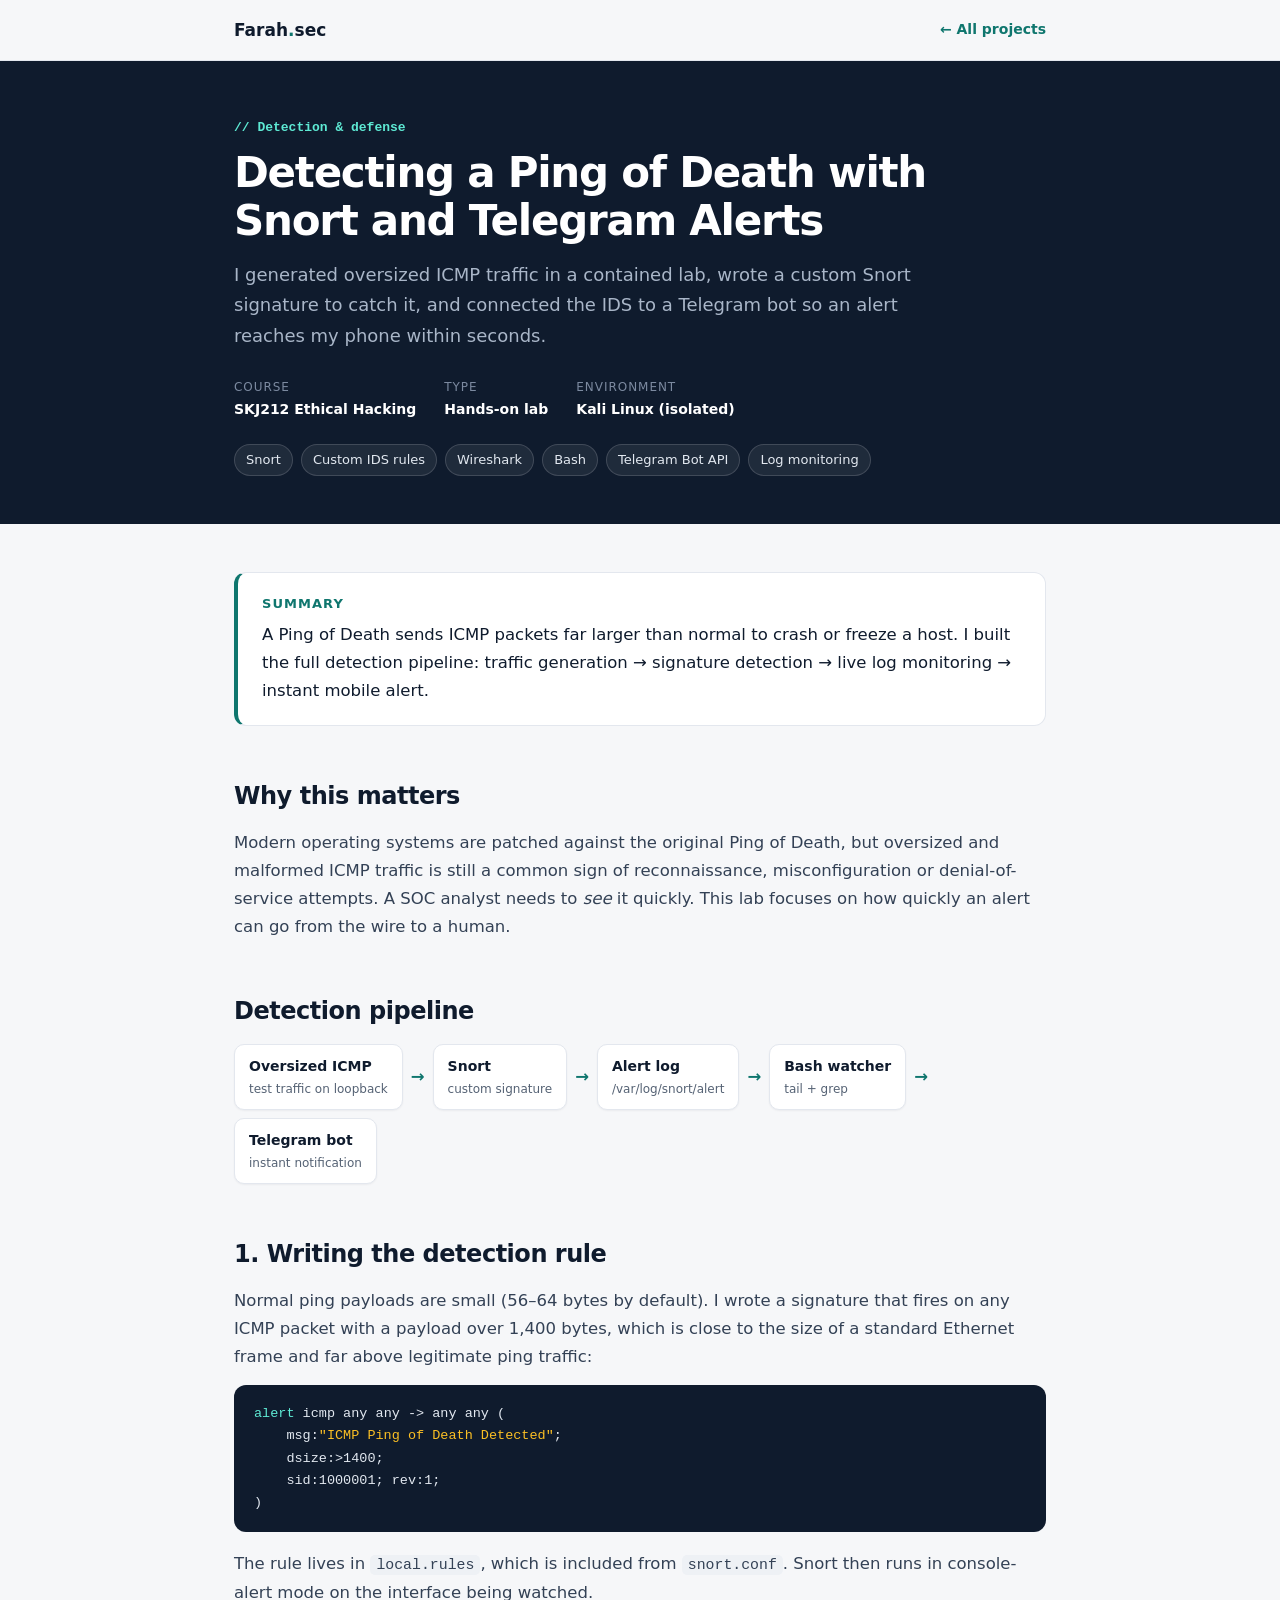
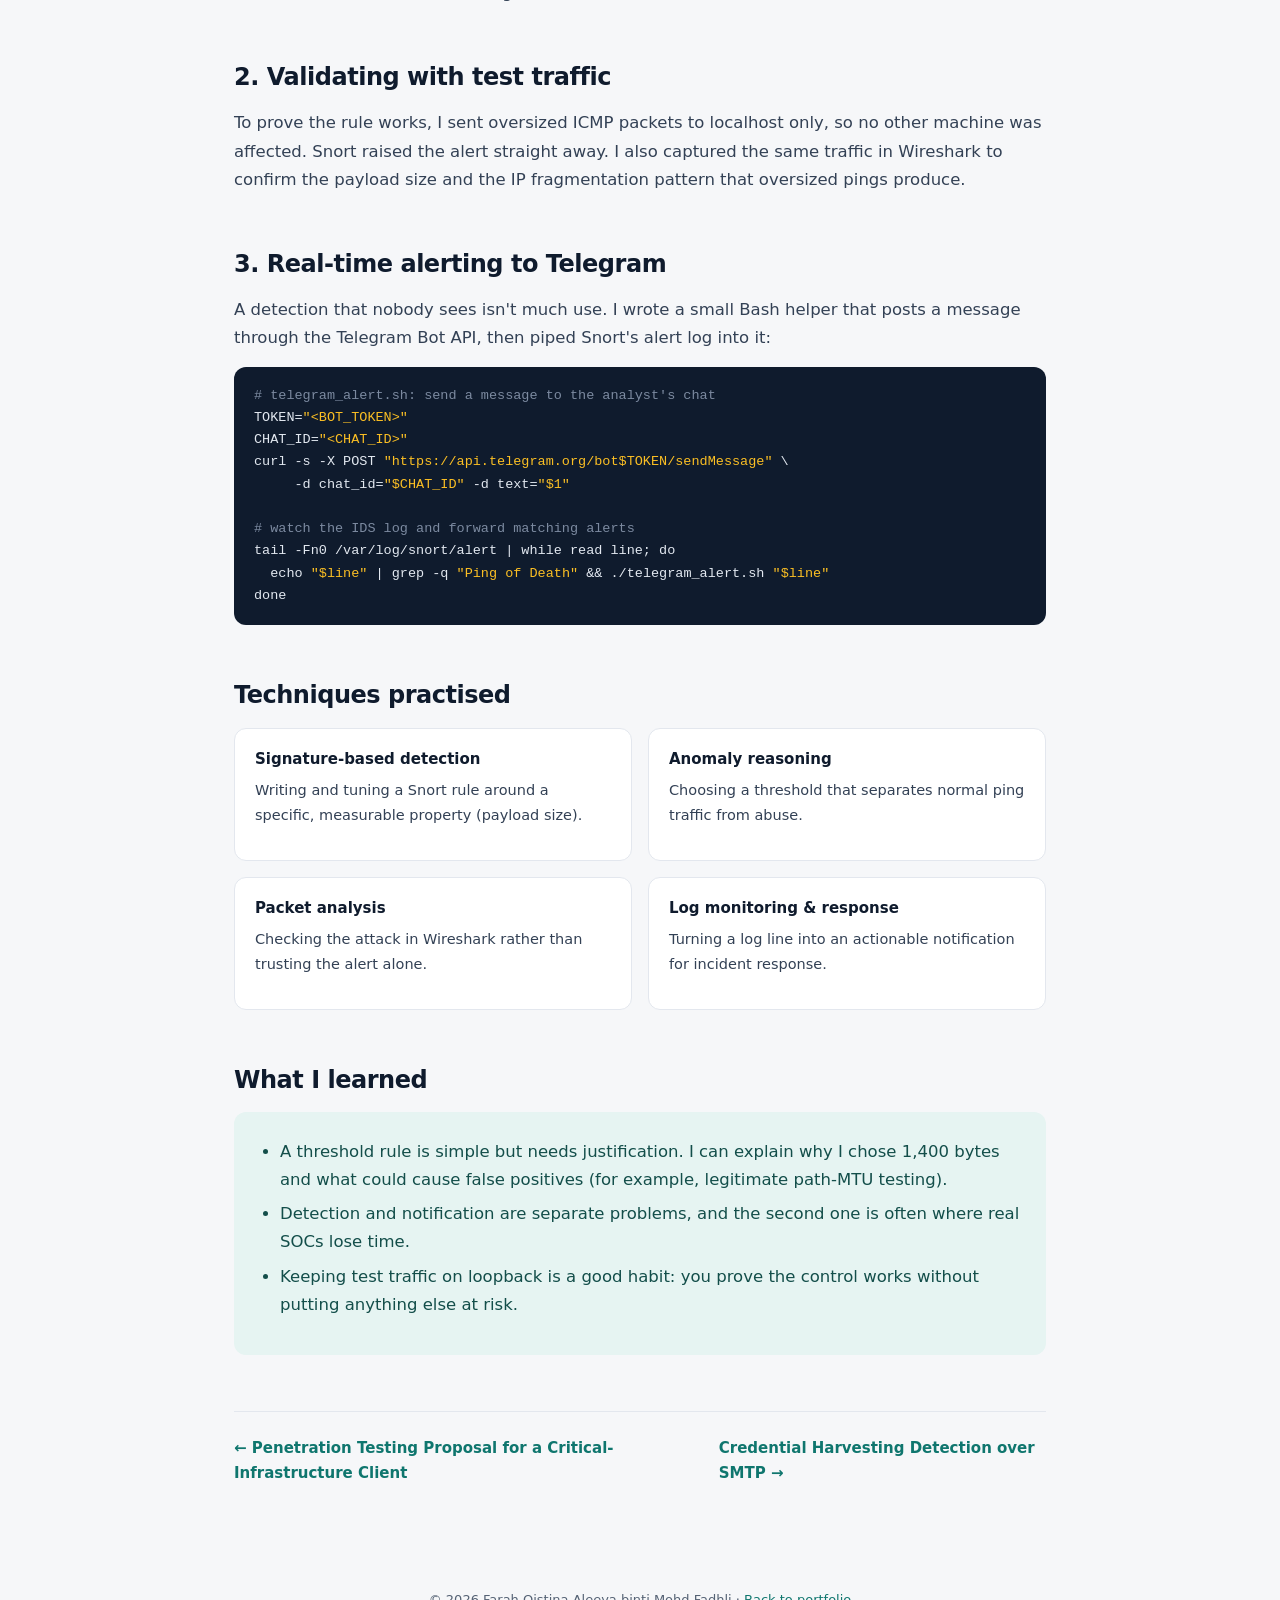
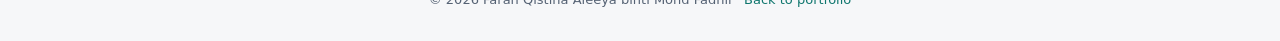
<file: projects/ping-of-death-detection.html>
<!DOCTYPE html>
<html lang="en">
<head>
<meta charset="UTF-8">
<meta name="viewport" content="width=device-width, initial-scale=1.0">
<title>Detecting a Ping of Death with Snort and Telegram Alerts | Farah Qistina</title>
<meta name="description" content="I generated oversized ICMP traffic in a contained lab, wrote a custom Snort signature to catch it, and connected the IDS to a Telegram bot so an alert reaches my phone within seconds.">
<link rel="icon" href="data:image/svg+xml,<svg xmlns='http://www.w3.org/2000/svg' viewBox='0 0 64 64'><rect width='64' height='64' rx='14' fill='%230f766e'/><text x='50%' y='56%' text-anchor='middle' dominant-baseline='middle' font-family='Arial' font-weight='700' font-size='28' fill='white'>FQ</text></svg>">
<link rel="stylesheet" href="../assets/writeup.css">
</head>
<body>
<nav><div class="in"><a class="logo" href="../index.html">Farah<span>.</span>sec</a><a class="back" href="../index.html#projects">← All projects</a></div></nav>
<header class="hero"><div class="wrap">
  <div class="cat">// Detection & defense</div>
  <h1>Detecting a Ping of Death with Snort and Telegram Alerts</h1>
  <p class="sub">I generated oversized ICMP traffic in a contained lab, wrote a custom Snort signature to catch it, and connected the IDS to a Telegram bot so an alert reaches my phone within seconds.</p>
  <div class="meta"><div><span>Course</span><b>SKJ212 Ethical Hacking</b></div><div><span>Type</span><b>Hands-on lab</b></div><div><span>Environment</span><b>Kali Linux (isolated)</b></div></div>
  <div class="chips"><span class="chip">Snort</span><span class="chip">Custom IDS rules</span><span class="chip">Wireshark</span><span class="chip">Bash</span><span class="chip">Telegram Bot API</span><span class="chip">Log monitoring</span></div>
</div></header>
<main><div class="wrap"><article>
<div class="tldr"><b>Summary</b>A Ping of Death sends ICMP packets far larger than normal to crash or freeze a host. I built the full detection pipeline: traffic generation → signature detection → live log monitoring → instant mobile alert.</div>

<h2>Why this matters</h2>
<p>Modern operating systems are patched against the original Ping of Death, but oversized and malformed ICMP traffic is still a common sign of reconnaissance, misconfiguration or denial-of-service attempts. A SOC analyst needs to <em>see</em> it quickly. This lab focuses on how quickly an alert can go from the wire to a human.</p>

<h2>Detection pipeline</h2>
<div class="flow">
  <div class="n">Oversized ICMP<small>test traffic on loopback</small></div><span class="a">→</span>
  <div class="n">Snort<small>custom signature</small></div><span class="a">→</span>
  <div class="n">Alert log<small>/var/log/snort/alert</small></div><span class="a">→</span>
  <div class="n">Bash watcher<small>tail + grep</small></div><span class="a">→</span>
  <div class="n">Telegram bot<small>instant notification</small></div>
</div>

<h2>1. Writing the detection rule</h2>
<p>Normal ping payloads are small (56–64 bytes by default). I wrote a signature that fires on any ICMP packet with a payload over 1,400 bytes, which is close to the size of a standard Ethernet frame and far above legitimate ping traffic:</p>
<pre><code><span class="k">alert</span> icmp any any -> any any (
    msg:<span class="y">"ICMP Ping of Death Detected"</span>;
    dsize:>1400;
    sid:1000001; rev:1;
)</code></pre>
<p>The rule lives in <code>local.rules</code>, which is included from <code>snort.conf</code>. Snort then runs in console-alert mode on the interface being watched.</p>

<h2>2. Validating with test traffic</h2>
<p>To prove the rule works, I sent oversized ICMP packets to localhost only, so no other machine was affected. Snort raised the alert straight away. I also captured the same traffic in Wireshark to confirm the payload size and the IP fragmentation pattern that oversized pings produce.</p>

<h2>3. Real-time alerting to Telegram</h2>
<p>A detection that nobody sees isn't much use. I wrote a small Bash helper that posts a message through the Telegram Bot API, then piped Snort's alert log into it:</p>
<pre><code><span class="c"># telegram_alert.sh: send a message to the analyst's chat</span>
TOKEN=<span class="y">"&lt;BOT_TOKEN&gt;"</span>
CHAT_ID=<span class="y">"&lt;CHAT_ID&gt;"</span>
curl -s -X POST <span class="y">"https://api.telegram.org/bot$TOKEN/sendMessage"</span> \
     -d chat_id=<span class="y">"$CHAT_ID"</span> -d text=<span class="y">"$1"</span>

<span class="c"># watch the IDS log and forward matching alerts</span>
tail -Fn0 /var/log/snort/alert | while read line; do
  echo <span class="y">"$line"</span> | grep -q <span class="y">"Ping of Death"</span> &amp;&amp; ./telegram_alert.sh <span class="y">"$line"</span>
done</code></pre>

<h2>Techniques practised</h2>
<div class="grid2">
  <div class="box"><h4>Signature-based detection</h4><p>Writing and tuning a Snort rule around a specific, measurable property (payload size).</p></div>
  <div class="box"><h4>Anomaly reasoning</h4><p>Choosing a threshold that separates normal ping traffic from abuse.</p></div>
  <div class="box"><h4>Packet analysis</h4><p>Checking the attack in Wireshark rather than trusting the alert alone.</p></div>
  <div class="box"><h4>Log monitoring &amp; response</h4><p>Turning a log line into an actionable notification for incident response.</p></div>
</div>

<h2>What I learned</h2>
<div class="learned"><ul>
  <li>A threshold rule is simple but needs justification. I can explain why I chose 1,400 bytes and what could cause false positives (for example, legitimate path-MTU testing).</li>
  <li>Detection and notification are separate problems, and the second one is often where real SOCs lose time.</li>
  <li>Keeping test traffic on loopback is a good habit: you prove the control works without putting anything else at risk.</li>
</ul></div>
<div class="next"><span><a href="pentest-proposal.html">← Penetration Testing Proposal for a Critical-Infrastructure Client</a></span><span><a href="credential-harvesting-detection.html">Credential Harvesting Detection over SMTP →</a></span></div>
</article></div></main>
<footer>© 2026 Farah Qistina Aleeya binti Mohd Fadhli · <a href="../index.html">Back to portfolio</a></footer>
</body>
</html>
</file>
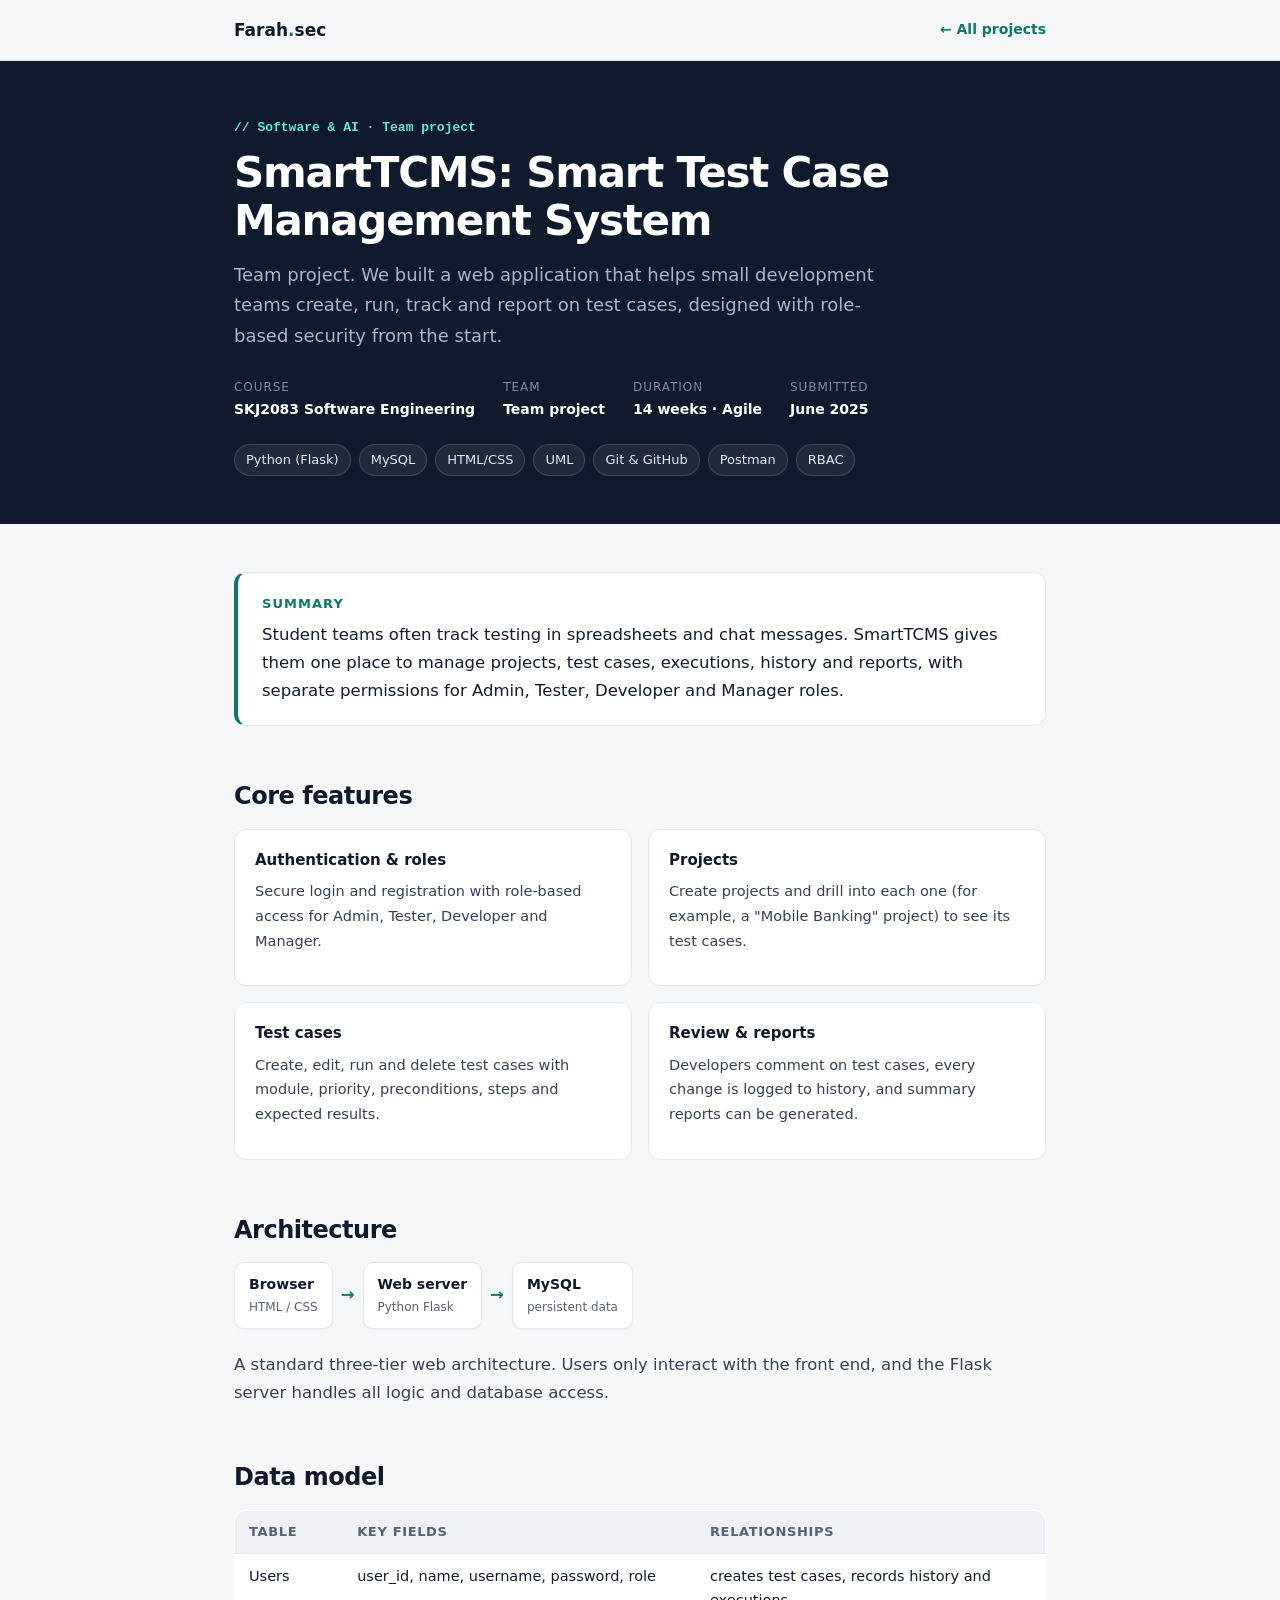
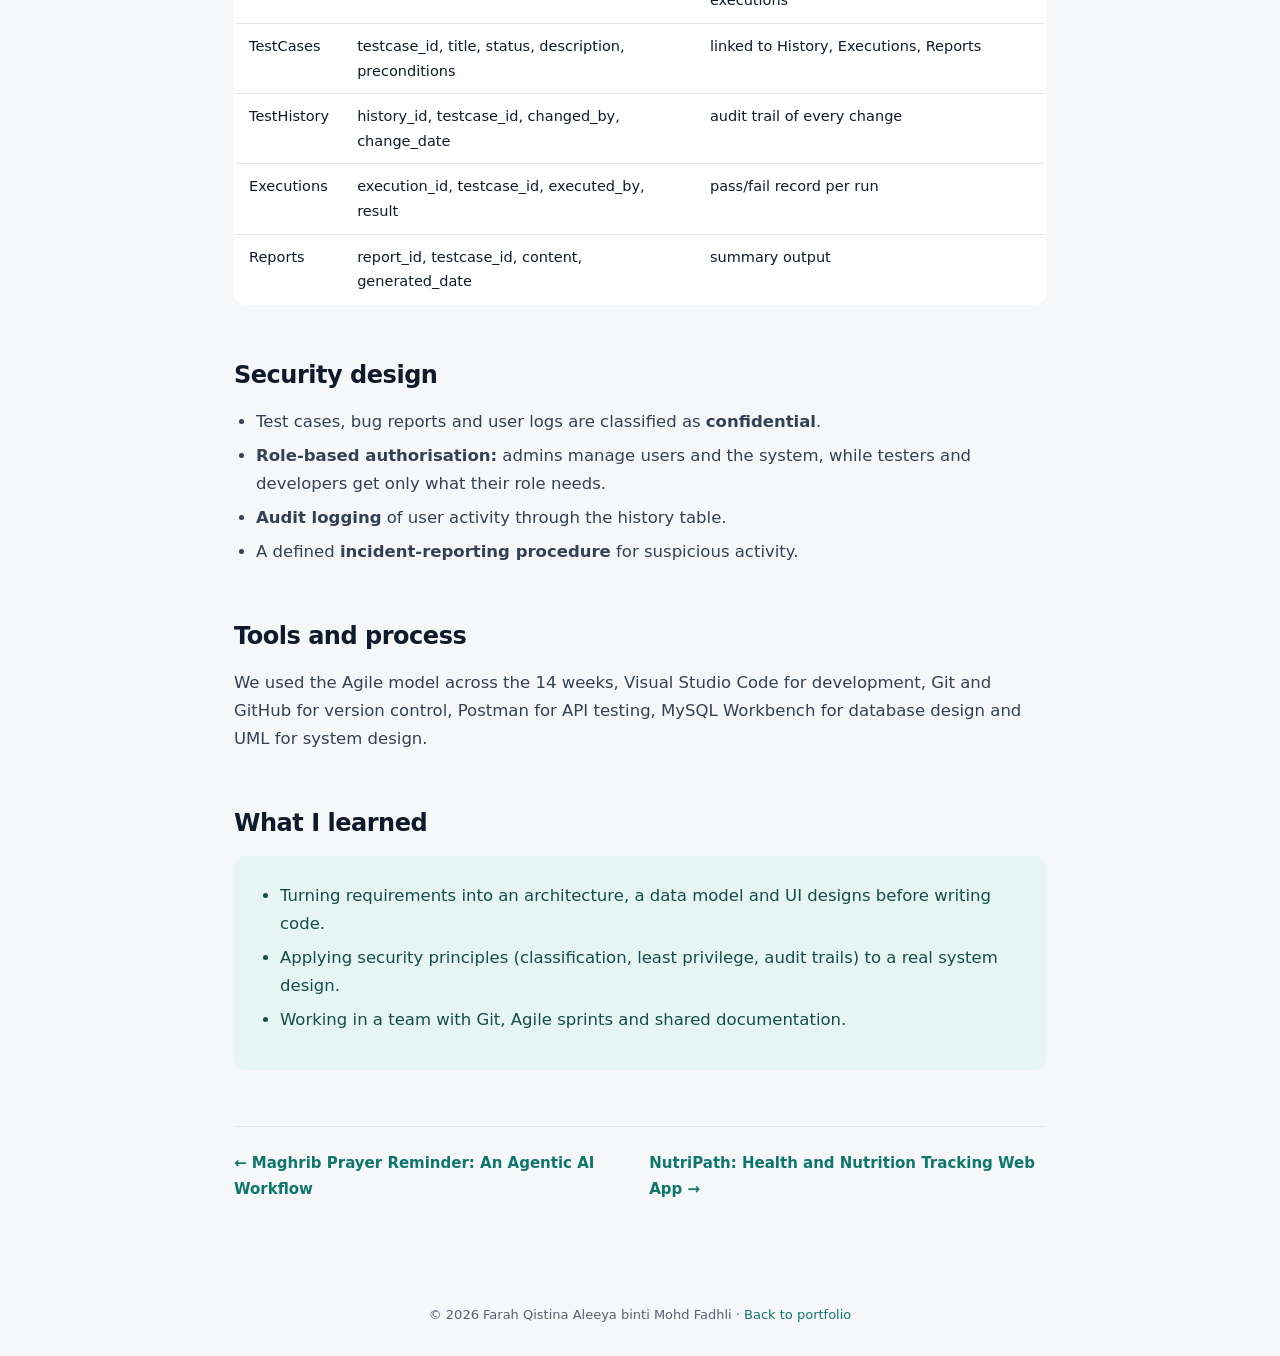
<file: projects/smarttcms.html>
<!DOCTYPE html>
<html lang="en">
<head>
<meta charset="UTF-8">
<meta name="viewport" content="width=device-width, initial-scale=1.0">
<title>SmartTCMS: Smart Test Case Management System | Farah Qistina</title>
<meta name="description" content="Team project. We built a web application that helps small development teams create, run, track and report on test cases, designed with role-based security from the start.">
<link rel="icon" href="data:image/svg+xml,<svg xmlns='http://www.w3.org/2000/svg' viewBox='0 0 64 64'><rect width='64' height='64' rx='14' fill='%230f766e'/><text x='50%' y='56%' text-anchor='middle' dominant-baseline='middle' font-family='Arial' font-weight='700' font-size='28' fill='white'>FQ</text></svg>">
<link rel="stylesheet" href="../assets/writeup.css">
</head>
<body>
<nav><div class="in"><a class="logo" href="../index.html">Farah<span>.</span>sec</a><a class="back" href="../index.html#projects">← All projects</a></div></nav>
<header class="hero"><div class="wrap">
  <div class="cat">// Software & AI · Team project</div>
  <h1>SmartTCMS: Smart Test Case Management System</h1>
  <p class="sub">Team project. We built a web application that helps small development teams create, run, track and report on test cases, designed with role-based security from the start.</p>
  <div class="meta"><div><span>Course</span><b>SKJ2083 Software Engineering</b></div><div><span>Team</span><b>Team project</b></div><div><span>Duration</span><b>14 weeks · Agile</b></div><div><span>Submitted</span><b>June 2025</b></div></div>
  <div class="chips"><span class="chip">Python (Flask)</span><span class="chip">MySQL</span><span class="chip">HTML/CSS</span><span class="chip">UML</span><span class="chip">Git & GitHub</span><span class="chip">Postman</span><span class="chip">RBAC</span></div>
</div></header>
<main><div class="wrap"><article>
<div class="tldr"><b>Summary</b>Student teams often track testing in spreadsheets and chat messages. SmartTCMS gives them one place to manage projects, test cases, executions, history and reports, with separate permissions for Admin, Tester, Developer and Manager roles.</div>

<h2>Core features</h2>
<div class="grid2">
  <div class="box"><h4>Authentication &amp; roles</h4><p>Secure login and registration with role-based access for Admin, Tester, Developer and Manager.</p></div>
  <div class="box"><h4>Projects</h4><p>Create projects and drill into each one (for example, a "Mobile Banking" project) to see its test cases.</p></div>
  <div class="box"><h4>Test cases</h4><p>Create, edit, run and delete test cases with module, priority, preconditions, steps and expected results.</p></div>
  <div class="box"><h4>Review &amp; reports</h4><p>Developers comment on test cases, every change is logged to history, and summary reports can be generated.</p></div>
</div>

<h2>Architecture</h2>
<div class="flow">
  <div class="n">Browser<small>HTML / CSS</small></div><span class="a">→</span>
  <div class="n">Web server<small>Python Flask</small></div><span class="a">→</span>
  <div class="n">MySQL<small>persistent data</small></div>
</div>
<p>A standard three-tier web architecture. Users only interact with the front end, and the Flask server handles all logic and database access.</p>

<h2>Data model</h2>
<table>
  <tr><th>Table</th><th>Key fields</th><th>Relationships</th></tr>
  <tr><td>Users</td><td>user_id, name, username, password, role</td><td>creates test cases, records history and executions</td></tr>
  <tr><td>TestCases</td><td>testcase_id, title, status, description, preconditions</td><td>linked to History, Executions, Reports</td></tr>
  <tr><td>TestHistory</td><td>history_id, testcase_id, changed_by, change_date</td><td>audit trail of every change</td></tr>
  <tr><td>Executions</td><td>execution_id, testcase_id, executed_by, result</td><td>pass/fail record per run</td></tr>
  <tr><td>Reports</td><td>report_id, testcase_id, content, generated_date</td><td>summary output</td></tr>
</table>

<h2>Security design</h2>
<ul>
  <li>Test cases, bug reports and user logs are classified as <b>confidential</b>.</li>
  <li><b>Role-based authorisation:</b> admins manage users and the system, while testers and developers get only what their role needs.</li>
  <li><b>Audit logging</b> of user activity through the history table.</li>
  <li>A defined <b>incident-reporting procedure</b> for suspicious activity.</li>
</ul>

<h2>Tools and process</h2>
<p>We used the Agile model across the 14 weeks, Visual Studio Code for development, Git and GitHub for version control, Postman for API testing, MySQL Workbench for database design and UML for system design.</p>

<h2>What I learned</h2>
<div class="learned"><ul>
  <li>Turning requirements into an architecture, a data model and UI designs before writing code.</li>
  <li>Applying security principles (classification, least privilege, audit trails) to a real system design.</li>
  <li>Working in a team with Git, Agile sprints and shared documentation.</li>
</ul></div>
<div class="next"><span><a href="maghrib-prayer-reminder.html">← Maghrib Prayer Reminder: An Agentic AI Workflow</a></span><span><a href="nutripath.html">NutriPath: Health and Nutrition Tracking Web App →</a></span></div>
</article></div></main>
<footer>© 2026 Farah Qistina Aleeya binti Mohd Fadhli · <a href="../index.html">Back to portfolio</a></footer>
</body>
</html>
</file>
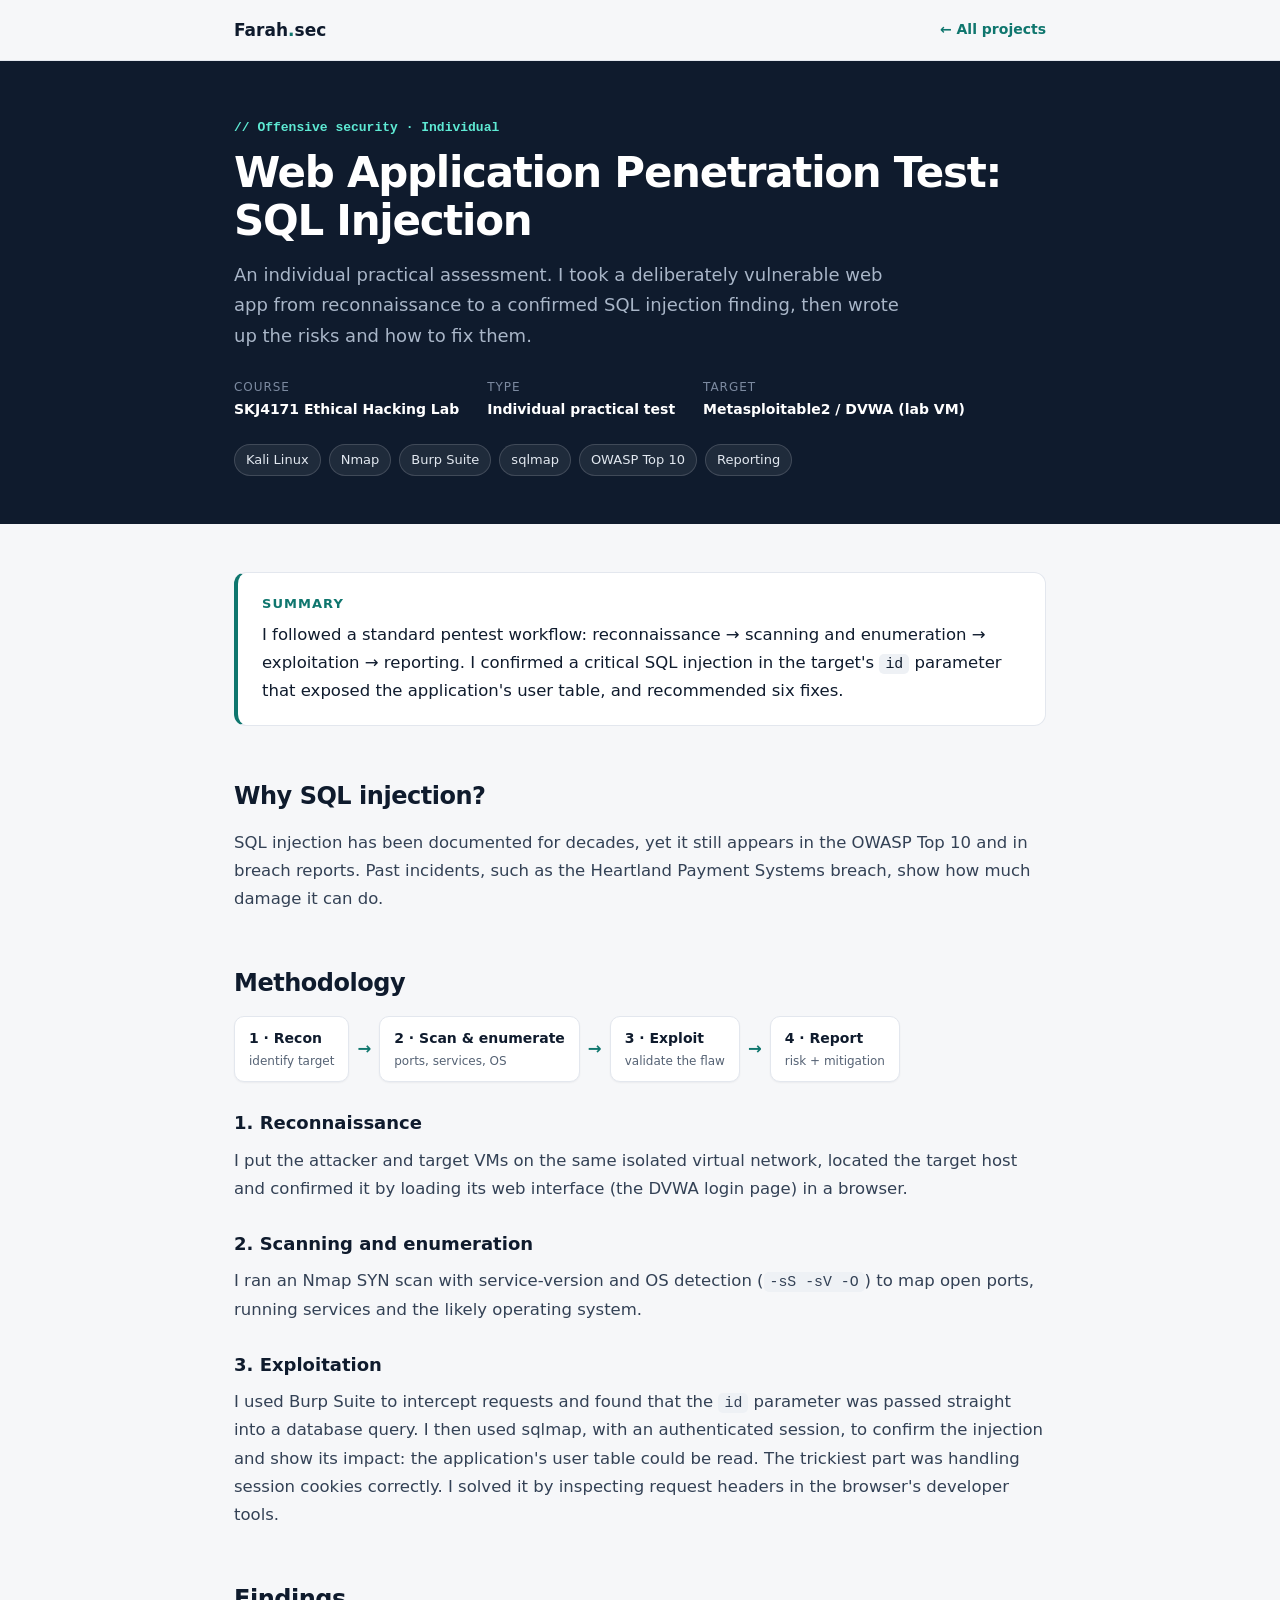
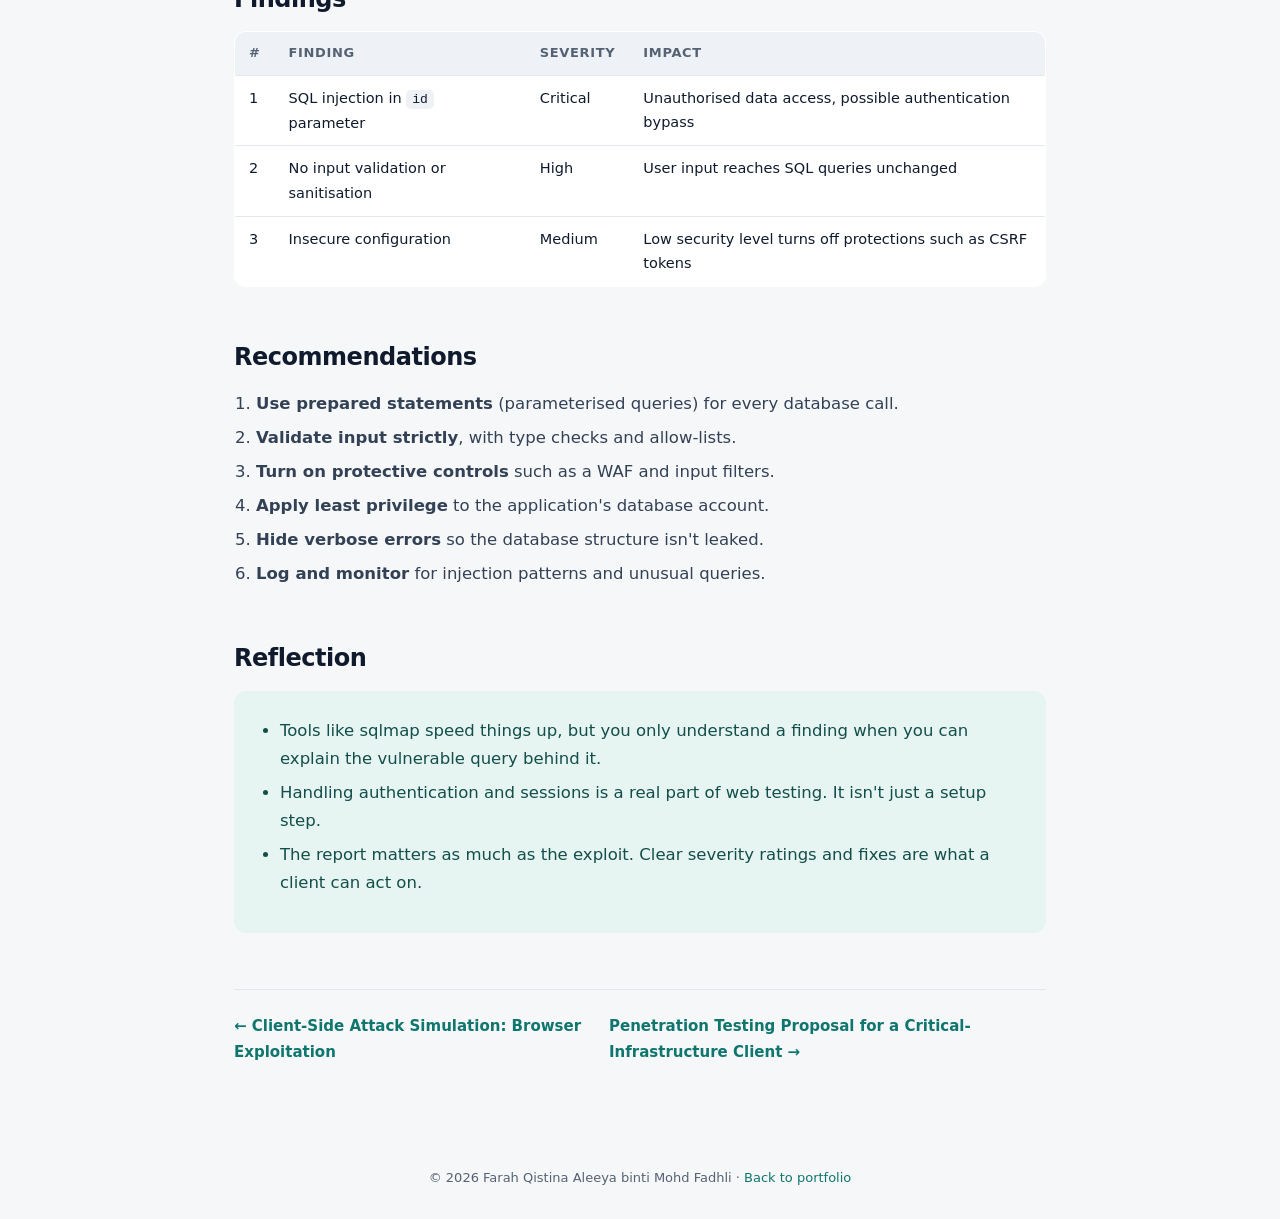
<file: projects/sql-injection-pentest.html>
<!DOCTYPE html>
<html lang="en">
<head>
<meta charset="UTF-8">
<meta name="viewport" content="width=device-width, initial-scale=1.0">
<title>Web Application Penetration Test: SQL Injection | Farah Qistina</title>
<meta name="description" content="An individual practical assessment. I took a deliberately vulnerable web app from reconnaissance to a confirmed SQL injection finding, then wrote up the risks and how to fix them.">
<link rel="icon" href="data:image/svg+xml,<svg xmlns='http://www.w3.org/2000/svg' viewBox='0 0 64 64'><rect width='64' height='64' rx='14' fill='%230f766e'/><text x='50%' y='56%' text-anchor='middle' dominant-baseline='middle' font-family='Arial' font-weight='700' font-size='28' fill='white'>FQ</text></svg>">
<link rel="stylesheet" href="../assets/writeup.css">
</head>
<body>
<nav><div class="in"><a class="logo" href="../index.html">Farah<span>.</span>sec</a><a class="back" href="../index.html#projects">← All projects</a></div></nav>
<header class="hero"><div class="wrap">
  <div class="cat">// Offensive security · Individual</div>
  <h1>Web Application Penetration Test: SQL Injection</h1>
  <p class="sub">An individual practical assessment. I took a deliberately vulnerable web app from reconnaissance to a confirmed SQL injection finding, then wrote up the risks and how to fix them.</p>
  <div class="meta"><div><span>Course</span><b>SKJ4171 Ethical Hacking Lab</b></div><div><span>Type</span><b>Individual practical test</b></div><div><span>Target</span><b>Metasploitable2 / DVWA (lab VM)</b></div></div>
  <div class="chips"><span class="chip">Kali Linux</span><span class="chip">Nmap</span><span class="chip">Burp Suite</span><span class="chip">sqlmap</span><span class="chip">OWASP Top 10</span><span class="chip">Reporting</span></div>
</div></header>
<main><div class="wrap"><article>
<div class="tldr"><b>Summary</b>I followed a standard pentest workflow: reconnaissance → scanning and enumeration → exploitation → reporting. I confirmed a critical SQL injection in the target's <code>id</code> parameter that exposed the application's user table, and recommended six fixes.</div>

<h2>Why SQL injection?</h2>
<p>SQL injection has been documented for decades, yet it still appears in the OWASP Top 10 and in breach reports. Past incidents, such as the Heartland Payment Systems breach, show how much damage it can do.</p>

<h2>Methodology</h2>
<div class="flow">
  <div class="n">1 · Recon<small>identify target</small></div><span class="a">→</span>
  <div class="n">2 · Scan &amp; enumerate<small>ports, services, OS</small></div><span class="a">→</span>
  <div class="n">3 · Exploit<small>validate the flaw</small></div><span class="a">→</span>
  <div class="n">4 · Report<small>risk + mitigation</small></div>
</div>

<h3>1. Reconnaissance</h3>
<p>I put the attacker and target VMs on the same isolated virtual network, located the target host and confirmed it by loading its web interface (the DVWA login page) in a browser.</p>

<h3>2. Scanning and enumeration</h3>
<p>I ran an Nmap SYN scan with service-version and OS detection (<code>-sS -sV -O</code>) to map open ports, running services and the likely operating system.</p>

<h3>3. Exploitation</h3>
<p>I used Burp Suite to intercept requests and found that the <code>id</code> parameter was passed straight into a database query. I then used sqlmap, with an authenticated session, to confirm the injection and show its impact: the application's user table could be read. The trickiest part was handling session cookies correctly. I solved it by inspecting request headers in the browser's developer tools.</p>

<h2>Findings</h2>
<table>
  <tr><th>#</th><th>Finding</th><th>Severity</th><th>Impact</th></tr>
  <tr><td>1</td><td>SQL injection in <code>id</code> parameter</td><td>Critical</td><td>Unauthorised data access, possible authentication bypass</td></tr>
  <tr><td>2</td><td>No input validation or sanitisation</td><td>High</td><td>User input reaches SQL queries unchanged</td></tr>
  <tr><td>3</td><td>Insecure configuration</td><td>Medium</td><td>Low security level turns off protections such as CSRF tokens</td></tr>
</table>

<h2>Recommendations</h2>
<ol>
  <li><b>Use prepared statements</b> (parameterised queries) for every database call.</li>
  <li><b>Validate input strictly</b>, with type checks and allow-lists.</li>
  <li><b>Turn on protective controls</b> such as a WAF and input filters.</li>
  <li><b>Apply least privilege</b> to the application's database account.</li>
  <li><b>Hide verbose errors</b> so the database structure isn't leaked.</li>
  <li><b>Log and monitor</b> for injection patterns and unusual queries.</li>
</ol>

<h2>Reflection</h2>
<div class="learned"><ul>
  <li>Tools like sqlmap speed things up, but you only understand a finding when you can explain the vulnerable query behind it.</li>
  <li>Handling authentication and sessions is a real part of web testing. It isn't just a setup step.</li>
  <li>The report matters as much as the exploit. Clear severity ratings and fixes are what a client can act on.</li>
</ul></div>
<div class="next"><span><a href="browser-exploitation.html">← Client-Side Attack Simulation: Browser Exploitation</a></span><span><a href="pentest-proposal.html">Penetration Testing Proposal for a Critical-Infrastructure Client →</a></span></div>
</article></div></main>
<footer>© 2026 Farah Qistina Aleeya binti Mohd Fadhli · <a href="../index.html">Back to portfolio</a></footer>
</body>
</html>
</file>
<file: assets/writeup.css>
:root{
  --bg:#f6f7f9; --surface:#fff; --ink:#0f1b2d; --muted:#556274; --line:#e3e7ee;
  --accent:#0f766e; --accent-soft:#e6f4f2; --navy:#0f1b2d;
  --font:"Inter","Segoe UI",system-ui,-apple-system,Roboto,Helvetica,Arial,sans-serif;
  --mono:"JetBrains Mono","Cascadia Code",Consolas,"Courier New",monospace;
}
*{box-sizing:border-box;margin:0;padding:0}
body{font-family:var(--font);background:var(--bg);color:var(--ink);line-height:1.7;font-size:16.5px}
a{color:var(--accent);text-decoration:none}
a:hover{text-decoration:underline}
nav{position:sticky;top:0;z-index:10;background:rgba(246,247,249,.92);backdrop-filter:blur(10px);border-bottom:1px solid var(--line)}
nav .in{max-width:860px;margin:0 auto;padding:0 24px;height:60px;display:flex;align-items:center;justify-content:space-between}
.logo{font-weight:800;color:var(--ink);font-size:17px}.logo span{color:var(--accent)}
.back{font-size:14px;font-weight:600}
header.hero{background:var(--navy);color:#e2e8f0;padding:56px 0 48px}
.wrap{max-width:860px;margin:0 auto;padding:0 24px}
.cat{font-family:var(--mono);font-size:13px;color:#5eead4;font-weight:600}
h1{font-size:clamp(30px,4.4vw,42px);line-height:1.15;letter-spacing:-.03em;color:#fff;margin:10px 0 14px}
.sub{color:#a9b6c8;font-size:18px;max-width:680px}
.meta{display:flex;flex-wrap:wrap;gap:10px 28px;margin-top:26px;font-size:14px}
.meta div span{display:block;color:#7c8aa0;font-size:12px;text-transform:uppercase;letter-spacing:.08em}
.meta div b{color:#fff;font-weight:600}
.chips{display:flex;flex-wrap:wrap;gap:8px;margin-top:22px}
.chip{font-size:13px;padding:4px 11px;border-radius:999px;background:rgba(255,255,255,.07);border:1px solid rgba(255,255,255,.15);color:#e2e8f0}
main{padding:48px 0 72px}
article h2{font-size:24px;letter-spacing:-.02em;margin:44px 0 12px;padding-top:6px}
article h2:first-child{margin-top:0}
article h3{font-size:18px;margin:26px 0 8px}
article p{margin:0 0 14px}
article p,article li{color:#334155}
article ul,article ol{margin:0 0 16px 22px}
article li{margin:6px 0}
.tldr{background:var(--surface);border:1px solid var(--line);border-left:4px solid var(--accent);border-radius:12px;padding:20px 24px;margin-bottom:8px}
.tldr b{display:block;font-size:13px;text-transform:uppercase;letter-spacing:.08em;color:var(--accent);margin-bottom:6px}
pre{background:#0f1b2d;color:#e2e8f0;border-radius:12px;padding:18px 20px;overflow-x:auto;font-family:var(--mono);font-size:13.5px;line-height:1.65;margin:8px 0 18px}
pre .c{color:#7c8aa0}pre .k{color:#5eead4}pre .y{color:#fbbf24}pre .r{color:#fca5a5}
code{font-family:var(--mono);font-size:.9em;background:#eef1f5;padding:2px 6px;border-radius:5px}
pre code{background:none;padding:0;font-size:inherit}
table{width:100%;border-collapse:collapse;margin:8px 0 20px;font-size:14.5px;background:var(--surface);border:1px solid var(--line);border-radius:12px;overflow:hidden}
th,td{text-align:left;padding:10px 14px;border-bottom:1px solid var(--line);vertical-align:top}
th{background:#eef2f6;font-size:13px;text-transform:uppercase;letter-spacing:.05em;color:var(--muted)}
tr:last-child td{border-bottom:none}
.flow{display:flex;flex-wrap:wrap;align-items:center;gap:8px;margin:12px 0 22px}
.flow .n{background:var(--surface);border:1px solid var(--line);border-radius:10px;padding:10px 14px;font-size:14px;font-weight:600;box-shadow:0 1px 2px rgba(15,27,45,.05)}
.flow .n small{display:block;font-weight:400;color:var(--muted);font-size:12px}
.flow .a{color:var(--accent);font-weight:800}
.grid2{display:grid;grid-template-columns:1fr 1fr;gap:16px;margin:10px 0 20px}
.box{background:var(--surface);border:1px solid var(--line);border-radius:12px;padding:18px 20px}
.box h4{font-size:15px;margin-bottom:6px}
.box p,.box li{font-size:14.5px}
.box ul{margin-bottom:0}
.learned{background:var(--accent-soft);border-radius:12px;padding:20px 24px}
.learned li{color:#134e4a}
.note{font-size:14px;color:var(--muted);background:var(--surface);border:1px dashed var(--line);border-radius:10px;padding:12px 16px;margin:10px 0 18px}
.next{display:flex;justify-content:space-between;gap:16px;margin-top:56px;padding-top:24px;border-top:1px solid var(--line);font-weight:600;font-size:15px}
footer{padding:30px 0;text-align:center;color:var(--muted);font-size:13px}
@media (max-width:640px){.grid2{grid-template-columns:1fr} header.hero{padding:40px 0 36px}}
</file>
